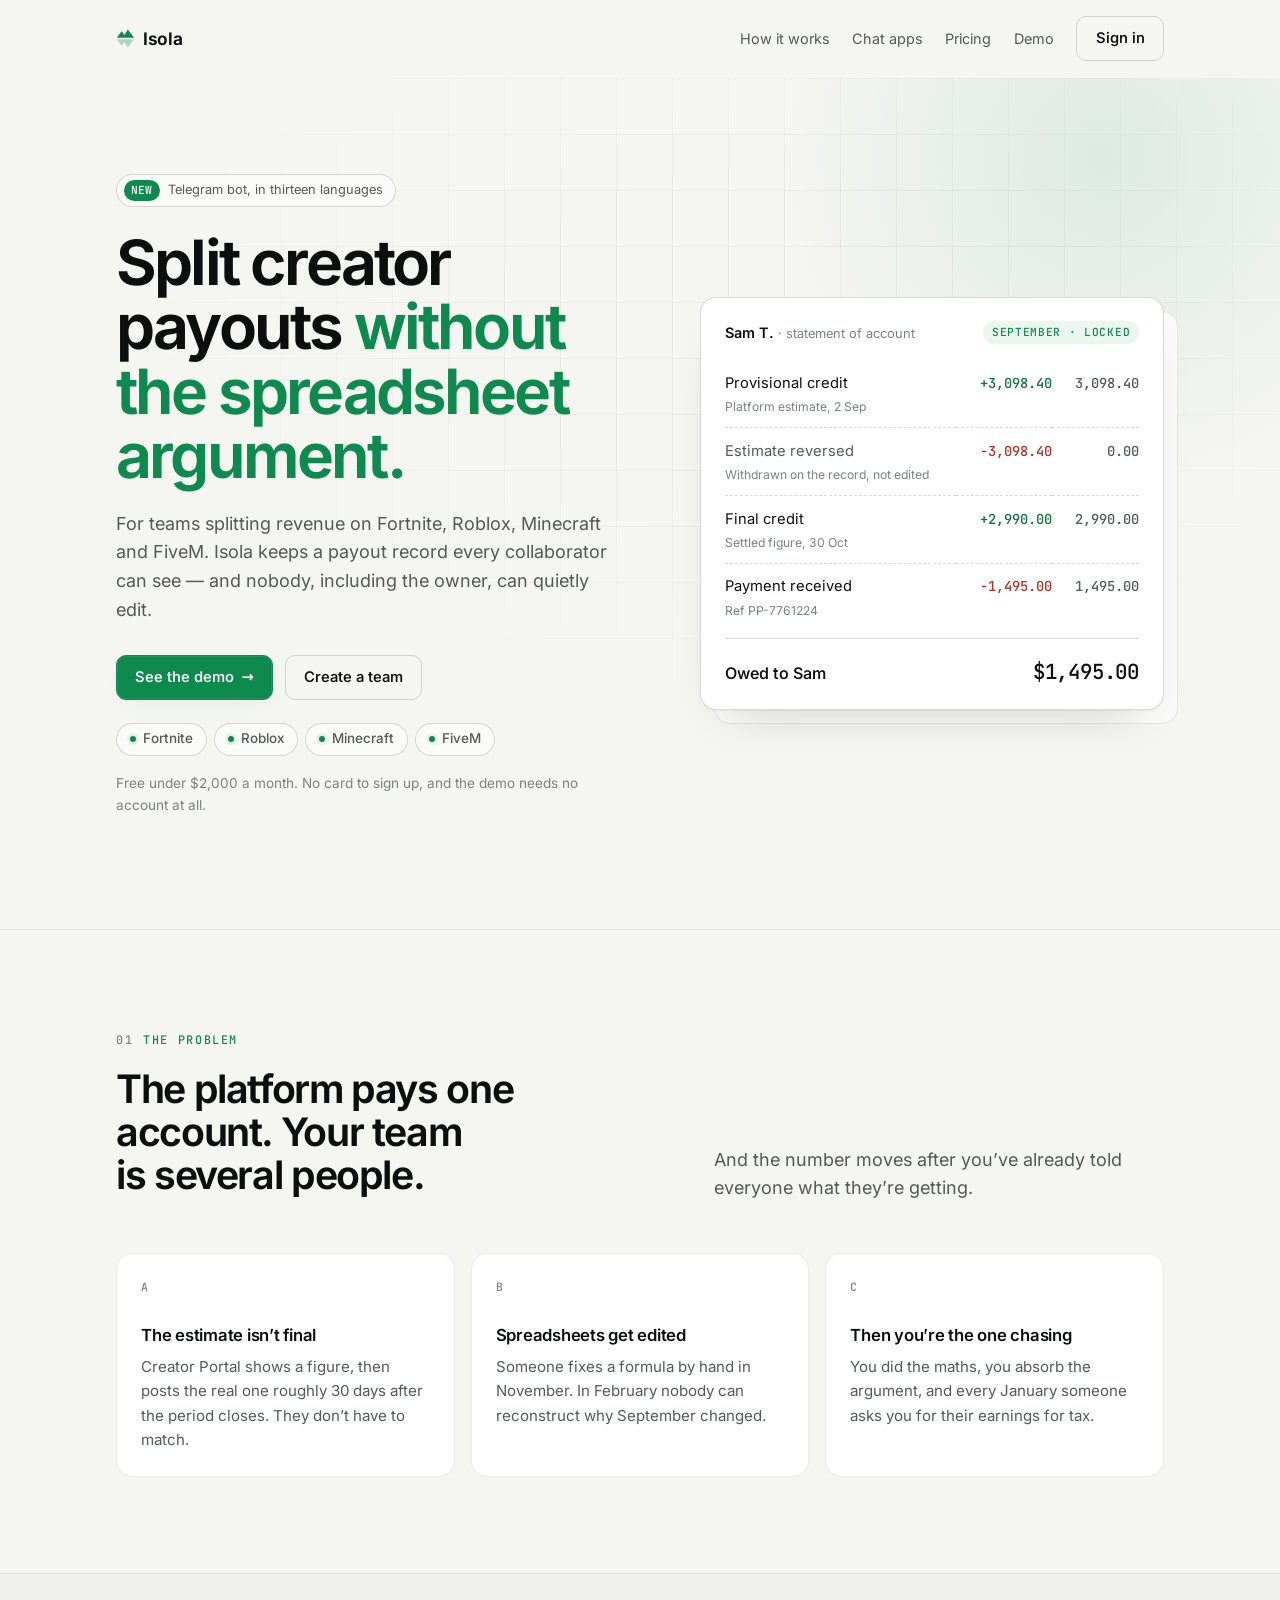
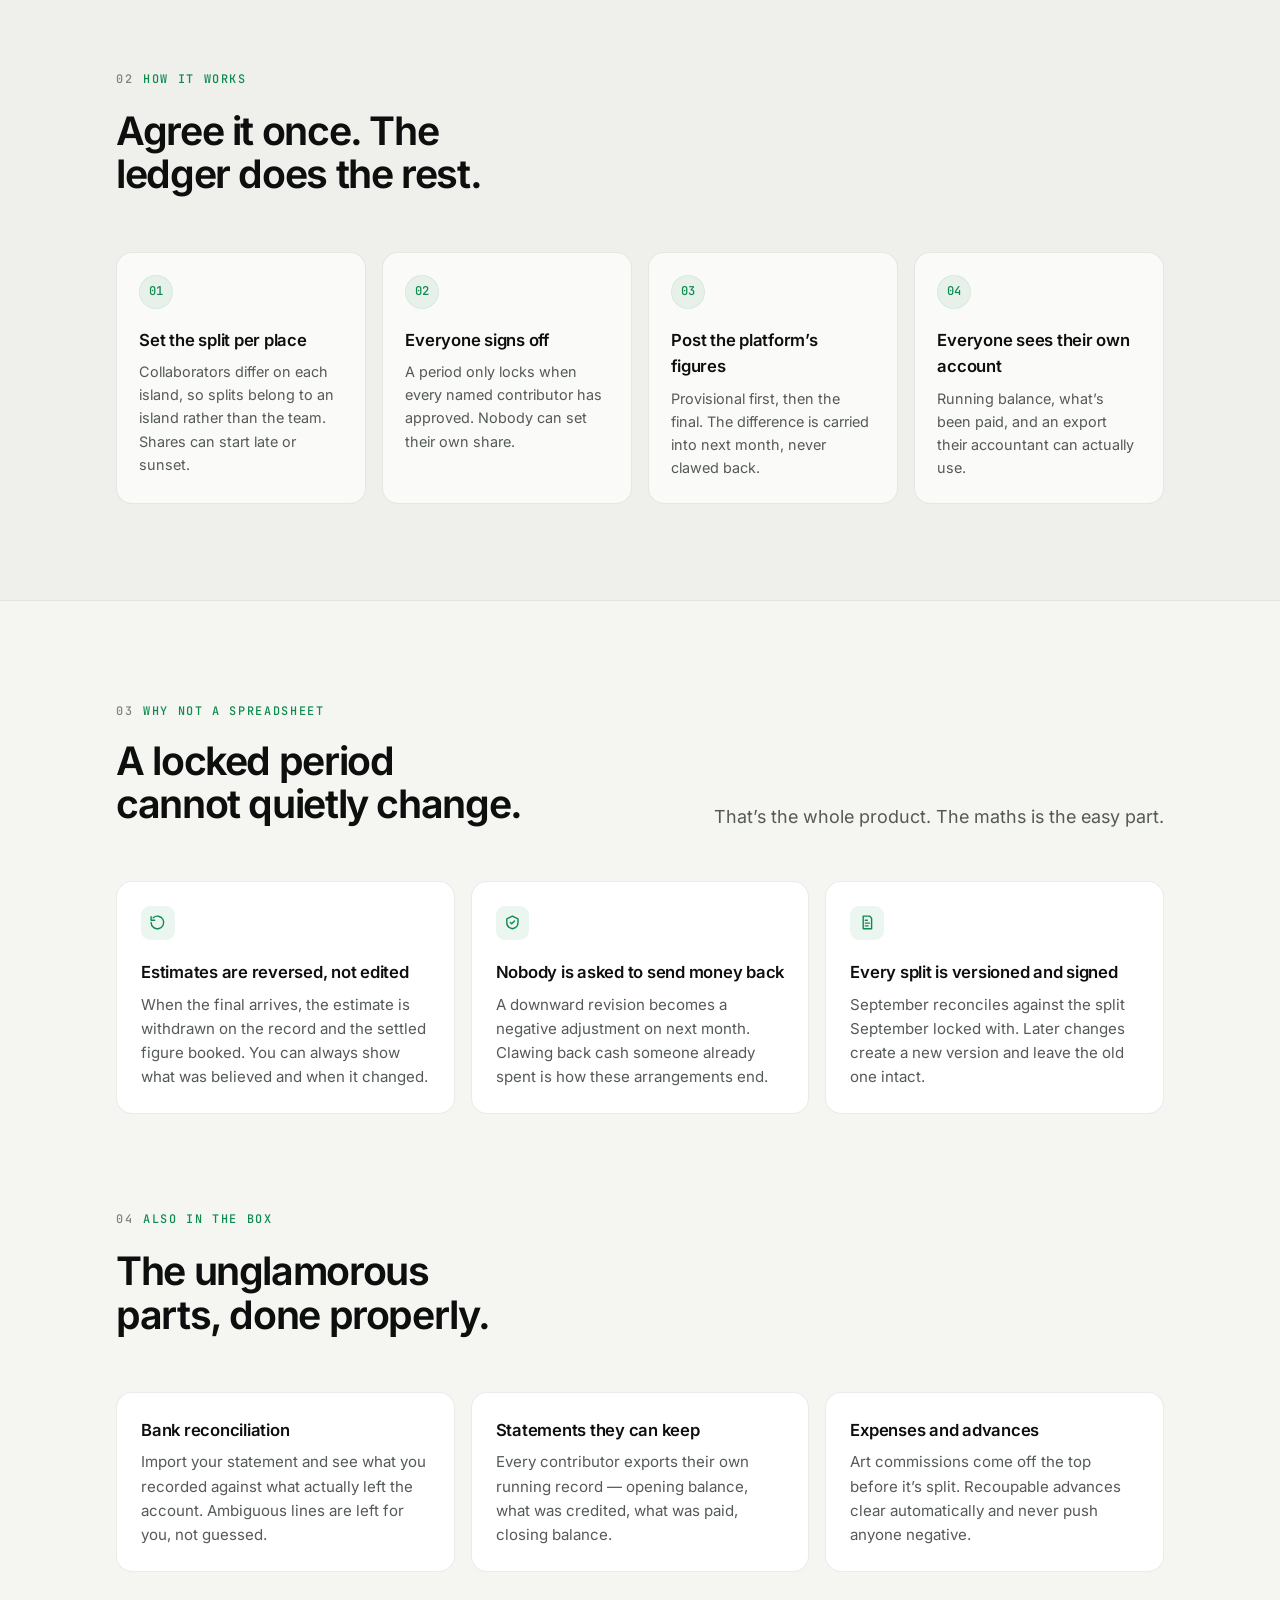
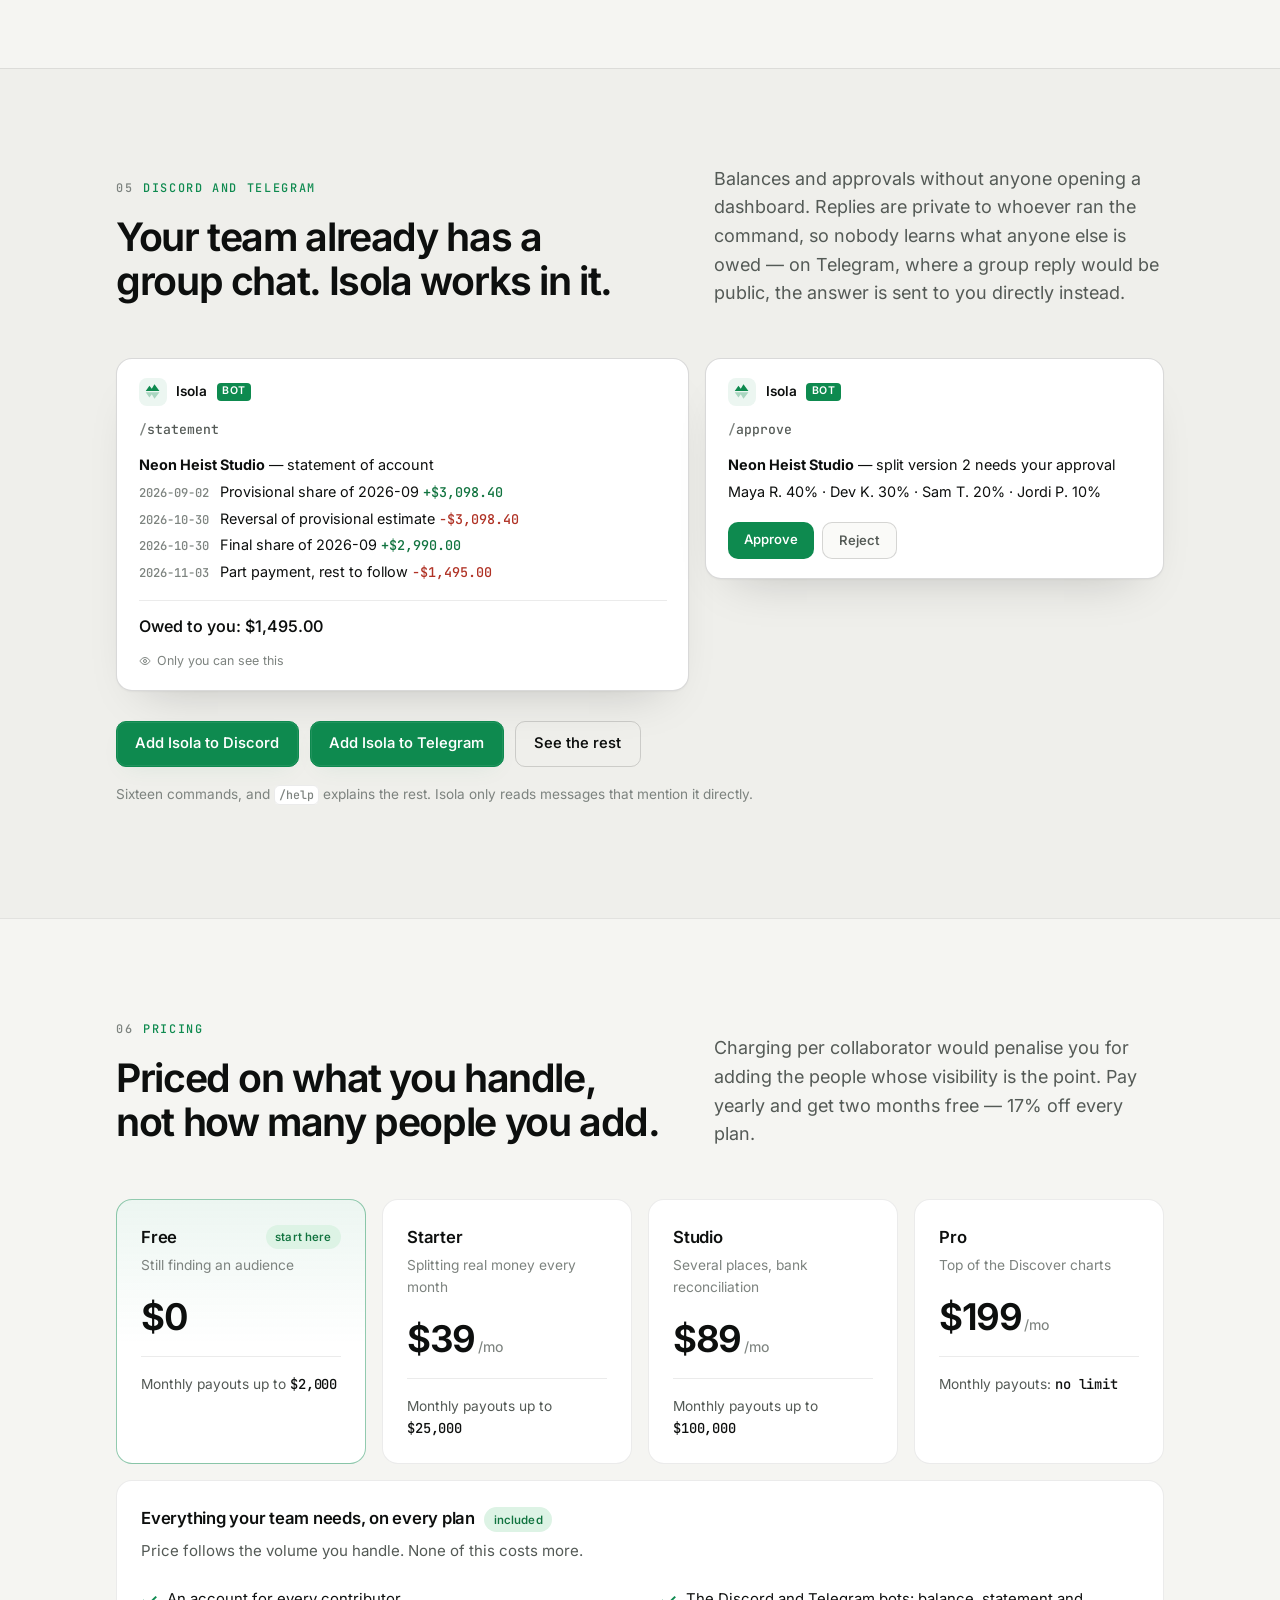
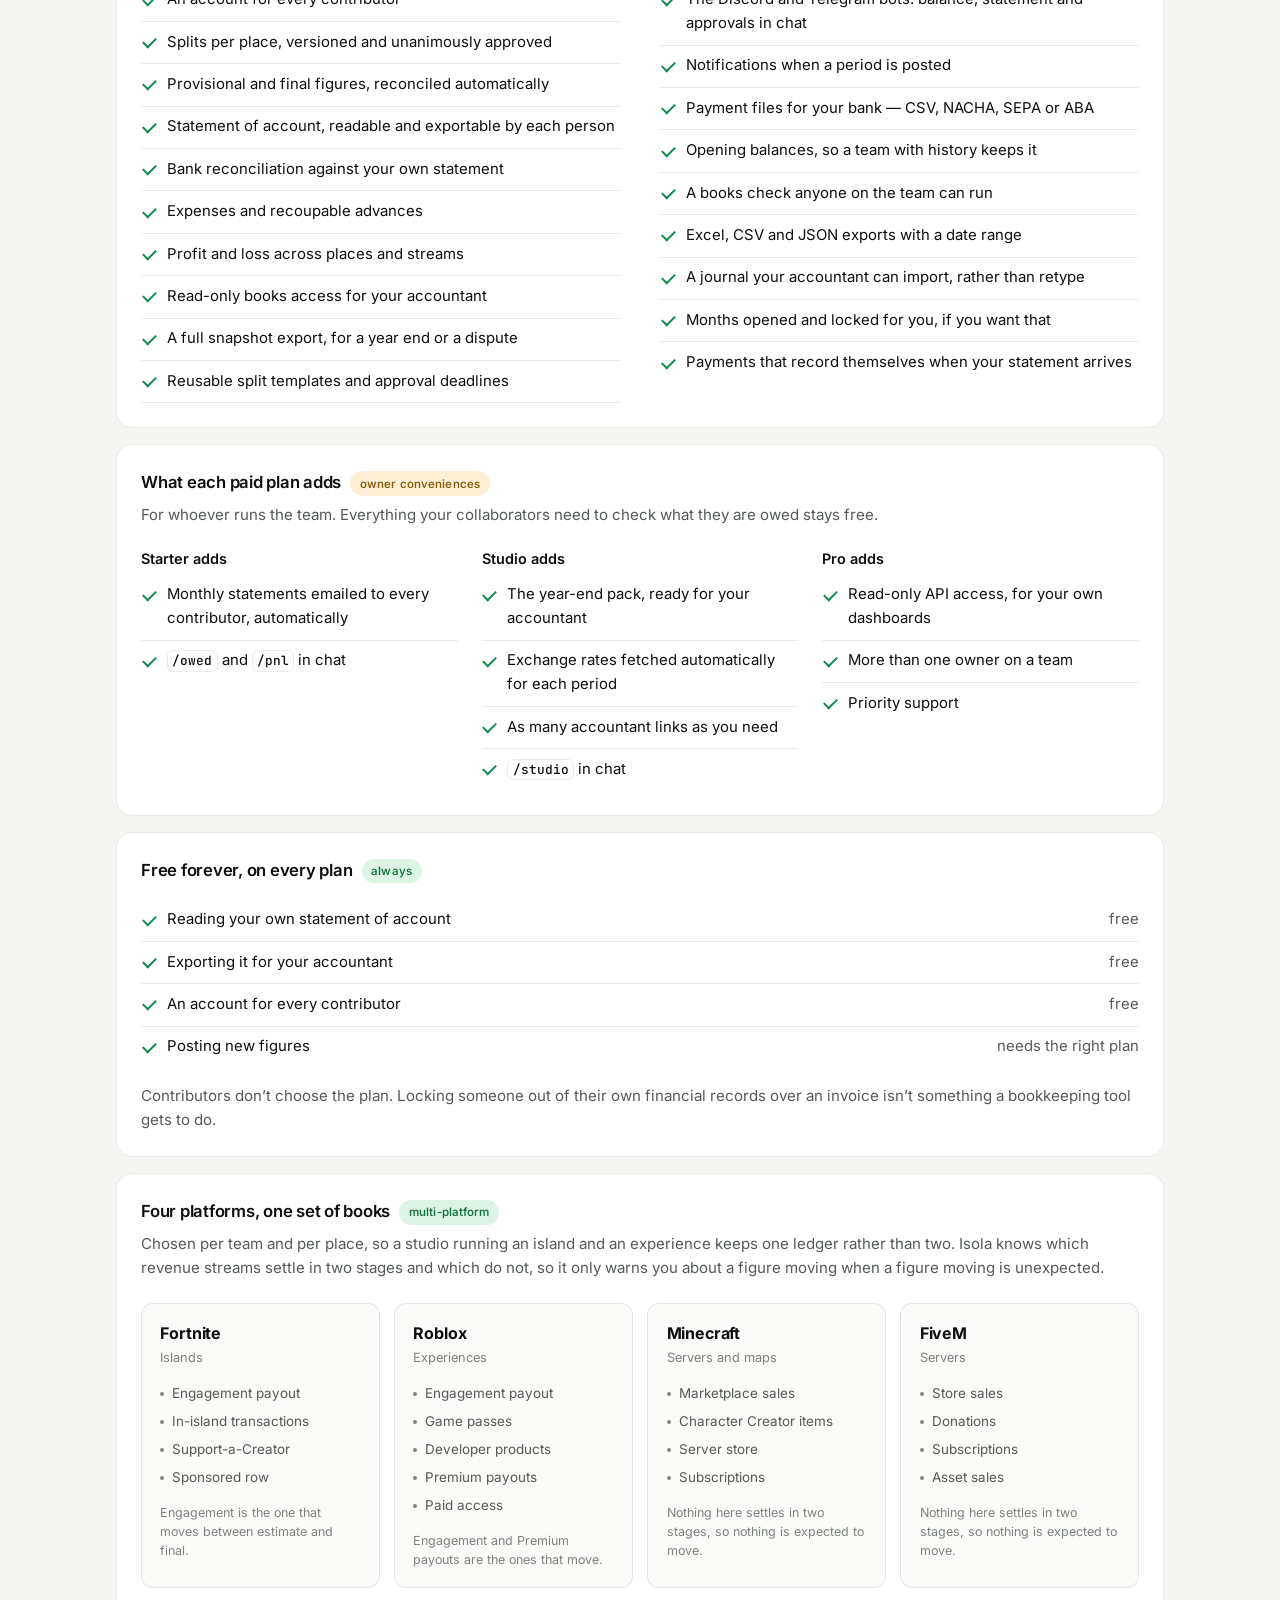
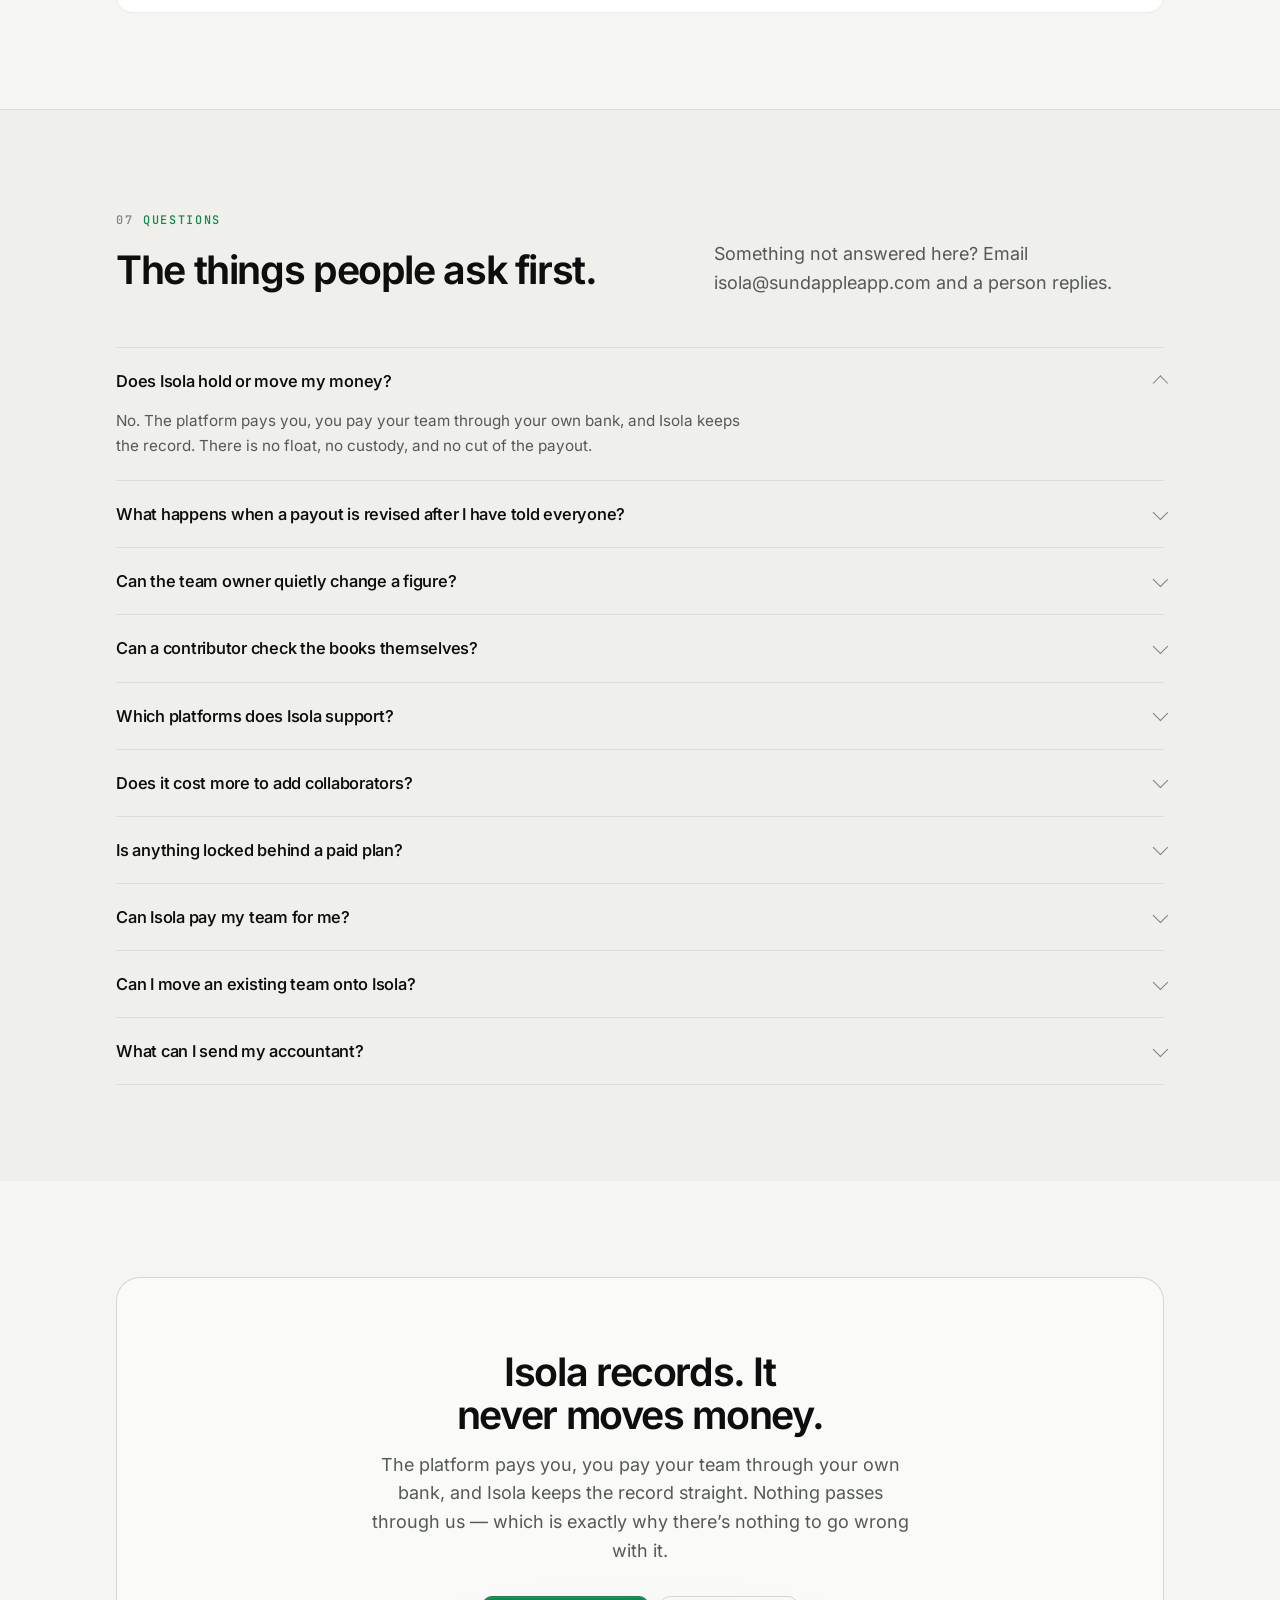
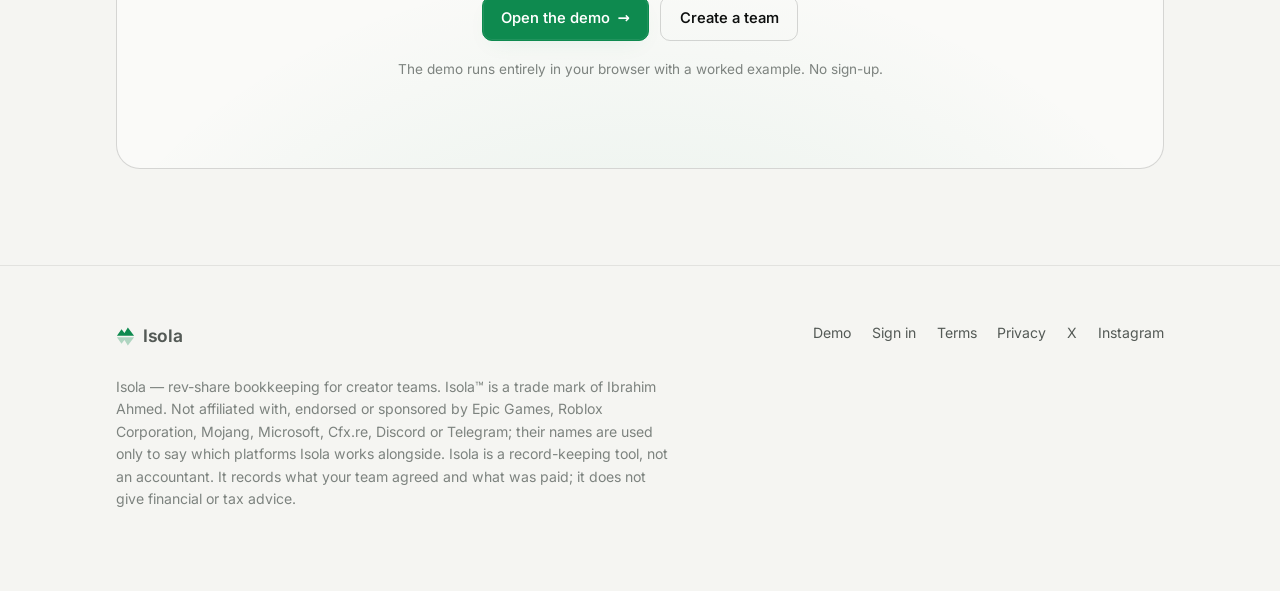
<file: index.html>
<!DOCTYPE html>
<html lang="en">
<head>
<meta charset="utf-8" />
<meta name="viewport" content="width=device-width, initial-scale=1" />
<title>Isola — rev-share bookkeeping for creator teams</title>
<meta name="description" content="Split revenue on Fortnite, Roblox, Minecraft and FiveM. A payout record every collaborator can see, and nobody can quietly edit." />
<meta property="og:title" content="Isola — rev-share bookkeeping for creator teams" />
<meta property="og:description" content="Split revenue on Fortnite, Roblox, Minecraft and FiveM. A payout record every collaborator can see, and nobody can quietly edit." />
<link rel="canonical" href="https://isola.gg/" />
<meta property="og:type" content="website" />
<meta property="og:url" content="https://isola.gg/" />
<meta property="og:site_name" content="Isola" />
<meta property="og:image" content="https://isola.gg/favicon.png" />
<meta name="twitter:card" content="summary" />
<meta name="twitter:title" content="Isola — rev-share bookkeeping for creator teams" />
<meta name="twitter:description" content="Split revenue on Fortnite, Roblox, Minecraft and FiveM. A payout record every collaborator can see, and nobody can quietly edit." />
<meta name="robots" content="index, follow, max-image-preview:large, max-snippet:-1" />
<link rel="icon" type="image/png" sizes="48x48" href="/favicon.png" />
<link rel="icon" href="/favicon.ico" sizes="any" />
<link rel="apple-touch-icon" sizes="180x180" href="/apple-touch-icon.png" />
<link rel="icon" type="image/png" sizes="192x192" href="/icon-192.png" />
<link rel="icon" type="image/png" sizes="512x512" href="/icon-512.png" />
<link rel="preload" href="/fonts/inter.woff2" as="font" type="font/woff2" crossorigin />
<link rel="stylesheet" href="/style.css" />
<script type="application/ld+json">
{
  "@context": "https://schema.org",
  "@graph": [
    {
      "@type": "SoftwareApplication",
      "@id": "https://isola.gg/#app",
      "name": "Isola",
      "applicationCategory": "BusinessApplication",
      "applicationSubCategory": "Accounting",
      "operatingSystem": "Web",
      "url": "https://app.isola.gg",
      "description": "Rev-share bookkeeping for creator teams on Fortnite, Roblox, Minecraft and FiveM. A payout record every collaborator can see and nobody can quietly edit.",
      "inLanguage": [
        "en",
        "es",
        "pt-BR",
        "fr",
        "de",
        "ja"
      ],
      "offers": [
        {
          "@type": "Offer",
          "name": "Free",
          "price": "0",
          "priceCurrency": "USD",
          "description": "Up to $2,000 a month. Every feature included."
        },
        {
          "@type": "Offer",
          "name": "Starter",
          "price": "39",
          "priceCurrency": "USD",
          "description": "Up to $25,000 a month."
        },
        {
          "@type": "Offer",
          "name": "Studio",
          "price": "89",
          "priceCurrency": "USD",
          "description": "Up to $100,000 a month."
        },
        {
          "@type": "Offer",
          "name": "Pro",
          "price": "199",
          "priceCurrency": "USD",
          "description": "No volume limit."
        }
      ],
      "featureList": [
        "Splits agreed per place and approved by every named contributor",
        "Provisional and final figures reconciled automatically",
        "Statement of account readable and exportable by each person",
        "Books integrity check any team member can run",
        "Payment files for your bank in CSV, NACHA, SEPA and ABA formats",
        "Excel, CSV and JSON exports with a date range, for your accountant",
        "Opening balances, so a team with existing history can adopt it",
        "Bank reconciliation, expenses and recoupable advances",
        "Discord and Telegram bots that post when a month settles and nudge on approvals"
      ]
    },
    {
      "@type": "Organization",
      "@id": "https://isola.gg/#org",
      "name": "Isola",
      "url": "https://isola.gg",
      "logo": "https://isola.gg/favicon.png",
      "sameAs": [
        "https://x.com/isolagg",
        "https://instagram.com/isola.gg"
      ]
    },
    {
      "@type": "FAQPage",
      "@id": "https://isola.gg/#faq",
      "mainEntity": [
        {
          "@type": "Question",
          "name": "Does Isola hold or move my money?",
          "acceptedAnswer": {
            "@type": "Answer",
            "text": "No. The platform pays you, you pay your team through your own bank, and Isola keeps the record. There is no float, no custody, and no cut of the payout."
          }
        },
        {
          "@type": "Question",
          "name": "What happens when a payout is revised after I have told everyone?",
          "acceptedAnswer": {
            "@type": "Answer",
            "text": "The provisional credit is reversed and replaced by the final figure rather than edited, and the difference carries into the next month. Nobody is ever asked to send money back."
          }
        },
        {
          "@type": "Question",
          "name": "Can the team owner quietly change a figure?",
          "acceptedAnswer": {
            "@type": "Answer",
            "text": "No. Statements are frozen when posted, so a September statement reads identically in December. Every split version, approval, figure and payment is recorded with who did it and when, and nothing can be removed."
          }
        },
        {
          "@type": "Question",
          "name": "Can a contributor check the books themselves?",
          "acceptedAnswer": {
            "@type": "Answer",
            "text": "Yes. Any team member can run the books check, not just the owner. It confirms each person's balance matches their own entries, each period accounted for what it took in, and every estimate was reversed exactly once. A verification only the owner can run verifies nothing."
          }
        },
        {
          "@type": "Question",
          "name": "Which platforms does Isola support?",
          "acceptedAnswer": {
            "@type": "Answer",
            "text": "Fortnite islands, Roblox experiences, Minecraft servers and maps, and FiveM servers. A team can run places on more than one platform and keep one set of books."
          }
        },
        {
          "@type": "Question",
          "name": "Does it cost more to add collaborators?",
          "acceptedAnswer": {
            "@type": "Answer",
            "text": "No. Pricing follows the volume a team handles, not how many people are on it. Charging per collaborator would penalise adding the people whose visibility is the point, and everyone on the team gets an account on every plan including free."
          }
        },
        {
          "@type": "Question",
          "name": "Is anything locked behind a paid plan?",
          "acceptedAnswer": {
            "@type": "Answer",
            "text": "Nothing your collaborators need. Every contributor can see, check and export their own records on every plan, free. Paid plans add conveniences for whoever runs the team \u2014 scheduled statements, a year-end pack, automatic exchange rates, more than one owner and API access."
          }
        },
        {
          "@type": "Question",
          "name": "Can Isola pay my team for me?",
          "acceptedAnswer": {
            "@type": "Answer",
            "text": "No, and it never will. Isola produces a file listing what each person is owed, which you upload to your own bank and authorise yourself. Four formats are supported: CSV for most banks, NACHA for the United States, SEPA for the eurozone and ABA for Australia. The file contains no bank account details."
          }
        },
        {
          "@type": "Question",
          "name": "Can I move an existing team onto Isola?",
          "acceptedAnswer": {
            "@type": "Answer",
            "text": "Yes. Record what each person was owed on the day you start, and the books begin from there rather than pretending nobody is owed anything. It can only be set once, and only before any figures are posted."
          }
        },
        {
          "@type": "Question",
          "name": "What can I send my accountant?",
          "acceptedAnswer": {
            "@type": "Answer",
            "text": "A general ledger of every transaction chronologically, and a reconciliation showing opening, recognised, paid and closing figures per person. Both take a date range and download as Excel, CSV or JSON. Both are available on the read-only link you give your accountant, so they do not have to ask you."
          }
        }
      ]
    }
  ]
}
</script>

</head>
<body>

<header class="top" id="top">
<div class="wrap">
  <nav>
    <a href="/" class="mark"><svg class="mark-icon" viewBox="80 84 352 372" aria-hidden="true" fill="currentColor"><path d="M88 256 L178 128 L236 202 L302 92 L424 256 Z"/><path opacity=".3" d="M88 284 L178 412 L236 338 L302 448 L424 284 Z"/></svg>Isola</a>
    <div class="links">
      <a href="#how" class="quiet opt">How it works</a>
      <a href="#discord" class="quiet opt">Chat apps</a>
      <a href="#pricing" class="quiet opt">Pricing</a>
      <a href="/demo" class="quiet">Demo</a>
      <a href="https://app.isola.gg" class="btn">Sign in</a>
    </div>
  </nav>
</div>
</header>

<main>
<div class="hero-band">
<div class="wrap">
  <section class="hero">
    <div>
      <div class="badge"><i>NEW</i> Telegram bot, in thirteen languages</div>
      <h1>Split creator payouts <em>without the spreadsheet argument.</em></h1>
      <p class="lede">For teams splitting revenue on Fortnite, Roblox, Minecraft and FiveM.
        Isola keeps a payout record every collaborator can see &mdash; and nobody,
        including the owner, can quietly edit.</p>
      <div class="cta-row">
        <a href="/demo" class="btn solid">See the demo <span class="arr" aria-hidden="true">&rarr;</span></a>
        <a href="https://app.isola.gg" class="btn">Create a team</a>
      </div>
      <ul class="platforms" aria-label="Supported platforms">
        <li><span></span>Fortnite</li>
        <li><span></span>Roblox</li>
        <li><span></span>Minecraft</li>
        <li><span></span>FiveM</li>
      </ul>
      <p class="fine">Free under $2,000 a month. No card to sign up, and the demo needs no account at all.</p>
    </div>

    <div class="ledger-stack">
      <div class="ledger" aria-label="Example statement of account">
        <div class="cap"><span><strong>Sam T.</strong> &middot; statement of account</span><span class="locked">September &middot; locked</span></div>
        <table>
          <tbody>
            <tr class="row-anim" style="animation-delay:.15s">
              <td>Provisional credit<span class="note">Platform estimate, 2 Sep</span></td><td class="r pos">+3,098.40</td><td class="r muted">3,098.40</td>
            </tr>
            <tr class="row-anim struck" style="animation-delay:.75s">
              <td>Estimate reversed<span class="note">Withdrawn on the record, not edited</span></td><td class="r neg">&minus;3,098.40</td><td class="r muted">0.00</td>
            </tr>
            <tr class="row-anim" style="animation-delay:1.15s">
              <td>Final credit<span class="note">Settled figure, 30 Oct</span></td><td class="r pos">+2,990.00</td><td class="r muted">2,990.00</td>
            </tr>
            <tr class="row-anim" style="animation-delay:1.55s">
              <td>Payment received<span class="note">Ref PP-7761224</span></td>
              <td class="r neg">&minus;1,495.00</td><td class="r muted">1,495.00</td>
            </tr>
          </tbody>
        </table>
        <div class="foot row-anim" style="animation-delay:1.95s">
          <span>Owed to Sam</span><span class="num">$1,495.00</span>
        </div>
      </div>
    </div>
  </section>
</div>
</div>

<div class="band">
<div class="wrap">
  <section>
    <div class="head split">
      <div>
        <div class="eyebrow"><b>01</b> The problem</div>
        <h2>The platform pays one account. Your team is several people.</h2>
      </div>
      <p class="lede">And the number moves after you&rsquo;ve already told everyone what they&rsquo;re getting.</p>
    </div>
    <div class="grid">
      <div class="card">
        <span class="idx">A</span>
        <h3>The estimate isn&rsquo;t final</h3>
        <p>Creator Portal shows a figure, then posts the real one roughly 30 days
          after the period closes. They don&rsquo;t have to match.</p>
      </div>
      <div class="card">
        <span class="idx">B</span>
        <h3>Spreadsheets get edited</h3>
        <p>Someone fixes a formula by hand in November. In February nobody can
          reconstruct why September changed.</p>
      </div>
      <div class="card">
        <span class="idx">C</span>
        <h3>Then you&rsquo;re the one chasing</h3>
        <p>You did the maths, you absorb the argument, and every January someone
          asks you for their earnings for tax.</p>
      </div>
    </div>
  </section>
</div>
</div>

<div class="band alt" id="how">
<div class="wrap">
  <section>
    <div class="head">
      <div class="eyebrow"><b>02</b> How it works</div>
      <h2>Agree it once. The ledger does the rest.</h2>
    </div>
    <div class="steps">
      <div class="step">
        <h3>Set the split per place</h3>
        <p class="muted small">Collaborators differ on each island, so splits belong
          to an island rather than the team. Shares can start late or sunset.</p>
      </div>
      <div class="step">
        <h3>Everyone signs off</h3>
        <p class="muted small">A period only locks when every named contributor has
          approved. Nobody can set their own share.</p>
      </div>
      <div class="step">
        <h3>Post the platform&rsquo;s figures</h3>
        <p class="muted small">Provisional first, then the final. The difference is
          carried into next month, never clawed back.</p>
      </div>
      <div class="step">
        <h3>Everyone sees their own account</h3>
        <p class="muted small">Running balance, what&rsquo;s been paid, and an export
          their accountant can actually use.</p>
      </div>
    </div>
  </section>
</div>
</div>

<div class="band">
<div class="wrap">
  <section>
    <div class="head split">
      <div>
        <div class="eyebrow"><b>03</b> Why not a spreadsheet</div>
        <h2>A locked period cannot quietly change.</h2>
      </div>
      <p class="lede">That&rsquo;s the whole product. The maths is the easy part.</p>
    </div>
    <div class="grid">
      <div class="card">
        <span class="glyph"><svg viewBox="0 0 24 24" fill="none" stroke="currentColor" stroke-width="2" stroke-linecap="round" stroke-linejoin="round" aria-hidden="true"><path d="M3 12a9 9 0 1 0 3-6.7"/><path d="M3 4v5h5"/></svg></span>
        <h3>Estimates are reversed, not edited</h3>
        <p>When the final arrives, the estimate is withdrawn on the record and the
          settled figure booked. You can always show what was believed and when it changed.</p>
      </div>
      <div class="card">
        <span class="glyph"><svg viewBox="0 0 24 24" fill="none" stroke="currentColor" stroke-width="2" stroke-linecap="round" stroke-linejoin="round" aria-hidden="true"><path d="M12 3l8 4v5c0 5-3.5 8-8 9-4.5-1-8-4-8-9V7z"/><path d="M9 12l2 2 4-4"/></svg></span>
        <h3>Nobody is asked to send money back</h3>
        <p>A downward revision becomes a negative adjustment on next month.
          Clawing back cash someone already spent is how these arrangements end.</p>
      </div>
      <div class="card">
        <span class="glyph"><svg viewBox="0 0 24 24" fill="none" stroke="currentColor" stroke-width="2" stroke-linecap="round" stroke-linejoin="round" aria-hidden="true"><path d="M6 3h9l3 3v15H6z"/><path d="M9 13h6M9 17h4M9 9h3"/></svg></span>
        <h3>Every split is versioned and signed</h3>
        <p>September reconciles against the split September locked with. Later
          changes create a new version and leave the old one intact.</p>
      </div>
    </div>
  </section>

  <section style="padding-top:0">
    <div class="head">
      <div class="eyebrow"><b>04</b> Also in the box</div>
      <h2>The unglamorous parts, done properly.</h2>
    </div>
    <div class="grid">
      <div class="card">
        <h3>Bank reconciliation</h3>
        <p>Import your statement and see what you recorded against what actually
          left the account. Ambiguous lines are left for you, not guessed.</p>
      </div>
      <div class="card">
        <h3>Statements they can keep</h3>
        <p>Every contributor exports their own running record &mdash; opening
          balance, what was credited, what was paid, closing balance.</p>
      </div>
      <div class="card">
        <h3>Expenses and advances</h3>
        <p>Art commissions come off the top before it&rsquo;s split. Recoupable
          advances clear automatically and never push anyone negative.</p>
      </div>
    </div>
  </section>
</div>
</div>

<div class="band alt" id="discord">
<div class="wrap">
  <section>
    <div class="head split">
      <div>
        <div class="eyebrow"><b>05</b> Discord and Telegram</div>
        <h2>Your team already has a group chat. Isola works in it.</h2>
      </div>
      <p class="lede">Balances and approvals without anyone opening a dashboard.
        Replies are private to whoever ran the command, so nobody learns what
        anyone else is owed &mdash; on Telegram, where a group reply would be
        public, the answer is sent to you directly instead.</p>
    </div>

    <div class="chat-pair">
      <div class="chat">
        <div class="who"><span class="av"><svg viewBox="80 84 352 372" fill="currentColor" aria-hidden="true"><path d="M88 256 L178 128 L236 202 L302 92 L424 256 Z"/><path opacity=".3" d="M88 284 L178 412 L236 338 L302 448 L424 284 Z"/></svg></span><b>Isola</b><span class="tag">BOT</span></div>
        <div class="cmd">/<b>statement</b></div>
        <div class="line">
          <strong>Neon Heist Studio</strong> — statement of account<br>
          <span class="date">2026-09-02</span> Provisional share of 2026-09 <span class="up">+$3,098.40</span><br>
          <span class="date">2026-10-30</span> Reversal of provisional estimate <span class="down">−$3,098.40</span><br>
          <span class="date">2026-10-30</span> Final share of 2026-09 <span class="up">+$2,990.00</span><br>
          <span class="date">2026-11-03</span> Part payment, rest to follow <span class="down">−$1,495.00</span>
        </div>
        <div class="owed">Owed to you: $1,495.00</div>
        <div class="only-you"><svg width="12" height="12" viewBox="0 0 24 24" fill="none" stroke="currentColor" stroke-width="2" aria-hidden="true"><path d="M2 12s3.5-7 10-7 10 7 10 7-3.5 7-10 7S2 12 2 12z"/><circle cx="12" cy="12" r="3"/></svg>Only you can see this</div>
      </div>

      <div class="chat">
        <div class="who"><span class="av"><svg viewBox="80 84 352 372" fill="currentColor" aria-hidden="true"><path d="M88 256 L178 128 L236 202 L302 92 L424 256 Z"/><path opacity=".3" d="M88 284 L178 412 L236 338 L302 448 L424 284 Z"/></svg></span><b>Isola</b><span class="tag">BOT</span></div>
        <div class="cmd">/<b>approve</b></div>
        <div class="line">
          <strong>Neon Heist Studio</strong> — split version 2 needs your approval<br>
          Maya R. 40% · Dev K. 30% · Sam T. 20% · Jordi P. 10%
        </div>
        <div class="btns"><span class="yes">Approve</span><span class="no">Reject</span></div>
      </div>
    </div>

    <div class="cta-row">
      <a href="https://discord.com/oauth2/authorize?client_id=1538270385336881263&scope=bot+applications.commands" class="btn solid" target="_blank" rel="noopener">Add Isola to Discord</a>
      <a href="https://t.me/isolagg_bot" class="btn solid" target="_blank" rel="noopener">Add Isola to Telegram</a>
      <a href="/demo" class="btn">See the rest</a>
    </div>
    <p class="fine">Sixteen commands, and <code>/help</code> explains the rest.
      Isola only reads messages that mention it directly.</p>
  </section>
</div>
</div>

<div class="band" id="pricing">
<div class="wrap">
  <section>
    <div class="head split">
      <div>
        <div class="eyebrow"><b>06</b> Pricing</div>
        <h2>Priced on what you handle, not how many people you add.</h2>
      </div>
      <p class="lede">Charging per collaborator would penalise you for adding the
        people whose visibility is the point. Pay yearly and get two months free &mdash; 17% off every plan.</p>
    </div>

    <div class="plans-grid">
      <div class="plan lead">
        <h3>Free <span class="pill">start here</span></h3>
        <p class="who">Still finding an audience</p>
        <div class="price">$0</div>
        <div class="cap">Monthly payouts up to <span class="num">$2,000</span></div>
      </div>
      <div class="plan">
        <h3>Starter</h3>
        <p class="who">Splitting real money every month</p>
        <div class="price">$39<small>/mo</small></div>
        <div class="cap">Monthly payouts up to <span class="num">$25,000</span></div>
      </div>
      <div class="plan">
        <h3>Studio</h3>
        <p class="who">Several places, bank reconciliation</p>
        <div class="price">$89<small>/mo</small></div>
        <div class="cap">Monthly payouts up to <span class="num">$100,000</span></div>
      </div>
      <div class="plan">
        <h3>Pro</h3>
        <p class="who">Top of the Discover charts</p>
        <div class="price">$199<small>/mo</small></div>
        <div class="cap">Monthly payouts: <span class="num">no limit</span></div>
      </div>
    </div>

    <div class="stack" style="margin-top:1rem">
      <div class="card">
        <h3>Everything your team needs, on every plan <span class="pill">included</span></h3>
        <p class="small" style="margin:0 0 .4rem">Price follows the volume you handle. None of this costs more.</p>
        <ul class="ticks cols">
          <li><span>An account for every contributor</span></li>
          <li><span>Splits per place, versioned and unanimously approved</span></li>
          <li><span>Provisional and final figures, reconciled automatically</span></li>
          <li><span>Statement of account, readable and exportable by each person</span></li>
          <li><span>Bank reconciliation against your own statement</span></li>
          <li><span>Expenses and recoupable advances</span></li>
          <li><span>Profit and loss across places and streams</span></li>
          <li><span>Read-only books access for your accountant</span></li>
          <li><span>A full snapshot export, for a year end or a dispute</span></li>
          <li><span>Reusable split templates and approval deadlines</span></li>
          <li><span>The Discord and Telegram bots: balance, statement and approvals in chat</span></li>
          <li><span>Notifications when a period is posted</span></li>
          <li><span>Payment files for your bank &mdash; CSV, NACHA, SEPA or ABA</span></li>
          <li><span>Opening balances, so a team with history keeps it</span></li>
          <li><span>A books check anyone on the team can run</span></li>
          <li><span>Excel, CSV and JSON exports with a date range</span></li>
          <li><span>A journal your accountant can import, rather than retype</span></li>
          <li><span>Months opened and locked for you, if you want that</span></li>
          <li><span>Payments that record themselves when your statement arrives</span></li>
        </ul>
      </div>

      <div class="card">
        <h3>What each paid plan adds <span class="pill amber">owner conveniences</span></h3>
        <p class="small" style="margin:0">For whoever runs the team. Everything your collaborators
          need to check what they are owed stays free.</p>
        <div class="addons">
          <div>
            <h4>Starter adds</h4>
            <ul class="ticks">
              <li><span>Monthly statements emailed to every contributor, automatically</span></li>
              <li><span><code>/owed</code> and <code>/pnl</code> in chat</span></li>
            </ul>
          </div>
          <div>
            <h4>Studio adds</h4>
            <ul class="ticks">
              <li><span>The year-end pack, ready for your accountant</span></li>
              <li><span>Exchange rates fetched automatically for each period</span></li>
              <li><span>As many accountant links as you need</span></li>
              <li><span><code>/studio</code> in chat</span></li>
            </ul>
          </div>
          <div>
            <h4>Pro adds</h4>
            <ul class="ticks">
              <li><span>Read-only API access, for your own dashboards</span></li>
              <li><span>More than one owner on a team</span></li>
              <li><span>Priority support</span></li>
            </ul>
          </div>
        </div>
      </div>

      <div class="card">
        <h3>Free forever, on every plan <span class="pill">always</span></h3>
        <ul class="ticks">
          <li><span>Reading your own statement of account</span><span class="muted">free</span></li>
          <li><span>Exporting it for your accountant</span><span class="muted">free</span></li>
          <li><span>An account for every contributor</span><span class="muted">free</span></li>
          <li><span>Posting new figures</span><span class="muted">needs the right plan</span></li>
        </ul>
        <p class="small" style="margin-top:1rem">Contributors don&rsquo;t choose the plan.
          Locking someone out of their own financial records over an invoice isn&rsquo;t
          something a bookkeeping tool gets to do.</p>
      </div>

      <div class="card">
        <h3>Four platforms, one set of books <span class="pill">multi-platform</span></h3>
        <p class="small" style="margin:0">Chosen per team and per place, so a studio
          running an island and an experience keeps one ledger rather than two. Isola knows which
          revenue streams settle in two stages and which do not, so it only warns you about a
          figure moving when a figure moving is unexpected.</p>
        <div class="platform-grid">
          <div class="platform-card">
            <h4>Fortnite</h4>
            <p class="what">Islands</p>
            <ul><li>Engagement payout</li><li>In-island transactions</li><li>Support-a-Creator</li><li>Sponsored row</li></ul>
            <p class="moves">Engagement is the one that moves between estimate and final.</p>
          </div>
          <div class="platform-card">
            <h4>Roblox</h4>
            <p class="what">Experiences</p>
            <ul><li>Engagement payout</li><li>Game passes</li><li>Developer products</li><li>Premium payouts</li><li>Paid access</li></ul>
            <p class="moves">Engagement and Premium payouts are the ones that move.</p>
          </div>
          <div class="platform-card">
            <h4>Minecraft</h4>
            <p class="what">Servers and maps</p>
            <ul><li>Marketplace sales</li><li>Character Creator items</li><li>Server store</li><li>Subscriptions</li></ul>
            <p class="moves">Nothing here settles in two stages, so nothing is expected to move.</p>
          </div>
          <div class="platform-card">
            <h4>FiveM</h4>
            <p class="what">Servers</p>
            <ul><li>Store sales</li><li>Donations</li><li>Subscriptions</li><li>Asset sales</li></ul>
            <p class="moves">Nothing here settles in two stages, so nothing is expected to move.</p>
          </div>
        </div>
      </div>
    </div>
  </section>
</div>
</div>

<div class="band alt" id="faq">
<div class="wrap">
  <section>
    <div class="head split">
      <div>
        <div class="eyebrow"><b>07</b> Questions</div>
        <h2>The things people ask first.</h2>
      </div>
      <p class="lede">Something not answered here? Email isola@sundappleapp.com and a person replies.</p>
    </div>
    <div class="faq">
      <details open>
        <summary><h3>Does Isola hold or move my money?</h3></summary>
        <p>No. The platform pays you, you pay your team through your own bank, and Isola keeps the record. There is no float, no custody, and no cut of the payout.</p>
      </details>
      <details>
        <summary><h3>What happens when a payout is revised after I have told everyone?</h3></summary>
        <p>The provisional credit is reversed and replaced by the final figure rather than edited, and the difference carries into the next month. Nobody is ever asked to send money back.</p>
      </details>
      <details>
        <summary><h3>Can the team owner quietly change a figure?</h3></summary>
        <p>No. Statements are frozen when posted, so a September statement reads identically in December. Every split version, approval, figure and payment is recorded with who did it and when, and nothing can be removed.</p>
      </details>
      <details>
        <summary><h3>Can a contributor check the books themselves?</h3></summary>
        <p>Yes. Any team member can run the books check, not just the owner. A verification only the owner can run verifies nothing.</p>
      </details>
      <details>
        <summary><h3>Which platforms does Isola support?</h3></summary>
        <p>Fortnite islands, Roblox experiences, Minecraft servers and maps, and FiveM servers. A team can run places on more than one platform and keep one set of books.</p>
      </details>
      <details>
        <summary><h3>Does it cost more to add collaborators?</h3></summary>
        <p>No. Pricing follows the volume your team handles, not how many people are on it. Everyone gets an account on every plan, including free.</p>
      </details>
      <details>
        <summary><h3>Is anything locked behind a paid plan?</h3></summary>
        <p>Nothing your collaborators need. Every contributor can see, check and export their own records on every plan, free. Paid plans add conveniences for whoever runs the team &mdash; scheduled statements, a year-end pack, automatic exchange rates, more than one owner and API access.</p>
      </details>
      <details>
        <summary><h3>Can Isola pay my team for me?</h3></summary>
        <p>No, and it never will. Isola produces a file listing what each person is owed, which you upload to your own bank and authorise yourself. CSV for most banks, NACHA for the United States, SEPA for the eurozone, ABA for Australia. The file contains no bank account details.</p>
      </details>
      <details>
        <summary><h3>Can I move an existing team onto Isola?</h3></summary>
        <p>Yes. Record what each person was owed on the day you start, and the books begin from there rather than pretending nobody is owed anything.</p>
      </details>
      <details>
        <summary><h3>What can I send my accountant?</h3></summary>
        <p>A general ledger of every transaction, and a reconciliation showing opening, recognised, paid and closing figures per person. Both take a date range and download as Excel, CSV or JSON &mdash; and both are on the read-only link you give them, so they need not ask you.</p>
      </details>
    </div>
  </section>
</div>
</div>

<div class="wrap">
  <section>
    <div class="closer">
      <h2>Isola records. It never moves money.</h2>
      <p class="lede">The platform pays you, you pay your team through your own bank, and
        Isola keeps the record straight. Nothing passes through us &mdash; which is
        exactly why there&rsquo;s nothing to go wrong with it.</p>
      <div class="cta-row">
        <a href="/demo" class="btn solid">Open the demo <span class="arr" aria-hidden="true">&rarr;</span></a>
        <a href="https://app.isola.gg" class="btn">Create a team</a>
      </div>
      <p class="fine">The demo runs entirely in your browser with a worked example. No sign-up.</p>
    </div>
  </section>
</div>
</main>

<footer>
  <div class="wrap">
    <div class="foot-grid">
      <a href="/" class="mark"><svg class="mark-icon" viewBox="80 84 352 372" aria-hidden="true" fill="currentColor"><path d="M88 256 L178 128 L236 202 L302 92 L424 256 Z"/><path opacity=".3" d="M88 284 L178 412 L236 338 L302 448 L424 284 Z"/></svg>Isola</a>
      <div class="foot-links"><a href="/demo">Demo</a><a href="https://app.isola.gg">Sign in</a><a href="/terms">Terms</a><a href="/privacy">Privacy</a><a href="https://x.com/isolagg" rel="me">X</a><a href="https://instagram.com/isola.gg" rel="me">Instagram</a></div>
    </div>
    <p class="legal">Isola &mdash; rev-share bookkeeping for creator teams. Isola&trade; is a trade mark of Ibrahim Ahmed.
      Not affiliated with, endorsed or sponsored by Epic Games, Roblox Corporation, Mojang, Microsoft, Cfx.re, Discord or Telegram;
      their names are used only to say which platforms Isola works alongside.
      Isola is a record-keeping tool, not an accountant. It records what your
      team agreed and what was paid; it does not give financial or tax advice.</p>
  </div>
</footer>

<script>
  (function () {
    var top = document.getElementById('top');
    function onScroll() { top.classList.toggle('scrolled', window.scrollY > 8); }
    window.addEventListener('scroll', onScroll, { passive: true }); onScroll();
  })();
</script>
</body>
</html>
</file>
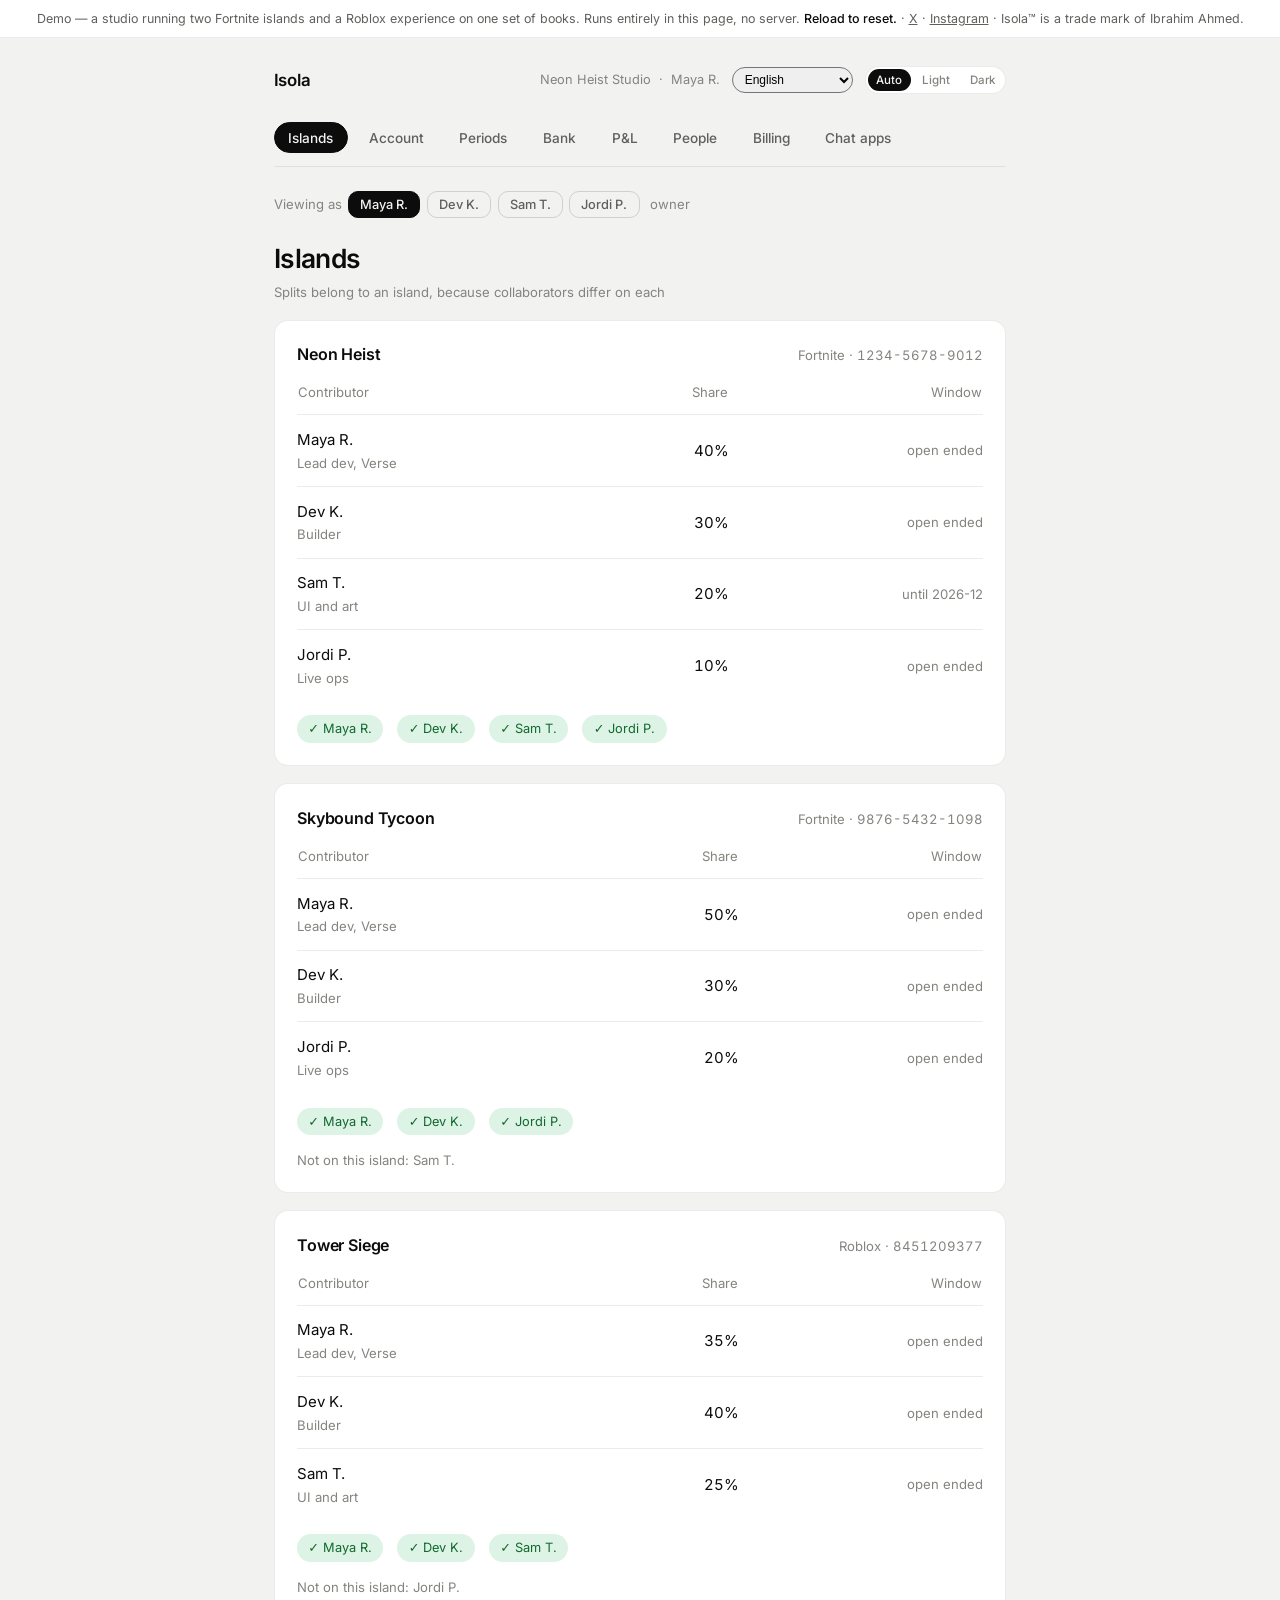
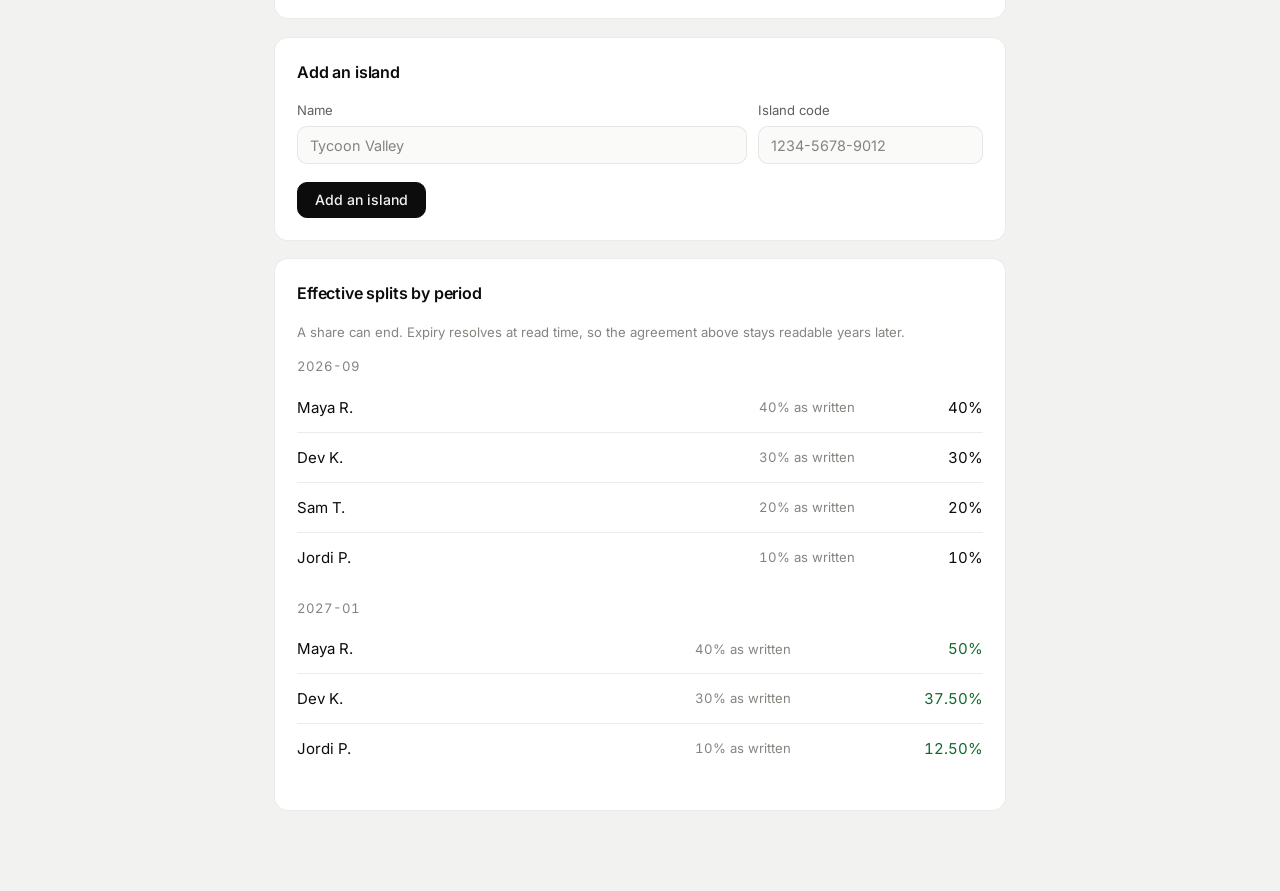
<file: demo.html>
<!DOCTYPE html>
<html lang="en">
<head>
<meta charset="utf-8" />
<meta name="viewport" content="width=device-width, initial-scale=1" />
<title>Isola demo — a creator team splitting a month</title>
<link rel="preload" href="/fonts/inter.woff2" as="font" type="font/woff2" crossorigin />
<style>
@font-face { font-family:'Inter'; font-style:normal; font-weight:100 900; font-display:swap; src:url('/fonts/inter.woff2') format('woff2'); }
  :root {
    color-scheme: dark light;
    --bg:        #0E0E0E;
    --card:      #1A1A1A;
    --card-2:    #151515;
    --border:    rgba(255,255,255,.08);
    --border-2:  rgba(255,255,255,.14);
    --text:      #FFFFFF;
    --text-2:    #A3A3A3;
    --text-3:    #6E6E6E;
    --amber-bg:  #3A2708;  --amber:  #F5A524;
    --green-bg:  #0E2B1D;  --green:  #4ADE80;
    --red-bg:    #2E1414;  --red:    #F87171;
    --radius:    14px;
    --radius-sm: 10px;
  }
  /* Light palette. Applied when the system asks for it and nothing has
     been chosen, or when it has been chosen explicitly. Kept in one place
     so the two paths can never drift apart. */
  @media (prefers-color-scheme: light) {
    :root:not([data-theme]) {
      color-scheme: light;
      --bg:#F2F2F0; --card:#FFFFFF; --card-2:#FAFAF9;
      --border:rgba(0,0,0,.08); --border-2:rgba(0,0,0,.14);
      --text:#0C0C0C; --text-2:#5F5F5C; --text-3:#84847F;
      --amber-bg:#FDF0D5; --amber:#8A5A06;
      --green-bg:#DDF3E5; --green:#12692F;
      --red-bg:#FBE6E4;   --red:#B03225;
    }
  }
  :root[data-theme="light"] {
    color-scheme: light;
    --bg:#F2F2F0; --card:#FFFFFF; --card-2:#FAFAF9;
    --border:rgba(0,0,0,.08); --border-2:rgba(0,0,0,.14);
    --text:#0C0C0C; --text-2:#5F5F5C; --text-3:#84847F;
    --amber-bg:#FDF0D5; --amber:#8A5A06;
    --green-bg:#DDF3E5; --green:#12692F;
    --red-bg:#FBE6E4;   --red:#B03225;
  }
  :root[data-theme="dark"] { color-scheme: dark; }

  .theme-toggle { display: inline-flex; gap: 2px; padding: 2px;
    background: var(--card); border: 1px solid var(--border); border-radius: 999px; }
  .theme-toggle button {
    padding: .2rem .55rem; font-size: .72rem; line-height: 1.4;
    border: none; border-radius: 999px; background: transparent; color: var(--text-3);
  }
  .theme-toggle button:hover { background: var(--card-2); color: var(--text-2); }
  .theme-toggle button[aria-pressed="true"] { background: var(--text); color: var(--bg); }

  * { box-sizing: border-box; }
  html { -webkit-text-size-adjust: 100%; }
  body {
    margin: 0; background: var(--bg); color: var(--text);
    font-family: 'Inter', system-ui, -apple-system, sans-serif;
    font-size: 15px; line-height: 1.55;
    -webkit-font-smoothing: antialiased;
  }
  .wrap { max-width: 48rem; margin: 0 auto; padding: 1.75rem 1.1rem 5rem; }

  .demo-bar {
    background: var(--card); color: var(--text-2); border-bottom: 1px solid var(--border);
    font-size: .78rem; padding: .55rem 1.1rem; text-align: center;
  }
  .demo-bar b { font-weight: 500; color: var(--text); }

  .masthead {
    display: flex; align-items: center; justify-content: space-between;
    gap: 1rem; flex-wrap: wrap; margin-bottom: 1.75rem;
  }
  .wordmark { font-size: 1.05rem; font-weight: 600; margin: 0; letter-spacing: -.01em; }
  .masthead-meta { font-size: .8rem; color: var(--text-3); }
  .masthead-meta a { color: var(--text-2); text-decoration: none; }
  .masthead-meta a:hover { color: var(--text); }

  h2 { font-size: 1.65rem; font-weight: 600; margin: 0; letter-spacing: -.02em; }
  h3 { font-size: 1rem; font-weight: 600; margin: 0 0 1rem; letter-spacing: -.01em; }
  p { margin: 0 0 .9rem; }
  .lede { color: var(--text-2); max-width: 38rem; }
  .hint { font-size: .82rem; color: var(--text-3); }
  .num { font-variant-numeric: tabular-nums; }
  .neg { color: var(--red); } .pos { color: var(--green); }

  /* Cards ---------------------------------------------------------- */

  .sheet {
    background: var(--card); border: 1px solid var(--border);
    border-radius: var(--radius); padding: 1.35rem 1.4rem;
  }
  .stack > * + * { margin-top: 1.1rem; }

  .metrics { display: grid; grid-template-columns: repeat(auto-fit, minmax(9rem, 1fr)); gap: .8rem; }
  .metric {
    background: var(--card); border: 1px solid var(--border);
    border-radius: var(--radius); padding: 1.15rem 1.25rem;
  }
  .metric .label { font-size: .88rem; color: var(--text-2); margin-bottom: .35rem; }
  .metric .value { font-size: 1.85rem; font-weight: 600; letter-spacing: -.03em;
                   font-variant-numeric: tabular-nums; line-height: 1.15; }
  .metric .value.muted { color: var(--text-3); }

  /* Tables --------------------------------------------------------- */

  table { width: 100%; border-collapse: collapse; }
  th {
    text-align: left; font-size: .82rem; font-weight: 400; color: var(--text-3);
    padding-bottom: .7rem; border-bottom: 1px solid var(--border);
  }
  td { padding: .8rem 0; border-bottom: 1px solid var(--border); vertical-align: middle; }
  tr:last-child td { border-bottom: none; }
  .r { text-align: right; }
  .role { display: block; font-size: .82rem; color: var(--text-3); margin-top: .1rem; }
  .kv td { padding: .55rem 0; }

  .total-row {
    display: flex; justify-content: space-between; align-items: baseline;
    border-top: 1px solid var(--border-2); margin-top: .3rem; padding-top: .85rem;
  }
  .total-row .k { font-weight: 500; }
  .total-row .v { font-weight: 600; font-variant-numeric: tabular-nums; font-size: 1.05rem; }

  /* Pills ---------------------------------------------------------- */

  .stamp {
    display: inline-block; font-size: .78rem; font-weight: 500;
    padding: .3rem .8rem; border-radius: 999px; white-space: nowrap;
  }
  .stamp--draft       { background: var(--card-2); color: var(--text-3); border: 1px solid var(--border); }
  .stamp--locked      { background: var(--green-bg); color: var(--green); }
  .stamp--provisional { background: var(--amber-bg); color: var(--amber); }
  .stamp--final       { background: var(--green-bg); color: var(--green); }

  /* Controls ------------------------------------------------------- */

  button {
    font-family: inherit; font-size: .88rem; font-weight: 500;
    padding: .55rem 1.05rem; border-radius: var(--radius-sm);
    border: 1px solid var(--border-2); background: transparent; color: var(--text);
    cursor: pointer; transition: background .12s, border-color .12s;
  }
  button:hover { background: var(--card-2); border-color: var(--text-3); }
  button.primary { background: var(--text); color: var(--bg); border-color: var(--text); }
  button.primary:hover { opacity: .88; }
  button.quiet { color: var(--text-2); }
  button:focus-visible, input:focus-visible {
    outline: 2px solid var(--text-2); outline-offset: 2px;
  }

  input {
    font-family: inherit; font-size: .9rem; padding: .58rem .75rem; width: 100%;
    border: 1px solid var(--border); border-radius: var(--radius-sm);
    background: var(--card-2); color: var(--text);
  }
  input::placeholder { color: var(--text-3); }
  input.num-input { text-align: right; font-variant-numeric: tabular-nums; }
  label { display: block; font-size: .82rem; color: var(--text-2); margin-bottom: .35rem; }
  .row { display: flex; gap: .7rem; flex-wrap: wrap; align-items: flex-end; }
  .row > * { flex: 1; min-width: 8rem; }
  .actions { display: flex; gap: .55rem; flex-wrap: wrap; margin-top: 1.1rem; }

  .error, .notice {
    border-radius: var(--radius-sm); padding: .7rem .95rem;
    font-size: .87rem; margin-bottom: 1rem;
  }
  .error  { background: var(--red-bg);   color: var(--red); }
  .notice { background: var(--amber-bg); color: var(--amber); }

  /* Period index --------------------------------------------------- */

  .period-row {
    display: flex; align-items: center; justify-content: space-between; gap: 1rem;
    width: 100%; text-align: left; padding: .95rem 0; font-size: 1rem;
    background: none; border: none; border-bottom: 1px solid var(--border);
    border-radius: 0; color: var(--text);
  }
  .period-row:last-of-type { border-bottom: none; }
  .period-row:hover { background: var(--card-2); border-color: var(--border); }
  .period-label { font-size: 1.05rem; font-weight: 500; }

  .signatures { display: flex; flex-wrap: wrap; gap: .45rem .9rem; margin-top: .9rem; }
  .signature {
    font-size: .8rem; color: var(--green); background: var(--green-bg);
    padding: .25rem .7rem; border-radius: 999px;
  }

  .trail { list-style: none; padding: 0; margin: 0; }
  .trail li {
    display: flex; gap: .9rem; padding: .55rem 0; font-size: .86rem;
    border-bottom: 1px solid var(--border); color: var(--text-2);
  }
  .trail li:last-child { border-bottom: none; }
  .trail time { font-size: .8rem; color: var(--text-3); white-space: nowrap; min-width: 5.5rem; }

  .whoami {
    display: flex; gap: .4rem; flex-wrap: wrap; align-items: center;
    margin-bottom: 1.25rem; font-size: .82rem; color: var(--text-3);
  }
  .whoami button { padding: .3rem .7rem; font-size: .8rem; color: var(--text-2); }
  .whoami button[aria-pressed="true"] { background: var(--text); color: var(--bg); border-color: var(--text); }

  @media (prefers-reduced-motion: reduce) { * { transition: none !important; } }
  @media (max-width: 34rem) {
    .wrap { padding: 1.25rem .9rem 3.5rem; }
    .metric .value { font-size: 1.55rem; }
    h2 { font-size: 1.4rem; }
  }

  .tabs { display: flex; gap: .4rem; flex-wrap: wrap; margin-bottom: 1.5rem;
          border-bottom: 1px solid var(--border); padding-bottom: .8rem; }
  .tab { padding: .4rem .85rem; font-size: .85rem; border-radius: 999px;
         border: 1px solid transparent; background: transparent; color: var(--text-2); }
  .tab:hover { background: var(--card); border-color: var(--border); }
  .tab[aria-pressed="true"] { background: var(--text); color: var(--bg); border-color: var(--text); }
  code { font-family: ui-monospace, monospace; font-size: .85em;
         background: var(--card-2); padding: .1rem .35rem; border-radius: 5px; }
  textarea:focus-visible { outline: 2px solid var(--text-2); outline-offset: 2px; }
</style>
<script>
(function(){
  try{
    var saved=localStorage.getItem('isola-theme');
    if(saved==='light'||saved==='dark')document.documentElement.setAttribute('data-theme',saved);
  }catch(e){}
})();
</script>
<script>
/* Translations. Model-generated: good enough to demonstrate the system,
   not good enough to ship. Have a native speaker review before launch,
   especially the tax and billing strings. */
const LOCALES={
  en: { label: 'English', intl: 'en-GB' },
  es: { label: 'Español', intl: 'es-ES' },
  ptBR: { label: 'Português (BR)', intl: 'pt-BR' },
  fr: { label: 'Français', intl: 'fr-FR' },
  de: { label: 'Deutsch', intl: 'de-DE' },
  ja: { label: '日本語', intl: 'ja-JP' },
};
const STRINGS={
  en: {
    'nav.islands': 'Islands',
    'nav.account': 'Account',
    'nav.periods': 'Periods',
    'nav.bank': 'Bank',
    'nav.pnl': 'P&L',
    'nav.people': 'People',
    'nav.billing': 'Billing',
    'nav.discord': 'Chat apps',

    'common.viewingAs': 'Viewing as',
    'common.owner': 'owner',
    'common.contributor': 'contributor',
    'common.contributorCol': 'Contributor',
    'common.share': 'Share',
    'common.gross': 'Gross',
    'common.net': 'Net',
    'common.total': 'Total',
    'common.amount': 'Amount',
    'common.balance': 'Balance',
    'common.date': 'Date',
    'common.period': 'Period',
    'common.island': 'Island',
    'common.expenses': 'Expenses',
    'common.download': 'Download',
    'common.cancel': 'Cancel',
    'common.none': 'None',

    'islands.title': 'Islands',
    'islands.subtitle': 'Splits belong to an island, because collaborators differ on each',
    'islands.window': 'Window',
    'islands.openEnded': 'open ended',
    'islands.notOn': 'Not on this island',
    'islands.add': 'Add an island',
    'islands.name': 'Name',
    'islands.code': 'Island code',
    'islands.effective': 'Effective splits by period',
    'islands.asWritten': 'as written',

    'account.title': 'Statement of account',
    'account.owedToYou': 'Owed to you',
    'account.paidToYou': 'Paid to you',
    'account.openAdvances': 'Open advances',
    'account.movement': 'Movement',
    'account.owedNow': 'Owed to you now',
    'account.download': 'Download statement of account',
    'account.empty': 'Nothing on your account yet.',
    'account.owedToContributors': 'Owed to contributors',
    'account.settled': 'Everyone is settled up.',
    'account.lastPaid': 'Last paid',
    'account.recordPayment': 'Record payment',
    'account.totalOutstanding': 'Total outstanding',
    'account.notMoving': 'Send the money through your own bank, then record it here. This ledger keeps the record; it does not move funds.',

    'entry.credit_provisional': 'Provisional credit',
    'entry.credit_reversal': 'Estimate reversed',
    'entry.credit_final': 'Final credit',
    'entry.payment': 'Payment received',
    'entry.manual': 'Correction',

    'periods.title': 'Periods',
    'periods.draft': 'draft',
    'periods.locked': 'locked',
    'periods.provisional': 'provisional',
    'periods.final': 'final',
    'periods.lock': 'Lock this period',
    'periods.postProvisional': 'Post provisional figures',
    'periods.postFinal': 'Post final figures',
    'periods.useExample': 'Use example figures',
    'periods.byIsland': 'By island',
    'periods.distributable': 'Distributable',
    'periods.distributableAcross': 'Distributable across islands',
    'periods.revision': 'Revision',
    'periods.grossPayout': 'Gross payout',
    'periods.revenueStreams': 'Revenue streams',
    'periods.allPeriods': 'All periods',
    'periods.onlyEngagement': 'Only the engagement payout is expected to move between estimate and final. Anything marked fixed changing is flagged as a probable keying error.',
    'periods.fixed': 'fixed',

    'stream.engagement': 'Engagement payout',
    'stream.in_island': 'In-island transactions',
    'stream.sac': 'Support-a-Creator',
    'stream.sponsored': 'Sponsored row',

    'billing.title': 'Billing',
    'billing.subtitle': 'Priced on volume, not per contributor',
    'billing.trailingAverage': 'Trailing average',
    'billing.currentPlan': 'Current plan',
    'billing.monthlyCost': 'Monthly cost',
    'billing.plans': 'Plans',
    'billing.upTo': 'Up to',
    'billing.price': 'Price',
    'billing.noLimit': 'no limit',
    'billing.free': 'Free',
    'billing.current': 'current',
    'billing.choose': 'Choose',
    'billing.neverGated': 'What is never gated',
    'billing.alwaysFree': 'always free',
    'billing.readOwn': 'Reading your own statement of account',
    'billing.exportOwn': 'Exporting it as CSV',
    'billing.everyContributor': 'Every contributor gets an account',
    'billing.postFigures': 'Posting new figures',
    'billing.needsBand': 'needs the right band',

    'bank.title': 'Bank reconciliation',
    'bank.subtitle': 'What you recorded, against what actually left the account',
    'bank.lines': 'Bank lines',
    'bank.matched': 'Matched',
    'bank.unexplained': 'Unexplained',
    'bank.imported': 'Imported statement',
    'bank.matchedTo': 'Matched to',
    'bank.unmatched': 'unmatched',
    'bank.rerun': 'Re-run matching',
    'bank.inBankNotRecorded': 'In the bank but not recorded',
    'bank.recordedNotInBank': 'Recorded but not in the bank',
    'bank.ownerOnly': 'Only the team owner can see bank data.',

    'pnl.title': 'Profit and loss',
    'pnl.subtitle': 'Final periods only',
    'pnl.revenue': 'Revenue',
    'pnl.net': 'Net',
    'pnl.byIsland': 'Revenue by island',
    'pnl.byStream': 'Revenue by stream',
    'pnl.byCategory': 'Expenses by category',
    'pnl.ownerOnly': 'Only the team owner can see the team P&L.',

    'people.title': 'People',
    'people.team': 'Team',
    'people.role': 'Role',
    'people.makeOwner': 'Make owner',
    'people.demote': 'Demote',
    'people.offboard': 'Offboard',
    'people.invite': 'Invite a contributor',
    'people.email': 'Email',
    'people.createInvite': 'Create invite link',
    'people.offboardRules': 'Offboarding refuses while someone is owed money, has been overpaid, or holds an open-ended share on any island.',

    'theme.system': 'Auto',
    'discord.step1': "Create an application",
    'discord.step2': "Set the environment variables",
    'discord.step3': "Point the interactions URL",
    'discord.step4': "Register the commands",
    'islands.from': "from {a}",
    'islands.until': "until {a}",
    'islands.fromTo': "from {a} to {b}",
    'islands.sunsetNote': "A share can end. Expiry resolves at read time, so the agreement above stays readable years later.",
    'account.creditedPaid': "Credited {credited} · paid {paid}. Provisional credits are reversed when the final figure is posted.",
    'periods.lockNote': "Locking pins each island’s split to this period and freezes it.",
    'periods.lockedNote': "Locked. Enter the provisional figures from your platform’s payout report, per island.",
    'periods.ownerLocks': "The team owner locks the period.",
    'periods.provisionalNote': "Provisional. Credits are booked now and reversed when the final figure is posted figure.",
    'periods.finalNote': "Final. The total was revised by {delta}. Provisional credits were reversed and the settled figures booked.",
    'expenses.none': "No expenses recorded.",
    'expenses.deducted': "Deducted from that island before it is split.",
    'expenses.what': "What for",
    'bank.moneyLeft': "Money left the account with no matching entry — usually a business expense that should be recorded.",
    'pnl.noFinal': "No finalised periods yet.",
    'people.inviteNote': "The invitee sets their own password.",
    'people.inviteLink': "Send them this link. Expires in 7 days, works once.",
    'billing.onlyFinal': "Only final figures count. Billing on an estimate that later falls would charge a team for money they never received.",
    'billing.neverGatedNote': "Contributors did not choose the plan, and a bookkeeping product that locks people out of their own records over an invoice has stopped being worth trusting.",
    'billing.contributorNote': "The owner needs to upgrade before new figures can be posted. Your existing statement is unaffected.",
    'billing.nothingToDo': "Nothing to do. Your statement of account and its export are free forever, on every plan.",
    'discord.subtitle': "Approvals and balances where the team already is",
    'discord.ephemeral': "Replies are ephemeral, so only the person who ran the command sees their figures.",
    'discord.httpNote': "HTTP interactions, not a gateway connection. Every request is Ed25519 verified before it is parsed.",
    'discord.setup': "Setup",
    'discord.owedToYou': "Owed to you:",
    'common.expensesFor': "What for",
    'theme.light': 'Light',
    'theme.dark': 'Dark',
  },
  es: {
  'nav.islands': 'Islas', 'nav.account': 'Cuenta', 'nav.periods': 'Periodos',
  'nav.bank': 'Banco', 'nav.pnl': 'Resultados', 'nav.people': 'Personas',
  'nav.billing': 'Facturación', 'nav.discord': 'Chat apps',
  'common.viewingAs': 'Viendo como', 'common.owner': 'propietario',
  'common.contributor': 'colaborador', 'common.contributorCol': 'Colaborador',
  'common.share': 'Parte', 'common.gross': 'Bruto', 'common.net': 'Neto',
  'common.total': 'Total', 'common.amount': 'Importe', 'common.balance': 'Saldo',
  'common.date': 'Fecha', 'common.period': 'Periodo', 'common.island': 'Isla',
  'common.expenses': 'Gastos', 'common.download': 'Descargar',
  'common.cancel': 'Cancelar', 'common.none': 'Ninguno',
  'islands.title': 'Islas',
  'islands.subtitle': 'Los repartos pertenecen a cada isla, porque los colaboradores cambian en cada una',
  'islands.window': 'Vigencia', 'islands.openEnded': 'sin fin',
  'islands.notOn': 'No participa en esta isla', 'islands.add': 'Añadir una isla',
  'islands.name': 'Nombre', 'islands.code': 'Código de isla',
  'islands.effective': 'Reparto efectivo por periodo', 'islands.asWritten': 'según lo acordado',
  'account.title': 'Estado de cuenta', 'account.owedToYou': 'Te deben',
  'account.paidToYou': 'Te han pagado', 'account.openAdvances': 'Anticipos pendientes',
  'account.movement': 'Movimiento', 'account.owedNow': 'Te deben ahora',
  'account.download': 'Descargar estado de cuenta',
  'account.empty': 'Todavía no hay movimientos en tu cuenta.',
  'account.owedToContributors': 'Pendiente con los colaboradores',
  'account.settled': 'Todo está saldado.', 'account.lastPaid': 'Último pago',
  'account.recordPayment': 'Registrar pago', 'account.totalOutstanding': 'Total pendiente',
  'account.notMoving': 'Envía el dinero desde tu propio banco y regístralo aquí. Este libro guarda el registro; no mueve fondos.',
  'entry.credit_provisional': 'Abono provisional', 'entry.credit_reversal': 'Estimación revertida',
  'entry.credit_final': 'Abono definitivo', 'entry.payment': 'Pago recibido',
  'entry.manual': 'Corrección',
  'periods.title': 'Periodos', 'periods.draft': 'borrador', 'periods.locked': 'bloqueado',
  'periods.provisional': 'provisional', 'periods.final': 'definitivo',
  'periods.lock': 'Bloquear este periodo', 'periods.postProvisional': 'Publicar cifras provisionales',
  'periods.postFinal': 'Publicar cifras definitivas', 'periods.useExample': 'Usar cifras de ejemplo',
  'periods.byIsland': 'Por isla', 'periods.distributable': 'Repartible',
  'periods.distributableAcross': 'Repartible entre islas', 'periods.revision': 'Revisión',
  'periods.grossPayout': 'Pago bruto', 'periods.revenueStreams': 'Fuentes de ingresos',
  'periods.allPeriods': 'Todos los periodos',
  'periods.onlyEngagement': 'Solo el pago por interacción debería cambiar entre la estimación y la cifra definitiva. Cualquier cambio en las fuentes fijas se señala como probable error de captura.',
  'periods.fixed': 'fija',
  'stream.engagement': 'Pago por interacción', 'stream.in_island': 'Compras dentro de la isla',
  'stream.sac': 'Support-a-Creator', 'stream.sponsored': 'Fila patrocinada',
  'billing.title': 'Facturación', 'billing.subtitle': 'Precio por volumen, no por colaborador',
  'billing.trailingAverage': 'Media móvil', 'billing.currentPlan': 'Plan actual',
  'billing.monthlyCost': 'Coste mensual', 'billing.plans': 'Planes', 'billing.upTo': 'Hasta',
  'billing.price': 'Precio', 'billing.noLimit': 'sin límite', 'billing.free': 'Gratis',
  'billing.current': 'actual', 'billing.choose': 'Elegir',
  'billing.neverGated': 'Lo que nunca se bloquea', 'billing.alwaysFree': 'siempre gratis',
  'billing.readOwn': 'Consultar tu propio estado de cuenta', 'billing.exportOwn': 'Exportarlo en CSV',
  'billing.everyContributor': 'Cada colaborador tiene su cuenta',
  'billing.postFigures': 'Publicar cifras nuevas', 'billing.needsBand': 'requiere el plan adecuado',
  'bank.title': 'Conciliación bancaria',
  'bank.subtitle': 'Lo que registraste, frente a lo que salió realmente de la cuenta',
  'bank.lines': 'Movimientos', 'bank.matched': 'Conciliados', 'bank.unexplained': 'Sin explicar',
  'bank.imported': 'Extracto importado', 'bank.matchedTo': 'Conciliado con',
  'bank.unmatched': 'sin conciliar', 'bank.rerun': 'Volver a conciliar',
  'bank.inBankNotRecorded': 'En el banco pero sin registrar',
  'bank.recordedNotInBank': 'Registrado pero no en el banco',
  'bank.ownerOnly': 'Solo el propietario puede ver los datos bancarios.',
  'pnl.title': 'Pérdidas y ganancias', 'pnl.subtitle': 'Solo periodos definitivos',
  'pnl.revenue': 'Ingresos', 'pnl.net': 'Neto', 'pnl.byIsland': 'Ingresos por isla',
  'pnl.byStream': 'Ingresos por fuente', 'pnl.byCategory': 'Gastos por categoría',
  'pnl.ownerOnly': 'Solo el propietario puede ver las cuentas del equipo.',
  'people.title': 'Personas', 'people.team': 'Equipo', 'people.role': 'Rol',
  'people.makeOwner': 'Hacer propietario', 'people.demote': 'Quitar propiedad',
  'people.offboard': 'Dar de baja', 'people.invite': 'Invitar a un colaborador',
  'people.email': 'Correo', 'people.createInvite': 'Crear enlace de invitación',
  'people.offboardRules': 'No se puede dar de baja a alguien con saldo pendiente, pagado de más, o con una parte sin fecha de fin en alguna isla.',
  'theme.system': 'Auto', 'theme.light': 'Claro', 'theme.dark': 'Oscuro',
  'discord.step1': "Crea una aplicación",
  'discord.step2': "Configura las variables de entorno",
  'discord.step3': "Apunta la URL de interacciones",
  'discord.step4': "Registra los comandos",
  'islands.from': "desde {a}",
  'islands.until': "hasta {a}",
  'islands.fromTo': "de {a} a {b}",
  'islands.sunsetNote': "Una parte puede terminar. La expiración se resuelve al consultarla, así el acuerdo de arriba sigue siendo legible años después.",
  'account.creditedPaid': "Abonado {credited} · pagado {paid}. Los abonos provisionales se revierten cuando se publica la cifra definitiva.",
  'periods.lockNote': "Bloquear fija el reparto de cada isla a este periodo y lo congela.",
  'periods.lockedNote': "Bloqueado. Introduce las cifras provisionales desde el informe de pagos de tu plataforma, por isla.",
  'periods.ownerLocks': "El propietario del equipo bloquea el periodo.",
  'periods.provisionalNote': "Provisional. Los abonos se registran ahora y se revierten cuando se publica la cifra definitiva.",
  'periods.finalNote': "Definitivo. El total se revisó en {delta}. Los abonos provisionales se revirtieron y se registraron las cifras liquidadas.",
  'expenses.none': "No hay gastos registrados.",
  'expenses.deducted': "Se deduce de esa isla antes de repartir.",
  'expenses.what': "Concepto",
  'bank.moneyLeft': "Salió dinero de la cuenta sin un movimiento correspondiente; suele ser un gasto que debería registrarse.",
  'pnl.noFinal': "Todavía no hay periodos definitivos.",
  'people.inviteNote': "La persona invitada elige su propia contraseña.",
  'people.inviteLink': "Envíale este enlace. Caduca en 7 días y sirve una sola vez.",
  'billing.onlyFinal': "Solo cuentan las cifras definitivas. Facturar sobre una estimación que luego baja cobraría por dinero nunca recibido.",
  'billing.neverGatedNote': "Los colaboradores no eligieron el plan, y un sistema contable que bloquea el acceso a los propios registros por una factura deja de ser fiable.",
  'billing.contributorNote': "El propietario debe cambiar de plan antes de registrar cifras nuevas. Tu estado de cuenta actual no se ve afectado.",
  'billing.nothingToDo': "Nada que hacer. Tu estado de cuenta y su exportación son gratis para siempre, en cualquier plan.",
  'discord.subtitle': "Aprobaciones y saldos donde el equipo ya está",
  'discord.ephemeral': "Las respuestas son efímeras: solo quien ejecuta el comando ve sus cifras.",
  'discord.httpNote': "Interacciones HTTP, no una conexión de gateway. Cada petición se verifica con Ed25519 antes de analizarla.",
  'discord.setup': "Configuración",
  'discord.owedToYou': "Te deben:",
  'common.expensesFor': "Concepto",
},
  ptBR: {
  'nav.islands': 'Ilhas', 'nav.account': 'Conta', 'nav.periods': 'Períodos',
  'nav.bank': 'Banco', 'nav.pnl': 'Resultados', 'nav.people': 'Pessoas',
  'nav.billing': 'Cobrança', 'nav.discord': 'Chat apps',
  'common.viewingAs': 'Vendo como', 'common.owner': 'proprietário',
  'common.contributor': 'colaborador', 'common.contributorCol': 'Colaborador',
  'common.share': 'Parte', 'common.gross': 'Bruto', 'common.net': 'Líquido',
  'common.total': 'Total', 'common.amount': 'Valor', 'common.balance': 'Saldo',
  'common.date': 'Data', 'common.period': 'Período', 'common.island': 'Ilha',
  'common.expenses': 'Despesas', 'common.download': 'Baixar',
  'common.cancel': 'Cancelar', 'common.none': 'Nenhum',
  'islands.title': 'Ilhas',
  'islands.subtitle': 'As divisões pertencem a cada ilha, porque os colaboradores mudam em cada uma',
  'islands.window': 'Vigência', 'islands.openEnded': 'sem prazo',
  'islands.notOn': 'Não participa desta ilha', 'islands.add': 'Adicionar uma ilha',
  'islands.name': 'Nome', 'islands.code': 'Código da ilha',
  'islands.effective': 'Divisão efetiva por período', 'islands.asWritten': 'conforme acordado',
  'account.title': 'Extrato da conta', 'account.owedToYou': 'Devido a você',
  'account.paidToYou': 'Pago a você', 'account.openAdvances': 'Adiantamentos em aberto',
  'account.movement': 'Movimento', 'account.owedNow': 'Devido a você agora',
  'account.download': 'Baixar extrato da conta',
  'account.empty': 'Ainda não há movimentos na sua conta.',
  'account.owedToContributors': 'Devido aos colaboradores',
  'account.settled': 'Está tudo acertado.', 'account.lastPaid': 'Último pagamento',
  'account.recordPayment': 'Registrar pagamento', 'account.totalOutstanding': 'Total em aberto',
  'account.notMoving': 'Envie o dinheiro pelo seu próprio banco e registre aqui. Este livro guarda o registro; ele não movimenta fundos.',
  'entry.credit_provisional': 'Crédito provisório', 'entry.credit_reversal': 'Estimativa estornada',
  'entry.credit_final': 'Crédito final', 'entry.payment': 'Pagamento recebido',
  'entry.manual': 'Correção',
  'periods.title': 'Períodos', 'periods.draft': 'rascunho', 'periods.locked': 'bloqueado',
  'periods.provisional': 'provisório', 'periods.final': 'final',
  'periods.lock': 'Bloquear este período', 'periods.postProvisional': 'Lançar valores provisórios',
  'periods.postFinal': 'Lançar valores finais', 'periods.useExample': 'Usar valores de exemplo',
  'periods.byIsland': 'Por ilha', 'periods.distributable': 'Distribuível',
  'periods.distributableAcross': 'Distribuível entre ilhas', 'periods.revision': 'Revisão',
  'periods.grossPayout': 'Pagamento bruto', 'periods.revenueStreams': 'Fontes de receita',
  'periods.allPeriods': 'Todos os períodos',
  'periods.onlyEngagement': 'Apenas o pagamento por engajamento deve mudar entre a estimativa e o valor final. Qualquer mudança nas fontes fixas é sinalizada como provável erro de digitação.',
  'periods.fixed': 'fixa',
  'stream.engagement': 'Pagamento por engajamento', 'stream.in_island': 'Compras dentro da ilha',
  'stream.sac': 'Support-a-Creator', 'stream.sponsored': 'Fila patrocinada',
  'billing.title': 'Cobrança', 'billing.subtitle': 'Preço por volume, não por colaborador',
  'billing.trailingAverage': 'Média móvel', 'billing.currentPlan': 'Plano atual',
  'billing.monthlyCost': 'Custo mensal', 'billing.plans': 'Planos', 'billing.upTo': 'Até',
  'billing.price': 'Preço', 'billing.noLimit': 'sem limite', 'billing.free': 'Grátis',
  'billing.current': 'atual', 'billing.choose': 'Escolher',
  'billing.neverGated': 'O que nunca é bloqueado', 'billing.alwaysFree': 'sempre grátis',
  'billing.readOwn': 'Ver seu próprio extrato', 'billing.exportOwn': 'Exportá-lo em CSV',
  'billing.everyContributor': 'Todo colaborador tem uma conta',
  'billing.postFigures': 'Lançar novos valores', 'billing.needsBand': 'exige o plano certo',
  'bank.title': 'Conciliação bancária',
  'bank.subtitle': 'O que você registrou, contra o que realmente saiu da conta',
  'bank.lines': 'Lançamentos', 'bank.matched': 'Conciliados', 'bank.unexplained': 'Sem explicação',
  'bank.imported': 'Extrato importado', 'bank.matchedTo': 'Conciliado com',
  'bank.unmatched': 'não conciliado', 'bank.rerun': 'Conciliar novamente',
  'bank.inBankNotRecorded': 'No banco mas não registrado',
  'bank.recordedNotInBank': 'Registrado mas não no banco',
  'bank.ownerOnly': 'Apenas o proprietário pode ver os dados bancários.',
  'pnl.title': 'Lucros e perdas', 'pnl.subtitle': 'Apenas períodos finais',
  'pnl.revenue': 'Receita', 'pnl.net': 'Líquido', 'pnl.byIsland': 'Receita por ilha',
  'pnl.byStream': 'Receita por fonte', 'pnl.byCategory': 'Despesas por categoria',
  'pnl.ownerOnly': 'Apenas o proprietário pode ver as contas da equipe.',
  'people.title': 'Pessoas', 'people.team': 'Equipe', 'people.role': 'Função',
  'people.makeOwner': 'Tornar proprietário', 'people.demote': 'Remover propriedade',
  'people.offboard': 'Desligar', 'people.invite': 'Convidar um colaborador',
  'people.email': 'E-mail', 'people.createInvite': 'Criar link de convite',
  'people.offboardRules': 'Não é possível desligar alguém com saldo devido, pago a mais, ou com uma parte sem prazo em alguma ilha.',
  'theme.system': 'Auto', 'theme.light': 'Claro', 'theme.dark': 'Escuro',
  'discord.step1': "Crie um aplicativo",
  'discord.step2': "Defina as variáveis de ambiente",
  'discord.step3': "Aponte a URL de interações",
  'discord.step4': "Registre os comandos",
  'islands.from': "a partir de {a}",
  'islands.until': "até {a}",
  'islands.fromTo': "de {a} a {b}",
  'islands.sunsetNote': "Uma parte pode terminar. A expiração é resolvida na leitura, então o acordo acima continua legível anos depois.",
  'account.creditedPaid': "Creditado {credited} · pago {paid}. Os créditos provisórios são estornados quando é publicado o valor final.",
  'periods.lockNote': "Bloquear fixa a divisão de cada ilha neste período e a congela.",
  'periods.lockedNote': "Bloqueado. Insira os valores provisórios do relatório de pagamentos da sua plataforma, por ilha.",
  'periods.ownerLocks': "O proprietário da equipe bloqueia o período.",
  'periods.provisionalNote': "Provisório. Os créditos são lançados agora e estornados quando é publicado o valor final.",
  'periods.finalNote': "Final. O total foi revisado em {delta}. Os créditos provisórios foram estornados e os valores liquidados lançados.",
  'expenses.none': "Nenhuma despesa registrada.",
  'expenses.deducted': "Deduzido daquela ilha antes da divisão.",
  'expenses.what': "Finalidade",
  'bank.moneyLeft': "Saiu dinheiro da conta sem lançamento correspondente; normalmente é uma despesa que deveria ser registrada.",
  'pnl.noFinal': "Ainda não há períodos finais.",
  'people.inviteNote': "A pessoa convidada define a própria senha.",
  'people.inviteLink': "Envie este link. Expira em 7 dias e funciona uma vez.",
  'billing.onlyFinal': "Somente valores finais contam. Cobrar sobre uma estimativa que depois cai cobraria por dinheiro nunca recebido.",
  'billing.neverGatedNote': "Os colaboradores não escolheram o plano, e um sistema contábil que bloqueia o acesso aos próprios registros por causa de uma fatura deixa de ser confiável.",
  'billing.contributorNote': "O proprietário precisa mudar de plano antes de lançar novos valores. Seu extrato atual não é afetado.",
  'billing.nothingToDo': "Nada a fazer. Seu extrato e a exportação são gratuitos para sempre, em qualquer plano.",
  'discord.subtitle': "Aprovações e saldos onde a equipe já está",
  'discord.ephemeral': "As respostas são efêmeras: só quem executa o comando vê seus valores.",
  'discord.httpNote': "Interações HTTP, não uma conexão de gateway. Cada requisição é verificada com Ed25519 antes de ser processada.",
  'discord.setup': "Configuração",
  'discord.owedToYou': "Devido a você:",
  'common.expensesFor': "Finalidade",
},
  fr: {
  'nav.islands': 'Îles', 'nav.account': 'Compte', 'nav.periods': 'Périodes',
  'nav.bank': 'Banque', 'nav.pnl': 'Résultat', 'nav.people': 'Personnes',
  'nav.billing': 'Facturation', 'nav.discord': 'Chat apps',
  'common.viewingAs': 'Vu en tant que', 'common.owner': 'propriétaire',
  'common.contributor': 'collaborateur', 'common.contributorCol': 'Collaborateur',
  'common.share': 'Part', 'common.gross': 'Brut', 'common.net': 'Net',
  'common.total': 'Total', 'common.amount': 'Montant', 'common.balance': 'Solde',
  'common.date': 'Date', 'common.period': 'Période', 'common.island': 'Île',
  'common.expenses': 'Dépenses', 'common.download': 'Télécharger',
  'common.cancel': 'Annuler', 'common.none': 'Aucun',
  'islands.title': 'Îles',
  'islands.subtitle': 'Les répartitions appartiennent à une île, car les collaborateurs diffèrent sur chacune',
  'islands.window': 'Période', 'islands.openEnded': 'sans échéance',
  'islands.notOn': 'Ne participe pas à cette île', 'islands.add': 'Ajouter une île',
  'islands.name': 'Nom', 'islands.code': 'Code de l\u2019île',
  'islands.effective': 'Répartition effective par période', 'islands.asWritten': 'tel que convenu',
  'account.title': 'Relevé de compte', 'account.owedToYou': 'Vous est dû',
  'account.paidToYou': 'Vous a été versé', 'account.openAdvances': 'Avances en cours',
  'account.movement': 'Mouvement', 'account.owedNow': 'Vous est dû actuellement',
  'account.download': 'Télécharger le relevé de compte',
  'account.empty': 'Aucun mouvement sur votre compte pour l\u2019instant.',
  'account.owedToContributors': 'Dû aux collaborateurs',
  'account.settled': 'Tout est réglé.', 'account.lastPaid': 'Dernier versement',
  'account.recordPayment': 'Enregistrer un versement', 'account.totalOutstanding': 'Total dû',
  'account.notMoving': 'Envoyez l\u2019argent depuis votre propre banque, puis enregistrez-le ici. Ce registre conserve la trace ; il ne déplace pas de fonds.',
  'entry.credit_provisional': 'Crédit provisoire', 'entry.credit_reversal': 'Estimation annulée',
  'entry.credit_final': 'Crédit définitif', 'entry.payment': 'Versement reçu',
  'entry.manual': 'Correction',
  'periods.title': 'Périodes', 'periods.draft': 'brouillon', 'periods.locked': 'verrouillée',
  'periods.provisional': 'provisoire', 'periods.final': 'définitive',
  'periods.lock': 'Verrouiller cette période', 'periods.postProvisional': 'Publier les chiffres provisoires',
  'periods.postFinal': 'Publier les chiffres définitifs', 'periods.useExample': 'Utiliser des chiffres d\u2019exemple',
  'periods.byIsland': 'Par île', 'periods.distributable': 'Répartissable',
  'periods.distributableAcross': 'Répartissable entre les îles', 'periods.revision': 'Révision',
  'periods.grossPayout': 'Versement brut', 'periods.revenueStreams': 'Sources de revenus',
  'periods.allPeriods': 'Toutes les périodes',
  'periods.onlyEngagement': 'Seul le paiement à l\u2019engagement est censé varier entre l\u2019estimation et le chiffre définitif. Toute variation des sources fixes est signalée comme probable erreur de saisie.',
  'periods.fixed': 'fixe',
  'stream.engagement': 'Paiement à l\u2019engagement', 'stream.in_island': 'Achats sur l\u2019île',
  'stream.sac': 'Support-a-Creator', 'stream.sponsored': 'Ligne sponsorisée',
  'billing.title': 'Facturation', 'billing.subtitle': 'Tarifé au volume, pas par collaborateur',
  'billing.trailingAverage': 'Moyenne glissante', 'billing.currentPlan': 'Formule actuelle',
  'billing.monthlyCost': 'Coût mensuel', 'billing.plans': 'Formules', 'billing.upTo': 'Jusqu\u2019à',
  'billing.price': 'Prix', 'billing.noLimit': 'sans limite', 'billing.free': 'Gratuit',
  'billing.current': 'actuelle', 'billing.choose': 'Choisir',
  'billing.neverGated': 'Ce qui n\u2019est jamais bloqué', 'billing.alwaysFree': 'toujours gratuit',
  'billing.readOwn': 'Consulter votre propre relevé', 'billing.exportOwn': 'L\u2019exporter en CSV',
  'billing.everyContributor': 'Chaque collaborateur a un compte',
  'billing.postFigures': 'Publier de nouveaux chiffres', 'billing.needsBand': 'nécessite la bonne formule',
  'bank.title': 'Rapprochement bancaire',
  'bank.subtitle': 'Ce que vous avez enregistré, face à ce qui a réellement quitté le compte',
  'bank.lines': 'Écritures', 'bank.matched': 'Rapprochées', 'bank.unexplained': 'Inexpliquées',
  'bank.imported': 'Relevé importé', 'bank.matchedTo': 'Rapproché avec',
  'bank.unmatched': 'non rapproché', 'bank.rerun': 'Relancer le rapprochement',
  'bank.inBankNotRecorded': 'À la banque mais non enregistré',
  'bank.recordedNotInBank': 'Enregistré mais absent de la banque',
  'bank.ownerOnly': 'Seul le propriétaire peut voir les données bancaires.',
  'pnl.title': 'Compte de résultat', 'pnl.subtitle': 'Périodes définitives uniquement',
  'pnl.revenue': 'Revenus', 'pnl.net': 'Net', 'pnl.byIsland': 'Revenus par île',
  'pnl.byStream': 'Revenus par source', 'pnl.byCategory': 'Dépenses par catégorie',
  'pnl.ownerOnly': 'Seul le propriétaire peut voir les comptes de l\u2019équipe.',
  'people.title': 'Personnes', 'people.team': 'Équipe', 'people.role': 'Rôle',
  'people.makeOwner': 'Nommer propriétaire', 'people.demote': 'Retirer la propriété',
  'people.offboard': 'Retirer', 'people.invite': 'Inviter un collaborateur',
  'people.email': 'E-mail', 'people.createInvite': 'Créer un lien d\u2019invitation',
  'people.offboardRules': 'Impossible de retirer quelqu\u2019un à qui il reste dû, qui a été trop payé, ou qui détient une part sans échéance sur une île.',
  'theme.system': 'Auto', 'theme.light': 'Clair', 'theme.dark': 'Sombre',
  'discord.step1': "Créez une application",
  'discord.step2': "Définissez les variables d’environnement",
  'discord.step3': "Pointez l’URL d’interactions",
  'discord.step4': "Enregistrez les commandes",
  'islands.from': "à partir de {a}",
  'islands.until': "jusqu’à {a}",
  'islands.fromTo': "de {a} à {b}",
  'islands.sunsetNote': "Une part peut prendre fin. L’expiration est résolue à la lecture, donc l’accord ci-dessus reste lisible des années plus tard.",
  'account.creditedPaid': "Crédité {credited} · versé {paid}. Les crédits provisoires sont annulés lorsqu’the platform publie le chiffre définitif.",
  'periods.lockNote': "Le verrouillage fige la répartition de chaque île pour cette période.",
  'periods.lockedNote': "Verrouillé. Saisissez les chiffres provisoires depuis le rapport de paiement de votre plateforme, par île.",
  'periods.ownerLocks': "Le propriétaire de l’équipe verrouille la période.",
  'periods.provisionalNote': "Provisoire. Les crédits sont comptabilisés maintenant puis annulés lorsqu’the platform publie le chiffre définitif.",
  'periods.finalNote': "Définitif. Le total a été révisé de {delta}. Les crédits provisoires ont été annulés et les chiffres réglés comptabilisés.",
  'expenses.none': "Aucune dépense enregistrée.",
  'expenses.deducted': "Déduit de cette île avant la répartition.",
  'expenses.what': "Objet",
  'bank.moneyLeft': "De l’argent a quitté le compte sans écriture correspondante ; il s’agit souvent d’une dépense à enregistrer.",
  'pnl.noFinal': "Aucune période définitive pour l’instant.",
  'people.inviteNote': "La personne invitée choisit son propre mot de passe.",
  'people.inviteLink': "Envoyez-lui ce lien. Il expire dans 7 jours et ne sert qu’une fois.",
  'billing.onlyFinal': "Seuls les chiffres définitifs comptent. Facturer sur une estimation revue à la baisse ferait payer pour de l’argent jamais reçu.",
  'billing.neverGatedNote': "Les collaborateurs n’ont pas choisi la formule, et un outil comptable qui bloque l’accès à ses propres registres pour une facture cesse d’être digne de confiance.",
  'billing.contributorNote': "Le propriétaire doit changer de formule avant de publier de nouveaux chiffres. Votre relevé actuel n’est pas affecté.",
  'billing.nothingToDo': "Rien à faire. Votre relevé de compte et son export sont gratuits à vie, quelle que soit la formule.",
  'discord.subtitle': "Approbations et soldes là où l’équipe se trouve déjà",
  'discord.ephemeral': "Les réponses sont éphémères : seule la personne qui lance la commande voit ses chiffres.",
  'discord.httpNote': "Interactions HTTP, pas une connexion gateway. Chaque requête est vérifiée en Ed25519 avant d’être analysée.",
  'discord.setup': "Configuration",
  'discord.owedToYou': "Vous est dû :",
  'common.expensesFor': "Objet",
},
  de: {
  'nav.islands': 'Inseln', 'nav.account': 'Konto', 'nav.periods': 'Zeiträume',
  'nav.bank': 'Bank', 'nav.pnl': 'Ergebnis', 'nav.people': 'Personen',
  'nav.billing': 'Abrechnung', 'nav.discord': 'Chat apps',
  'common.viewingAs': 'Angezeigt als', 'common.owner': 'Inhaber',
  'common.contributor': 'Mitwirkender', 'common.contributorCol': 'Mitwirkender',
  'common.share': 'Anteil', 'common.gross': 'Brutto', 'common.net': 'Netto',
  'common.total': 'Gesamt', 'common.amount': 'Betrag', 'common.balance': 'Saldo',
  'common.date': 'Datum', 'common.period': 'Zeitraum', 'common.island': 'Insel',
  'common.expenses': 'Ausgaben', 'common.download': 'Herunterladen',
  'common.cancel': 'Abbrechen', 'common.none': 'Keine',
  'islands.title': 'Inseln',
  'islands.subtitle': 'Aufteilungen gehören zu einer Insel, weil die Mitwirkenden je Insel verschieden sind',
  'islands.window': 'Zeitfenster', 'islands.openEnded': 'unbefristet',
  'islands.notOn': 'Nicht an dieser Insel beteiligt', 'islands.add': 'Insel hinzufügen',
  'islands.name': 'Name', 'islands.code': 'Inselcode',
  'islands.effective': 'Effektive Aufteilung je Zeitraum', 'islands.asWritten': 'wie vereinbart',
  'account.title': 'Kontoauszug', 'account.owedToYou': 'Dir geschuldet',
  'account.paidToYou': 'An dich gezahlt', 'account.openAdvances': 'Offene Vorschüsse',
  'account.movement': 'Bewegung', 'account.owedNow': 'Dir aktuell geschuldet',
  'account.download': 'Kontoauszug herunterladen',
  'account.empty': 'Noch keine Bewegungen auf deinem Konto.',
  'account.owedToContributors': 'Den Mitwirkenden geschuldet',
  'account.settled': 'Alles ausgeglichen.', 'account.lastPaid': 'Zuletzt gezahlt',
  'account.recordPayment': 'Zahlung erfassen', 'account.totalOutstanding': 'Gesamt offen',
  'account.notMoving': 'Überweise das Geld über deine eigene Bank und erfasse es hier. Dieses Buch führt den Nachweis; es bewegt kein Geld.',
  'entry.credit_provisional': 'Vorläufige Gutschrift', 'entry.credit_reversal': 'Schätzung storniert',
  'entry.credit_final': 'Endgültige Gutschrift', 'entry.payment': 'Zahlung erhalten',
  'entry.manual': 'Korrektur',
  'periods.title': 'Zeiträume', 'periods.draft': 'Entwurf', 'periods.locked': 'gesperrt',
  'periods.provisional': 'vorläufig', 'periods.final': 'endgültig',
  'periods.lock': 'Diesen Zeitraum sperren', 'periods.postProvisional': 'Vorläufige Zahlen buchen',
  'periods.postFinal': 'Endgültige Zahlen buchen', 'periods.useExample': 'Beispielzahlen verwenden',
  'periods.byIsland': 'Nach Insel', 'periods.distributable': 'Verteilbar',
  'periods.distributableAcross': 'Verteilbar über alle Inseln', 'periods.revision': 'Korrektur',
  'periods.grossPayout': 'Bruttoauszahlung', 'periods.revenueStreams': 'Einnahmequellen',
  'periods.allPeriods': 'Alle Zeiträume',
  'periods.onlyEngagement': 'Nur die Engagement-Auszahlung sollte sich zwischen Schätzung und Endabrechnung ändern. Änderungen an festen Quellen werden als wahrscheinlicher Eingabefehler markiert.',
  'periods.fixed': 'fest',
  'stream.engagement': 'Engagement-Auszahlung', 'stream.in_island': 'Käufe auf der Insel',
  'stream.sac': 'Support-a-Creator', 'stream.sponsored': 'Gesponserte Zeile',
  'billing.title': 'Abrechnung', 'billing.subtitle': 'Preis nach Volumen, nicht pro Mitwirkendem',
  'billing.trailingAverage': 'Gleitender Durchschnitt', 'billing.currentPlan': 'Aktueller Tarif',
  'billing.monthlyCost': 'Monatliche Kosten', 'billing.plans': 'Tarife', 'billing.upTo': 'Bis zu',
  'billing.price': 'Preis', 'billing.noLimit': 'ohne Limit', 'billing.free': 'Kostenlos',
  'billing.current': 'aktuell', 'billing.choose': 'Wählen',
  'billing.neverGated': 'Was nie gesperrt wird', 'billing.alwaysFree': 'immer kostenlos',
  'billing.readOwn': 'Den eigenen Kontoauszug einsehen', 'billing.exportOwn': 'Ihn als CSV exportieren',
  'billing.everyContributor': 'Jeder Mitwirkende erhält ein Konto',
  'billing.postFigures': 'Neue Zahlen buchen', 'billing.needsBand': 'erfordert den passenden Tarif',
  'bank.title': 'Bankabgleich',
  'bank.subtitle': 'Was du erfasst hast, gegen das, was das Konto tatsächlich verlassen hat',
  'bank.lines': 'Buchungen', 'bank.matched': 'Zugeordnet', 'bank.unexplained': 'Ungeklärt',
  'bank.imported': 'Importierter Auszug', 'bank.matchedTo': 'Zugeordnet zu',
  'bank.unmatched': 'nicht zugeordnet', 'bank.rerun': 'Abgleich erneut ausführen',
  'bank.inBankNotRecorded': 'Auf dem Konto, aber nicht erfasst',
  'bank.recordedNotInBank': 'Erfasst, aber nicht auf dem Konto',
  'bank.ownerOnly': 'Nur der Inhaber kann Bankdaten sehen.',
  'pnl.title': 'Gewinn und Verlust', 'pnl.subtitle': 'Nur endgültige Zeiträume',
  'pnl.revenue': 'Einnahmen', 'pnl.net': 'Netto', 'pnl.byIsland': 'Einnahmen nach Insel',
  'pnl.byStream': 'Einnahmen nach Quelle', 'pnl.byCategory': 'Ausgaben nach Kategorie',
  'pnl.ownerOnly': 'Nur der Inhaber kann die Teamzahlen sehen.',
  'people.title': 'Personen', 'people.team': 'Team', 'people.role': 'Rolle',
  'people.makeOwner': 'Zum Inhaber machen', 'people.demote': 'Inhaberrecht entziehen',
  'people.offboard': 'Entfernen', 'people.invite': 'Mitwirkenden einladen',
  'people.email': 'E-Mail', 'people.createInvite': 'Einladungslink erstellen',
  'people.offboardRules': 'Jemand kann nicht entfernt werden, solange ihm Geld zusteht, er zu viel erhalten hat oder einen unbefristeten Anteil an einer Insel hält.',
  'theme.system': 'Auto', 'theme.light': 'Hell', 'theme.dark': 'Dunkel',
  'discord.step1': "Anwendung erstellen",
  'discord.step2': "Umgebungsvariablen setzen",
  'discord.step3': "Interaktions-URL eintragen",
  'discord.step4': "Befehle registrieren",
  'islands.from': "ab {a}",
  'islands.until': "bis {a}",
  'islands.fromTo': "von {a} bis {b}",
  'islands.sunsetNote': "Ein Anteil kann enden. Der Ablauf wird beim Lesen aufgelöst, sodass die Vereinbarung oben auch Jahre später lesbar bleibt.",
  'account.creditedPaid': "Gutgeschrieben {credited} · gezahlt {paid}. Vorläufige Gutschriften werden storniert, sobald the platform die Endabrechnung veröffentlicht.",
  'periods.lockNote': "Das Sperren fixiert die Aufteilung jeder Insel für diesen Zeitraum.",
  'periods.lockedNote': "Gesperrt. Trage der Plattform vorläufige Zahlen aus dem Reiter Monetization Payout je Insel ein.",
  'periods.ownerLocks': "Der Team-Inhaber sperrt den Zeitraum.",
  'periods.provisionalNote': "Vorläufig. Gutschriften werden jetzt gebucht und storniert, sobald the platform die Endabrechnung veröffentlicht.",
  'periods.finalNote': "Endgültig. Die Summe wurde um {delta} korrigiert. Vorläufige Gutschriften wurden storniert und die endgültigen Zahlen gebucht.",
  'expenses.none': "Keine Ausgaben erfasst.",
  'expenses.deducted': "Wird vor der Aufteilung von dieser Insel abgezogen.",
  'expenses.what': "Wofür",
  'bank.moneyLeft': "Geld hat das Konto ohne passende Buchung verlassen — meist eine Ausgabe, die erfasst werden sollte.",
  'pnl.noFinal': "Noch keine endgültigen Zeiträume.",
  'people.inviteNote': "Die eingeladene Person legt ihr eigenes Passwort fest.",
  'people.inviteLink': "Sende ihnen diesen Link. Er läuft in 7 Tagen ab und funktioniert einmal.",
  'billing.onlyFinal': "Nur endgültige Zahlen zählen. Auf Basis einer später gesenkten Schätzung abzurechnen hieße, für nie erhaltenes Geld zu zahlen.",
  'billing.neverGatedNote': "Mitwirkende haben den Tarif nicht gewählt, und ein Buchhaltungswerkzeug, das Menschen wegen einer Rechnung von den eigenen Aufzeichnungen aussperrt, ist nicht mehr vertrauenswürdig.",
  'billing.contributorNote': "Der Inhaber muss den Tarif wechseln, bevor neue Zahlen gebucht werden können. Dein bestehender Auszug bleibt unberührt.",
  'billing.nothingToDo': "Nichts zu tun. Dein Kontoauszug und dessen Export sind auf jedem Tarif dauerhaft kostenlos.",
  'discord.subtitle': "Freigaben und Salden dort, wo das Team ohnehin ist",
  'discord.ephemeral': "Antworten sind flüchtig, sodass nur die Person, die den Befehl ausführt, ihre Zahlen sieht.",
  'discord.httpNote': "HTTP-Interaktionen statt einer Gateway-Verbindung. Jede Anfrage wird vor dem Parsen per Ed25519 verifiziert.",
  'discord.setup': "Einrichtung",
  'discord.owedToYou': "Dir geschuldet:",
  'common.expensesFor': "Wofür",
},
  ja: {
  'nav.islands': 'アイランド', 'nav.account': 'アカウント', 'nav.periods': '期間',
  'nav.bank': '銀行', 'nav.pnl': '損益', 'nav.people': 'メンバー',
  'nav.billing': '請求', 'nav.discord': 'Chat apps',
  'common.viewingAs': '表示中', 'common.owner': 'オーナー',
  'common.contributor': '参加者', 'common.contributorCol': '参加者',
  'common.share': '取り分', 'common.gross': '総額', 'common.net': '純額',
  'common.total': '合計', 'common.amount': '金額', 'common.balance': '残高',
  'common.date': '日付', 'common.period': '期間', 'common.island': 'アイランド',
  'common.expenses': '経費', 'common.download': 'ダウンロード',
  'common.cancel': 'キャンセル', 'common.none': 'なし',
  'islands.title': 'アイランド',
  'islands.subtitle': '取り分はアイランドごとに設定します。参加者がアイランドごとに異なるためです',
  'islands.window': '有効期間', 'islands.openEnded': '期限なし',
  'islands.notOn': 'このアイランドには不参加', 'islands.add': 'アイランドを追加',
  'islands.name': '名称', 'islands.code': 'アイランドコード',
  'islands.effective': '期間ごとの実効取り分', 'islands.asWritten': '取り決めどおり',
  'account.title': '取引明細', 'account.owedToYou': '未払い額',
  'account.paidToYou': '支払済み額', 'account.openAdvances': '未回収の前払い',
  'account.movement': '取引', 'account.owedNow': '現在の未払い額',
  'account.download': '取引明細をダウンロード',
  'account.empty': 'まだ取引はありません。',
  'account.owedToContributors': '参加者への未払い',
  'account.settled': 'すべて精算済みです。', 'account.lastPaid': '最終支払日',
  'account.recordPayment': '支払いを記録', 'account.totalOutstanding': '未払い合計',
  'account.notMoving': 'ご自身の銀行から送金し、ここに記録してください。この台帳は記録を保持するもので、送金は行いません。',
  'entry.credit_provisional': '暫定計上', 'entry.credit_reversal': '暫定額の取消',
  'entry.credit_final': '確定計上', 'entry.payment': '入金',
  'entry.manual': '修正',
  'periods.title': '期間', 'periods.draft': '下書き', 'periods.locked': '確定前',
  'periods.provisional': '暫定', 'periods.final': '確定',
  'periods.lock': 'この期間を確定前にする', 'periods.postProvisional': '暫定額を登録',
  'periods.postFinal': '確定額を登録', 'periods.useExample': 'サンプル値を使う',
  'periods.byIsland': 'アイランド別', 'periods.distributable': '分配可能額',
  'periods.distributableAcross': 'アイランド全体の分配可能額', 'periods.revision': '修正差額',
  'periods.grossPayout': '支払総額', 'periods.revenueStreams': '収益の種類',
  'periods.allPeriods': 'すべての期間',
  'periods.onlyEngagement': '暫定額と確定額の間で変動するのはエンゲージメント報酬のみです。固定と表示された項目が変わった場合は入力ミスの可能性として警告します。',
  'periods.fixed': '固定',
  'stream.engagement': 'エンゲージメント報酬', 'stream.in_island': 'アイランド内購入',
  'stream.sac': 'Support-a-Creator', 'stream.sponsored': 'スポンサー枠',
  'billing.title': '請求', 'billing.subtitle': '参加者数ではなく取扱高に応じた料金です',
  'billing.trailingAverage': '直近の平均', 'billing.currentPlan': '現在のプラン',
  'billing.monthlyCost': '月額', 'billing.plans': 'プラン', 'billing.upTo': '上限',
  'billing.price': '料金', 'billing.noLimit': '上限なし', 'billing.free': '無料',
  'billing.current': '利用中', 'billing.choose': '選択',
  'billing.neverGated': '常に利用できる機能', 'billing.alwaysFree': '常に無料',
  'billing.readOwn': '自分の取引明細の閲覧', 'billing.exportOwn': 'CSV での書き出し',
  'billing.everyContributor': '参加者全員にアカウントを付与',
  'billing.postFigures': '新しい金額の登録', 'billing.needsBand': '対応プランが必要',
  'bank.title': '銀行照合',
  'bank.subtitle': '記録した内容と、実際に口座から出た金額との照合',
  'bank.lines': '明細件数', 'bank.matched': '照合済み', 'bank.unexplained': '未解決',
  'bank.imported': '取り込んだ明細', 'bank.matchedTo': '照合先',
  'bank.unmatched': '未照合', 'bank.rerun': '照合をやり直す',
  'bank.inBankNotRecorded': '口座にあるが未記録',
  'bank.recordedNotInBank': '記録済みだが口座にない',
  'bank.ownerOnly': '銀行データはオーナーのみ閲覧できます。',
  'pnl.title': '損益', 'pnl.subtitle': '確定した期間のみ',
  'pnl.revenue': '収益', 'pnl.net': '純額', 'pnl.byIsland': 'アイランド別収益',
  'pnl.byStream': '種類別収益', 'pnl.byCategory': 'カテゴリ別経費',
  'pnl.ownerOnly': 'チームの損益はオーナーのみ閲覧できます。',
  'people.title': 'メンバー', 'people.team': 'チーム', 'people.role': '役割',
  'people.makeOwner': 'オーナーにする', 'people.demote': 'オーナー権限を外す',
  'people.offboard': '離脱させる', 'people.invite': '参加者を招待',
  'people.email': 'メールアドレス', 'people.createInvite': '招待リンクを作成',
  'people.offboardRules': '未払いがある、過払いがある、またはいずれかのアイランドで期限のない取り分を持つ場合は離脱できません。',
  'theme.system': '自動', 'theme.light': 'ライト', 'theme.dark': 'ダーク',
  'discord.step1': "アプリケーションを作成",
  'discord.step2': "環境変数を設定",
  'discord.step3': "インタラクション URL を設定",
  'discord.step4': "コマンドを登録",
  'islands.from': "{a} から",
  'islands.until': "{a} まで",
  'islands.fromTo': "{a} から {b} まで",
  'islands.sunsetNote': "取り分には終了日を設定できます。失効は参照時に計算されるため、上記の取り決めは何年後でもそのまま読めます。",
  'account.creditedPaid': "計上 {credited} ・支払 {paid}。暫定計上は the platform が確定額を公表した時点で取り消されます。",
  'periods.lockNote': "ロックすると各アイランドの取り分がこの期間に固定されます。",
  'periods.lockedNote': "ロック済み。the platform の Monetization Payout タブの暫定額をアイランドごとに入力してください。",
  'periods.ownerLocks': "期間のロックはチームのオーナーが行います。",
  'periods.provisionalNote': "暫定。計上は今行われ、the platform が確定額を公表した時点で取り消されます。",
  'periods.finalNote': "確定。the platform は合計を {delta} 修正しました。暫定計上は取り消され、確定額が計上されました。",
  'expenses.none': "経費の記録はありません。",
  'expenses.deducted': "分配前にそのアイランドから差し引かれます。",
  'expenses.what': "用途",
  'bank.moneyLeft': "対応する記録なしに口座から出金されています。通常は記録すべき経費です。",
  'pnl.noFinal': "確定した期間はまだありません。",
  'people.inviteNote': "招待された本人がパスワードを設定します。",
  'people.inviteLink': "このリンクを送ってください。7日で失効し、1回のみ有効です。",
  'billing.onlyFinal': "確定額のみを対象とします。後に下がる見込み額で課金すると、受け取っていない金額に課金することになります。",
  'billing.neverGatedNote': "参加者はプランを選んでいません。請求を理由に自分の記録から締め出す会計ツールは、信頼に値しなくなります。",
  'billing.contributorNote': "新しい金額を登録するにはオーナーがプランを変更する必要があります。既存の明細には影響しません。",
  'billing.nothingToDo': "対応は不要です。取引明細とその書き出しは、どのプランでも永久に無料です。",
  'discord.subtitle': "チームがすでにいる場所で承認と残高を確認",
  'discord.ephemeral': "応答は一時的で、コマンドを実行した本人だけが自分の金額を見られます。",
  'discord.httpNote': "ゲートウェイ接続ではなく HTTP インタラクションを使用します。すべてのリクエストは解析前に Ed25519 で検証されます。",
  'discord.setup': "セットアップ",
  'discord.owedToYou': "未払い額:",
  'common.expensesFor': "用途",
}
};

var LANG = (function(){
  try{ var v=localStorage.getItem('isola-lang'); if(v&&STRINGS[v])return v; }catch(e){}
  var nav=(navigator.language||'en');
  if(/^pt/i.test(nav))return 'ptBR';
  var base=nav.slice(0,2);
  return STRINGS[base]?base:'en';
})();

/* Missing key falls back to English, never to a raw key. A money screen
   showing "account.balance" is worse than one showing an English word. */
function t(key,params){
  var out=(STRINGS[LANG]&&STRINGS[LANG][key]) || STRINGS.en[key] || key;
  if(params)for(var k in params)out=out.split('{'+k+'}').join(params[k]);
  return out;
}
/* Country names come from Intl rather than the string table: the browser
   already knows "United Kingdom" in every language, and duplicating that
   into six hand-written lists would only create drift. */
function countryName(code){
  try{ return new Intl.DisplayNames([intlTag()],{type:'region'}).of(code)||code; }
  catch(e){ return code; }
}
function intlTag(){ return (LOCALES[LANG]||LOCALES.en).intl; }
function setLang(code){
  if(!STRINGS[code])return;
  LANG=code;
  try{ localStorage.setItem('isola-lang',code); }catch(e){}
  document.documentElement.setAttribute('lang', intlTag());
  render();
}
</script>
<link rel="icon" type="image/png" sizes="48x48" href="/favicon.png" />
<link rel="icon" href="/favicon.ico" sizes="any" />
</head>
<body>
<div class="demo-bar">Demo &mdash; a studio running two Fortnite islands and a Roblox experience
  on one set of books. Runs entirely in this page, no server. <b>Reload to reset.</b> &middot; <a href="https://x.com/isolagg" rel="me" style="color:inherit">X</a> &middot; <a href="https://instagram.com/isola.gg" rel="me" style="color:inherit">Instagram</a> &middot; Isola&trade; is a trade mark of Ibrahim Ahmed.</div>
<div class="wrap">
  <header class="masthead">
    <h1 class="wordmark">Isola</h1>
    <div style="display:flex; align-items:center; gap:.75rem; flex-wrap:wrap">
      <div class="masthead-meta" id="meta"></div>
      <select id="lang-select" aria-label="Language"
        style="width:auto;padding:.25rem .5rem;font-size:.75rem;border-radius:999px">
      </select>
      <div class="theme-toggle" id="theme-toggle" role="group" aria-label="Colour theme">
        <button data-theme-set="system" type="button">Auto</button>
        <button data-theme-set="light" type="button">Light</button>
        <button data-theme-set="dark" type="button">Dark</button>
      </div>
    </div>
  </header>
  <nav class="tabs" id="tabs"></nav>
  <main id="app" aria-live="polite"></main>
</div>

<script>
/* ============================================================ *
 * Engine — mirrors src/ledger.js
 * ============================================================ */
const BPS=10000;
function validateAllocations(a){
  const t=a.reduce((s,x)=>s+x.bps,0);
  if(t!==BPS)throw new Error(`Split totals ${(t/100).toFixed(2)}%, needs to total 100%`);
  return true;
}
function distribute(amount,allocs){
  const rows=allocs.map(a=>{const e=amount*a.bps;
    return{memberId:a.memberId,bps:a.bps,base:Math.floor(e/BPS),rem:e%BPS};});
  let left=amount-rows.reduce((s,r)=>s+r.base,0);
  [...rows].sort((x,y)=>y.rem-x.rem||(x.memberId<y.memberId?-1:1))
    .forEach(r=>{if(left>0){r.base+=1;left-=1;}});
  return rows.map(r=>({memberId:r.memberId,bps:r.bps,grossCents:r.base}));
}
const isActiveIn=(a,l)=>!(a.fromLabel&&l<a.fromLabel)&&!(a.toLabel&&l>a.toLabel);

function resolveAllocations(allocations,periodLabel){
  validateAllocations(allocations);
  const active=allocations.filter(a=>isActiveIn(a,periodLabel));
  if(!active.length)throw new Error(`No contributor holds a share in ${periodLabel}.`);
  const total=active.reduce((s,a)=>s+a.bps,0);
  if(total===BPS)return active.map(a=>({memberId:a.memberId,bps:a.bps}));
  const freed=BPS-total;
  const rows=active.map(a=>{const e=freed*a.bps;
    return{memberId:a.memberId,base:a.bps+Math.floor(e/total),rem:e%total};});
  let left=BPS-rows.reduce((s,r)=>s+r.base,0);
  [...rows].sort((x,y)=>y.rem-x.rem||(x.memberId<y.memberId?-1:1))
    .forEach(r=>{if(left>0){r.base+=1;left-=1;}});
  return rows.map(r=>({memberId:r.memberId,bps:r.base}));
}

/** Payout streams per platform. Only engagement moves between estimate and final. */
// Streams belong to a platform. Only the engagement-style ones settle in
// two stages, which is what makes a change to any other stream worth
// warning about rather than expected.
const PLATFORMS={
  fortnite:{label:'Fortnite',place:'Island',places:'Islands'},
  roblox:{label:'Roblox',place:'Experience',places:'Experiences'},
};
const STREAMS={
  engagement:{label:'Engagement payout',revisable:true,platform:'fortnite'},
  in_island:{label:'In-island transactions',revisable:false,platform:'fortnite'},
  sac:{label:'Support-a-Creator',revisable:false,platform:'fortnite'},
  sponsored:{label:'Sponsored row',revisable:false,platform:'fortnite'},
  engagement_payout:{label:'Engagement payout',revisable:true,platform:'roblox'},
  game_passes:{label:'Game passes',revisable:false,platform:'roblox'},
  developer_products:{label:'Developer products',revisable:false,platform:'roblox'},
};
const streamsFor=(platform)=>Object.keys(STREAMS).filter(k=>STREAMS[k].platform===platform);
const platformOf=(id)=>{
  const place=(S&&S.islands||[]).find(i=>i.id===id);
  return PLATFORMS[(place&&place.platform)||'fortnite'];
};
const STREAM_KEYS=Object.keys(STREAMS);

function classifyRevision(before,after){
  const sum=(ls,k)=>ls.filter(l=>l.stream===k).reduce((t,l)=>t+l.amountCents,0);
  const unexpected=[];
  STREAM_KEYS.filter(k=>!STREAMS[k].revisable).forEach(k=>{
    const b=sum(before,k),a=sum(after,k);
    if(b!==a)unexpected.push({stream:k,label:STREAMS[k].label,deltaCents:a-b});});
  return{engagementDeltaCents:sum(after,'engagement')-sum(before,'engagement'),
         unexpected,clean:unexpected.length===0};
}

const PLANS=[
  {key:'free',label:'Free',priceCents:0,maxMonthlyCents:200000,blurb:'For teams still finding an audience.'},
  {key:'starter',label:'Starter',priceCents:3900,maxMonthlyCents:2500000,blurb:'For a team splitting real money every month.'},
  {key:'studio',label:'Studio',priceCents:8900,maxMonthlyCents:10000000,blurb:'Several islands, several collaborators, bank reconciliation.'},
  {key:'pro',label:'Pro',priceCents:19900,maxMonthlyCents:Infinity,blurb:'For studios at the top of the Discover charts.'},
];
const PLAN_BY_KEY=Object.fromEntries(PLANS.map(p=>[p.key,p]));

/** Averaged over trailing months, so one good season does not move a team up a tier. */
function bandFor(byMonth){
  const m=Object.values(byMonth||{});
  const avg=m.length?Math.round(m.reduce((t,c)=>t+c,0)/m.length):0;
  const plan=PLANS.find(p=>avg<=p.maxMonthlyCents)||PLANS[PLANS.length-1];
  return{averageMonthlyCents:avg,monthsCounted:m.length,requiredPlan:plan.key};
}

/** Reading your own records is never gated. Billing pressure applies to posting only. */
function entitlements(sub,band){
  const cur=PLAN_BY_KEY[sub?.plan]||PLAN_BY_KEY.free;
  const req=PLAN_BY_KEY[band.requiredPlan];
  const over=req.priceCents>cur.priceCents;
  const grace=sub?.graceEndsAt?new Date(sub.graceEndsAt):null;
  const inGrace=Boolean(over&&grace&&new Date()<grace);
  const blocked=over&&!inGrace;
  return{currentPlan:cur.key,requiredPlan:req.key,over,inGrace,
    graceDaysLeft:inGrace?Math.ceil((grace-new Date())/864e5):0,
    canReadOwnAccount:true,canExportOwnStatement:true,
    canPostFigures:!blocked,
    reason:blocked?`Your trailing average needs the ${req.label} plan. Existing records stay readable and exportable; posting new figures is paused until you upgrade.`
      :inGrace?`You have moved into the ${req.label} band. Upgrade before posting pauses.`:null};
}

const PAYOUT_THRESHOLD=10000;
const thresholdStatus=c=>({thresholdCents:PAYOUT_THRESHOLD,accumulatedCents:c,
  shortfallCents:c>=PAYOUT_THRESHOLD?0:PAYOUT_THRESHOLD-c,met:c>=PAYOUT_THRESHOLD});

/**
 * One statement per island, merged into per-contributor lines. Advances
 * and carried adjustments belong to the person, so they apply once against
 * the merged total rather than once per island.
 */
function buildPeriodStatement({periodId,stage,islands,advances=[],
                               recoupMode='from_member',adjustments=[]}){
  if(!islands||!islands.length)throw new Error('A period needs at least one island');
  const perIsland=[],merged=new Map();

  for(const isle of islands){
    const allocs=resolveAllocations(isle.allocations,periodId);
    const exp=isle.expenseCents||0;
    if(exp>isle.grossCents)
      throw new Error(`${isle.islandName}: expenses exceed the payout for this period.`);
    const dist=isle.grossCents-exp;
    const lines=distribute(dist,allocs);
    perIsland.push({islandId:isle.islandId,islandName:isle.islandName,code:isle.code,
      grossCents:isle.grossCents,expenseCents:exp,distributableCents:dist,lines});
    lines.forEach(l=>{
      const e=merged.get(l.memberId)||{memberId:l.memberId,grossCents:0,islands:[]};
      e.grossCents+=l.grossCents;
      e.islands.push({islandName:isle.islandName,bps:l.bps,grossCents:l.grossCents});
      merged.set(l.memberId,e);});
  }

  const shares=[...merged.values()].map(m=>({...m,recoupedCents:0}));
  const byMember=new Map(shares.map(s=>[s.memberId,s]));
  const applied=[];
  for(const adv of advances.filter(a=>a.outstandingCents>0)){
    const s=byMember.get(adv.memberId); if(!s)continue;
    const take=Math.min(adv.outstandingCents,Math.max(0,s.grossCents-s.recoupedCents));
    if(take>0){s.recoupedCents+=take;
      applied.push({advanceId:adv.id,memberId:adv.memberId,appliedCents:take});}}

  const adjMap=new Map();
  adjustments.forEach(a=>adjMap.set(a.memberId,(adjMap.get(a.memberId)||0)+a.amountCents));

  const lines=shares.map(s=>{const adj=adjMap.get(s.memberId)||0;
    return{memberId:s.memberId,grossCents:s.grossCents,recoupedCents:s.recoupedCents,
           adjustmentCents:adj,netCents:s.grossCents-s.recoupedCents+adj,islands:s.islands};})
    .sort((a,b)=>b.grossCents-a.grossCents);

  return{periodId,stage,islands:perIsland,
    grossCents:perIsland.reduce((t,i)=>t+i.grossCents,0),
    expenseCents:perIsland.reduce((t,i)=>t+i.expenseCents,0),
    distributableCents:perIsland.reduce((t,i)=>t+i.distributableCents,0),
    recoupApplied:stage==='final'?applied:[],recoupProjected:stage==='provisional'?applied:[],
    lines,totalNetCents:lines.reduce((t,l)=>t+l.netCents,0)};
}

function reconcile(prov,fin,carryTo){
  const before=new Map(prov.lines.map(l=>[l.memberId,l.netCents]));
  return{grossDeltaCents:fin.grossCents-prov.grossCents,
    adjustments:fin.lines.map(l=>({memberId:l.memberId,
      amountCents:l.netCents-(before.get(l.memberId)??0),carryToPeriodId:carryTo}))
      .filter(a=>a.amountCents!==0)};
}
function matchBank(rows,payments){
  const taken=new Set();let matched=0;
  rows.filter(r=>!r.matchedId).forEach(row=>{
    const out=Math.abs(row.amountCents);
    let hit=row.reference?payments.find(p=>!taken.has(p.id)&&p.reference&&p.reference===row.reference):null;
    if(!hit){const same=payments.filter(p=>!taken.has(p.id)&&Math.abs(p.amountCents)===out);
      if(same.length===1)hit=same[0];}
    if(hit){taken.add(hit.id);row.matchedId=hit.id;matched++;}});
  return{matched,examined:rows.length};
}
function normaliseIslandCode(input){
  const d=String(input||'').replace(/\D/g,'');
  if(d.length!==12)throw new Error('An island code is twelve digits, written 1234-5678-9012.');
  return `${d.slice(0,4)}-${d.slice(4,8)}-${d.slice(8)}`;
}

/* ============================================================ *
 * Seeded state
 * ============================================================ */
const M={maya:'Maya R.',dev:'Dev K.',sam:'Sam T.',jordi:'Jordi P.'};
const ROLES={maya:'Lead dev, Verse',dev:'Builder',sam:'UI and art',jordi:'Live ops'};
const entryLabel=k=>t('entry.'+k);

let S,seq=0;
const eid=()=>`e${++seq}`;

function seed(){
  const advances=[{id:'adv1',memberId:'sam',outstandingCents:50000,note:'Art budget, recoupable'}];

  // Three places on two platforms, with different rosters. Sam does art
  // on Neon and nothing on Skybound, which a single team-wide split could
  // not express — and Tower Siege is a Roblox experience on the same
  // books, which is the thing a spreadsheet handles worst.
  const islands=[
    {id:'isl_neon',name:'Neon Heist',code:'1234-5678-9012',platform:'fortnite',status:'live',
     allocations:[{memberId:'maya',bps:4000},{memberId:'dev',bps:3000},
                  {memberId:'sam',bps:2000,toLabel:'2026-12'},{memberId:'jordi',bps:1000}]},
    {id:'isl_sky',name:'Skybound Tycoon',code:'9876-5432-1098',platform:'fortnite',status:'live',
     allocations:[{memberId:'maya',bps:5000},{memberId:'dev',bps:3000},{memberId:'jordi',bps:2000}]},
    {id:'isl_tower',name:'Tower Siege',code:'8451209377',platform:'roblox',status:'live',
     allocations:[{memberId:'maya',bps:3500},{memberId:'dev',bps:4000},{memberId:'sam',bps:2500}]},
  ];

  const expenses=[
    {id:'x1',islandId:'isl_neon',periodLabel:'2026-09',description:'Commissioned character art',amountCents:32000,category:'Art'},
    {id:'x2',islandId:'isl_neon',periodLabel:'2026-09',description:'Soundtrack licence',amountCents:12000,category:'Audio'},
  ];

  const provRevenue=[
    {islandId:'isl_neon',stream:'engagement',amountCents:1124000},
    {islandId:'isl_neon',stream:'in_island',amountCents:618000},
    {islandId:'isl_neon',stream:'sac',amountCents:71200},
    {islandId:'isl_neon',stream:'sponsored',amountCents:30000},
    {islandId:'isl_sky',stream:'engagement',amountCents:420000},
    {islandId:'isl_sky',stream:'in_island',amountCents:96000},
    {islandId:'isl_tower',stream:'engagement_payout',amountCents:283000},
    {islandId:'isl_tower',stream:'game_passes',amountCents:154000},
    {islandId:'isl_tower',stream:'developer_products',amountCents:88000},
  ];
  const finRevenue=[
    {islandId:'isl_neon',stream:'engagement',amountCents:1069800},
    {islandId:'isl_neon',stream:'in_island',amountCents:618000},
    {islandId:'isl_neon',stream:'sac',amountCents:71200},
    {islandId:'isl_neon',stream:'sponsored',amountCents:30000},
    {islandId:'isl_sky',stream:'engagement',amountCents:398000},
    {islandId:'isl_sky',stream:'in_island',amountCents:96000},
    // Roblox engagement moved too, the same way Fortnite's does. The game
    // pass and product figures did not, because they never do.
    {islandId:'isl_tower',stream:'engagement_payout',amountCents:271400},
    {islandId:'isl_tower',stream:'game_passes',amountCents:154000},
    {islandId:'isl_tower',stream:'developer_products',amountCents:88000},
  ];

  const inputs=(rev)=>islands.map(i=>({
    islandId:i.id,islandName:i.name,code:i.code,
    grossCents:rev.filter(r=>r.islandId===i.id).reduce((t,r)=>t+r.amountCents,0),
    expenseCents:expenses.filter(x=>x.islandId===i.id&&x.periodLabel==='2026-09')
      .reduce((t,x)=>t+x.amountCents,0),
    allocations:i.allocations}));

  const prov=buildPeriodStatement({periodId:'2026-09',stage:'provisional',islands:inputs(provRevenue),advances});
  const fin=buildPeriodStatement({periodId:'2026-09',stage:'final',islands:inputs(finRevenue),advances});
  const rec=reconcile(prov,fin,'2026-10');

  const entries=[];
  const post=(u,t,c,d,x={})=>entries.push({id:eid(),userId:u,entryType:t,amountCents:c,
    description:d,periodLabel:x.period||'',reference:x.ref||'',effectiveAt:x.at||'2026-09-02'});

  prov.lines.forEach(l=>post(l.memberId,'credit_provisional',l.netCents,
    'Provisional share of 2026-09',{period:'2026-09',at:'2026-09-02'}));
  prov.lines.forEach(l=>post(l.memberId,'credit_reversal',-l.netCents,
    'Reversal of provisional estimate for 2026-09',{period:'2026-09',at:'2026-10-30'}));
  fin.lines.forEach(l=>post(l.memberId,'credit_final',l.netCents,
    'Final share of 2026-09',{period:'2026-09',at:'2026-10-30'}));
  fin.recoupApplied.forEach(a=>{const adv=advances.find(x=>x.id===a.advanceId);
    if(adv)adv.outstandingCents=Math.max(0,adv.outstandingCents-a.appliedCents);});

  const bal=k=>entries.filter(e=>e.userId===k).reduce((t,e)=>t+e.amountCents,0);
  post('dev','payment',-bal('dev'),'September settlement',{method:'Bank transfer',ref:'FPS-90412',at:'2026-11-03'});
  post('sam','payment',-Math.floor(bal('sam')/2),'Part payment, rest to follow',{method:'PayPal',ref:'PP-7761224',at:'2026-11-03'});

  const pay=t=>entries.find(e=>e.entryType==='payment'&&e.userId===t);

  S={
    you:'maya',
    roles:{maya:'owner',dev:'contributor',sam:'contributor',jordi:'contributor'},
    active:{maya:true,dev:true,sam:true,jordi:true},
    team:{name:'Neon Heist Studio',currency:'USD',recoupMode:'from_member'},
    islands,expenses,advances,entries,
    periods:[
      {label:'2026-09',state:'final',statements:{provisional:prov,final:fin},
       revenue:{provisional:provRevenue,final:finRevenue}},
      {label:'2026-10',state:'draft',statements:{},revenue:{}}],
    adjustments:rec.adjustments.map(a=>({...a,carryTo:'2026-10',consumed:false})),
    bank:[
      {id:'b1',date:'2026-11-03',description:'FASTER PAYMENT DEV K',amountCents:pay('dev').amountCents,reference:'FPS-90412',matchedId:null},
      {id:'b2',date:'2026-11-03',description:'PAYPAL TRANSFER',amountCents:pay('sam').amountCents,reference:'',matchedId:null},
      {id:'b3',date:'2026-11-04',description:'ADOBE CREATIVE CLOUD',amountCents:-5999,reference:'',matchedId:null},
    ],
    invites:[],discord:{maya:'249xxxxxxxxxxx0182'},
    subscription:{plan:'starter',status:'active',graceEndsAt:null},
    tab:'islands',view:{},error:null,notice:null,
  };
  matchBank(S.bank,S.entries.filter(e=>e.entryType==='payment'));
}
seed();

/* ============================================================ *
 * Helpers
 * ============================================================ */
const app=document.getElementById('app'),meta=document.getElementById('meta'),tabsEl=document.getElementById('tabs');
const esc=s=>String(s??'').replace(/[&<>"']/g,c=>({'&':'&amp;','<':'&lt;','>':'&gt;','"':'&quot;',"'":'&#39;'}[c]));
const money=c=>(c<0?'\u2212':'')+new Intl.NumberFormat(intlTag(),{style:'currency',currency:'USD',
  minimumFractionDigits:2,maximumFractionDigits:2}).format(Math.abs(c)/100);
const pct=b=>`${(b/100).toFixed(b%100===0?0:2)}%`;
const toCents=v=>{const c=String(v).replace(/[^0-9.]/g,'');if(!c)return null;
  const[w,f='']=c.split('.');return (parseInt(w,10)||0)*100+(parseInt((f+'00').slice(0,2),10)||0);};
const fmtDate=d=>new Date(d).toLocaleDateString(intlTag(),{day:'numeric',month:'short',year:'2-digit'});

const balanceOf=k=>S.entries.filter(e=>e.userId===k).reduce((t,e)=>t+e.amountCents,0);
const entriesOf=k=>S.entries.filter(e=>e.userId===k)
  .sort((a,b)=>a.effectiveAt<b.effectiveAt?-1:a.effectiveAt>b.effectiveAt?1:0);
const liveIslands=()=>S.islands.filter(i=>i.status==='live');
const expenseFor=(islandId,label)=>S.expenses
  .filter(x=>x.islandId===islandId&&x.periodLabel===label).reduce((t,x)=>t+x.amountCents,0);
const pendingFor=l=>S.adjustments.filter(a=>a.carryTo===l&&!a.consumed);
const isOwner=()=>S.roles[S.you]==='owner';
const payments=()=>S.entries.filter(e=>e.entryType==='payment');
const windowNote=a=>a.fromLabel&&a.toLabel?t('islands.fromTo',{a:a.fromLabel,b:a.toLabel})
  :a.fromLabel?t('islands.from',{a:a.fromLabel})
  :a.toLabel?t('islands.until',{a:a.toLabel}):t('islands.openEnded');

function banners(){
  let h='';
  if(S.error)h+=`<div class="error" role="alert">${esc(S.error)}</div>`;
  if(S.notice)h+=`<div class="notice">${esc(S.notice)}</div>`;
  return h;
}
function whoami(){
  return `<div class="whoami"><span>${esc(t('common.viewingAs'))}</span>${Object.keys(M).map(k=>
    `<button data-who="${k}" aria-pressed="${S.you===k}"${S.active[k]?'':' style="opacity:.45"'}>${esc(M[k])}</button>`).join('')}
    <span>&nbsp;${esc(S.roles[S.you])}</span></div>`;
}
const totalRow=(l,c)=>`<div class="total-row"><span class="k">${esc(l)}</span><span class="v">${money(c)}</span></div>`;
const metrics=items=>`<div class="metrics">${items.map(i=>`<div class="metric">
  <div class="label">${esc(i.label)}</div>
  <div class="value${i.muted?' muted':''}"${i.tone?` style="color:var(--${i.tone})"`:''}>${i.value}</div></div>`).join('')}</div>`;
function downloadCsv(rows,name){
  const text=rows.map(r=>r.map(c=>/[",\n]/.test(String(c))?`"${String(c).replace(/"/g,'""')}"`:c)
    .join(',')).join('\r\n');
  const url=URL.createObjectURL(new Blob([text],{type:'text/csv'}));
  const a=document.createElement('a');a.href=url;a.download=name;a.click();URL.revokeObjectURL(url);
}

const TAB_KEYS=['islands','account','periods','bank','pnl','people','billing','discord'];
function renderTabs(){
  tabsEl.innerHTML=TAB_KEYS.map(k=>
    `<button class="tab" data-tab="${k}" aria-pressed="${S.tab===k}">${esc(t('nav.'+k))}</button>`).join('');
  tabsEl.querySelectorAll('[data-tab]').forEach(el=>el.onclick=()=>{
    S.tab=el.dataset.tab;S.view={};S.error=S.notice=null;render();});
}

/* ============================================================ *
 * Islands tab
 * ============================================================ */
function viewIslands(){
  app.innerHTML=`${whoami()}${banners()}<div class="stack">
    <div style="margin-bottom:.4rem"><h2>${esc(t('islands.title'))}</h2>
      <p class="hint" style="margin:.2rem 0 0">${esc(t('islands.subtitle'))}</p></div>

    ${S.islands.map(i=>`<div class="sheet">
      <div style="display:flex;align-items:baseline;justify-content:space-between;gap:1rem;flex-wrap:wrap">
        <h3 style="margin:0">${esc(i.name)}</h3>
        <span class="hint num">${esc((PLATFORMS[i.platform||'fortnite']||{}).label||'')} &middot; ${esc(i.code||'no code')}</span></div>
      <table style="margin-top:.9rem"><thead><tr><th>${esc(t('common.contributorCol'))}</th><th class="r">${esc(t('common.share'))}</th>
        <th class="r">${esc(t('islands.window'))}</th></tr></thead><tbody>
      ${i.allocations.map(a=>`<tr><td>${esc(M[a.memberId])}<span class="role">${esc(ROLES[a.memberId])}</span></td>
        <td class="r num">${pct(a.bps)}</td><td class="r hint">${esc(windowNote(a))}</td></tr>`).join('')}
      </tbody></table>
      <div class="signatures">${i.allocations.map(a=>
        `<span class="signature">\u2713 ${esc(M[a.memberId])}</span>`).join('')}</div>
      ${Object.keys(M).filter(k=>!i.allocations.some(a=>a.memberId===k)).length
        ? `<p class="hint" style="margin:.9rem 0 0">${esc(t('islands.notOn'))}:
           ${Object.keys(M).filter(k=>!i.allocations.some(a=>a.memberId===k)).map(k=>esc(M[k])).join(', ')}</p>`
        : ''}
    </div>`).join('')}

    ${isOwner()?`<div class="sheet"><h3>${esc(t('islands.add'))}</h3>
      <div class="row">
        <div style="flex:2"><label for="i-name">${esc(t('islands.name'))}</label><input id="i-name" placeholder="Tycoon Valley" /></div>
        <div><label for="i-code">${esc(t('islands.code'))}</label><input id="i-code" placeholder="1234-5678-9012" /></div></div>
      <div class="actions"><button class="primary" id="add-island">${esc(t('islands.add'))}</button></div></div>`:''}

    <div class="sheet"><h3>${esc(t('islands.effective'))}</h3>
      <p class="hint" style="margin:0 0 .9rem">${esc(t('islands.sunsetNote'))}</p>
      ${['2026-09','2027-01'].map(l=>`
        <div style="margin-bottom:1rem"><div class="hint num" style="margin-bottom:.4rem">${esc(l)}</div>
        <table><tbody>${(()=>{try{
          return resolveAllocations(S.islands[0].allocations,l).map(r=>{
            const w=S.islands[0].allocations.find(a=>a.memberId===r.memberId).bps;
            return `<tr><td>${esc(M[r.memberId])}</td><td class="r num hint">${pct(w)} ${esc(t('islands.asWritten'))}</td>
              <td class="r num${r.bps!==w?' pos':''}">${pct(r.bps)}</td></tr>`;}).join('');
        }catch(e){return `<tr><td colspan="3" class="hint">${esc(e.message)}</td></tr>`;}})()}
        </tbody></table></div>`).join('')}
    </div>
  </div>`;

  const add=document.getElementById('add-island');
  if(add)add.onclick=()=>{
    const name=document.getElementById('i-name').value.trim();
    const raw=document.getElementById('i-code').value.trim();
    if(!name){S.error='Give the island a name.';return render();}
    let code=null;
    if(raw){try{code=normaliseIslandCode(raw);}catch(e){S.error=e.message;return render();}}
    if(S.islands.some(i=>i.name===name)){S.error='There is already an island with that name.';return render();}
    S.islands.push({id:'isl_'+(S.islands.length+1),name,code,status:'live',
      allocations:[{memberId:S.you,bps:10000}]});
    S.error=null;S.notice=`${name} added with you at 100%. Change the split before posting figures.`;
    render();};
}

/* ============================================================ *
 * Account tab
 * ============================================================ */
function viewAccount(){
  const mine=entriesOf(S.you);
  let running=0;
  const rows=mine.map(e=>{running+=e.amountCents;
    return `<tr><td class="num">${esc(e.effectiveAt)}</td>
      <td>${esc(entryLabel(e.entryType))}${e.reference?`<span class="role">${esc(e.reference)}</span>`:''}</td>
      <td class="r num ${e.amountCents<0?'neg':'pos'}">${money(e.amountCents)}</td>
      <td class="r num">${money(running)}</td></tr>`;}).join('');
  const credited=mine.filter(e=>e.amountCents>0).reduce((t,e)=>t+e.amountCents,0);
  const paid=mine.filter(e=>e.entryType==='payment').reduce((t,e)=>t+Math.abs(e.amountCents),0);
  const th=thresholdStatus(mine.filter(e=>e.entryType==='credit_final').reduce((t,e)=>t+e.amountCents,0));
  const openAdv=S.advances.filter(a=>a.outstandingCents>0&&a.memberId===S.you);
  const payable=Object.keys(M).map(k=>({k,balance:balanceOf(k),
    lastPaid:(entriesOf(k).filter(e=>e.entryType==='payment').pop()||{}).effectiveAt}))
    .filter(b=>b.balance!==0);

  app.innerHTML=`${whoami()}${banners()}<div class="stack">
    <div style="margin-bottom:.4rem"><h2>${esc(M[S.you])}</h2></div>

    ${metrics([
      {label:t('account.owedToYou'),value:money(balanceOf(S.you))},
      {label:t('account.paidToYou'),value:money(paid)},
      {label:t('account.openAdvances'),value:openAdv.length?money(openAdv.reduce((t,a)=>t+a.outstandingCents,0)):'\u2014',muted:!openAdv.length},
    ])}

    ${!th.met?`<div class="notice">${money(th.accumulatedCents)} of the ${money(th.thresholdCents)}
      payout threshold. the platform holds engagement payouts until $100 accumulates over a rolling 12 months,
      so ${money(th.shortfallCents)} more must land before anything is paid out.</div>`:''}

    <div class="sheet"><h3>${esc(t('account.title'))}</h3>
      ${!mine.length?`<p class="hint" style="margin:0">${esc(t('account.empty'))}</p>`:
      `<table><thead><tr><th>${esc(t('common.date'))}</th><th>${esc(t('account.movement'))}</th><th class="r">${esc(t('common.amount'))}</th><th class="r">${esc(t('common.balance'))}</th></tr></thead>
       <tbody>${rows}</tbody></table>${totalRow(t('account.owedNow'),balanceOf(S.you))}
       <p class="hint" style="margin:.9rem 0 0">${esc(t('account.creditedPaid',{credited:money(credited),paid:money(paid)}))}</p>
       <div class="actions"><button id="csv">${esc(t('account.download'))}</button></div>`}
    </div>

    ${isOwner()?`<div class="sheet"><h3>${esc(t('account.owedToContributors'))}</h3>
      ${!payable.length?`<p class="hint" style="margin:0">${esc(t('account.settled'))}</p>`:
      `<table><thead><tr><th>${esc(t('common.contributorCol'))}</th><th class="r">${esc(t('account.owedToYou'))}</th><th class="r">${esc(t('account.lastPaid'))}</th><th></th></tr></thead>
       <tbody>${payable.map(b=>`<tr><td>${esc(M[b.k])}</td><td class="r num">${money(b.balance)}</td>
         <td class="r num hint">${b.lastPaid?esc(fmtDate(b.lastPaid)):'\u2014'}</td>
         <td class="r"><button class="quiet" data-pay="${b.k}">${esc(t('account.recordPayment'))}</button></td></tr>`).join('')}
       </tbody></table>${totalRow(t('account.totalOutstanding'),payable.reduce((t,b)=>t+Math.max(0,b.balance),0))}
       <p class="hint" style="margin:.9rem 0 0">${esc(t('account.notMoving'))}</p>`}
      <div id="pay-form"></div></div>`:''}
  </div>`;

  const csv=document.getElementById('csv');
  if(csv)csv.onclick=()=>{
    const d=c=>(c/100).toFixed(2);let r=0;
    const out=[['Statement of account'],['Team',S.team.name],['Contributor',M[S.you]],['Currency','USD'],[],
      ['Date','Type','Period','Description','Reference','Credit','Debit','Balance'],
      ['','Opening balance','','','','','',d(0)]];
    mine.forEach(e=>{r+=e.amountCents;
      out.push([e.effectiveAt,entryLabel(e.entryType),e.periodLabel,e.description,e.reference,
        e.amountCents>0?d(e.amountCents):'',e.amountCents<0?d(Math.abs(e.amountCents)):'',d(r)]);});
    out.push([],['','Closing balance owed','','','','','',d(balanceOf(S.you))]);
    downloadCsv(out,`isola-${S.you}-statement.csv`);};

  document.querySelectorAll('[data-pay]').forEach(el=>el.onclick=()=>payForm(el.dataset.pay));
}

function payForm(who){
  const owed=balanceOf(who);
  document.getElementById('pay-form').innerHTML=`
    <div style="margin-top:1.1rem;padding-top:1.1rem;border-top:1px solid var(--border-2)">
      <h3>Payment to ${esc(M[who])}</h3>
      <div class="row">
        <div><label for="pf-amt">Amount</label>
          <input id="pf-amt" class="num-input" inputmode="decimal" value="${(owed/100).toFixed(2)}" /></div>
        <div><label for="pf-ref">Reference</label><input id="pf-ref" placeholder="FPS-90414" /></div></div>
      <p class="hint" style="margin:.7rem 0 0">Owed right now: ${money(owed)}. Partial payments are fine.</p>
      <div class="actions"><button class="primary" id="pf-save">${esc(t('account.recordPayment'))}</button>
        <button class="quiet" id="pf-cancel">${esc(t('common.cancel'))}</button></div></div>`;
  document.getElementById('pf-cancel').onclick=()=>{document.getElementById('pay-form').innerHTML='';};
  document.getElementById('pf-save').onclick=()=>{
    const cents=toCents(document.getElementById('pf-amt').value);
    if(!cents){S.error='Enter an amount.';return render();}
    if(cents>owed){S.error=`That is more than ${M[who]} is owed (${money(owed)}).`;return render();}
    S.entries.push({id:eid(),userId:who,entryType:'payment',amountCents:-cents,
      description:'Payment sent',periodLabel:'',reference:document.getElementById('pf-ref').value||'',
      effectiveAt:new Date().toISOString().slice(0,10)});
    S.error=null;S.notice=`Recorded ${money(cents)} to ${M[who]}.`;render();};
}

/* ============================================================ *
 * Periods tab
 * ============================================================ */
const revenueInputs=prefix=>liveIslands().map(i=>`
  <div style="margin-bottom:1.1rem">
    <div style="display:flex;align-items:baseline;justify-content:space-between">
      <h3 style="margin:0 0 .5rem">${esc(i.name)}</h3>
      <span class="hint num">${esc((PLATFORMS[i.platform||'fortnite']||{}).label||'')} &middot; ${esc(i.code||'')}</span></div>
    ${streamsFor(isle.platform||'fortnite').map(k=>`<div class="row" style="margin-bottom:.4rem"><div style="flex:2">
      <label for="${prefix}-${i.id}-${k}">${esc(STREAMS[k].label)}${STREAMS[k].revisable?'':' <span class="hint">· fixed</span>'}</label>
      <input class="num-input" id="${prefix}-${i.id}-${k}" data-island="${i.id}" data-stream="${k}"
        inputmode="decimal" placeholder="0.00" /></div></div>`).join('')}
  </div>`).join('')
  +`<p class="hint">${esc(t('periods.onlyEngagement'))}</p>`;

function collectRevenue(prefix){
  const out=[];
  document.querySelectorAll(`[id^="${prefix}-"]`).forEach(el=>{
    const c=toCents(el.value);
    if(c)out.push({islandId:el.dataset.island,stream:el.dataset.stream,amountCents:c});});
  return out;
}

function statementTable(st,compare){
  const before=compare?new Map(compare.lines.map(l=>[l.memberId,l.netCents])):null;
  const anyRecoup=st.lines.some(l=>l.recoupedCents),anyAdj=st.lines.some(l=>l.adjustmentCents);
  return `<div class="sheet" style="margin-bottom:1.1rem"><h3>${esc(t('periods.byIsland'))}</h3>
    <table><thead><tr><th>${esc(t('common.island'))}</th><th class="r">${esc(t('common.gross'))}</th><th class="r">${esc(t('common.expenses'))}</th>
      <th class="r">${esc(t('periods.distributable'))}</th></tr></thead><tbody>
    ${st.islands.map(i=>`<tr><td>${esc(i.islandName)}<span class="role">${esc(i.code||'')}</span></td>
      <td class="r num">${money(i.grossCents)}</td>
      <td class="r num ${i.expenseCents?'neg':''}">${i.expenseCents?money(-i.expenseCents):'\u2014'}</td>
      <td class="r num">${money(i.distributableCents)}</td></tr>`).join('')}
    </tbody></table>${totalRow(t('periods.distributableAcross'),st.distributableCents)}</div>

    <div class="sheet"><h3>${esc(t('common.contributorCol'))}</h3>
    <table><thead><tr><th>${esc(t('common.contributorCol'))}</th><th>Islands</th><th class="r">${esc(t('common.gross'))}</th>
    ${anyRecoup?'<th class="r">Recoup</th>':''}${anyAdj?'<th class="r">Carried</th>':''}
    <th class="r">${esc(t('common.net'))}</th>${before?'<th class="r">Change</th>':''}</tr></thead><tbody>
    ${st.lines.map(l=>{const d=before?l.netCents-(before.get(l.memberId)??0):null;
      return `<tr><td>${esc(M[l.memberId])}<span class="role">${esc(ROLES[l.memberId])}</span></td>
      <td class="hint">${l.islands.map(i=>`${esc(i.islandName)} ${pct(i.bps)}`).join('<br>')}</td>
      <td class="r num">${money(l.grossCents)}</td>
      ${anyRecoup?`<td class="r num neg">${l.recoupedCents?money(-l.recoupedCents):''}</td>`:''}
      ${anyAdj?`<td class="r num ${l.adjustmentCents<0?'neg':'pos'}">${l.adjustmentCents?money(l.adjustmentCents):''}</td>`:''}
      <td class="r num">${money(l.netCents)}</td>
      ${before?`<td class="r num ${d<0?'neg':d>0?'pos':''}">${d?money(d):'\u2014'}</td>`:''}</tr>`;}).join('')}
    </tbody></table>`+totalRow(t('common.total'),st.totalNetCents)+`</div>`;
}

function viewPeriods(){
  if(S.view.index===undefined){
    app.innerHTML=`${whoami()}${banners()}<div class="stack">
      <div style="margin-bottom:.4rem"><h2>${esc(t('periods.title'))}</h2></div>
      <div class="sheet">${S.periods.map((p,i)=>`<button class="period-row" data-period="${i}">
        <span class="period-label">${esc(p.label)}</span>
        <span class="stamp stamp--${esc(p.state)}">${esc(p.state)}</span></button>`).join('')}</div>
      ${isOwner()?`<div class="sheet"><h3>${esc(t('common.expenses'))}</h3>
        ${S.expenses.length?`<table><thead><tr><th>${esc(t('common.island'))}</th><th>${esc(t('common.period'))}</th><th>What for</th>
          <th class="r">${esc(t('common.amount'))}</th></tr></thead><tbody>
          ${S.expenses.map(x=>`<tr><td>${esc((S.islands.find(i=>i.id===x.islandId)||{}).name||'')}</td>
            <td class="num">${esc(x.periodLabel)}</td>
            <td>${esc(x.description)}<span class="role">${esc(x.category)}</span></td>
            <td class="r num">${money(x.amountCents)}</td></tr>`).join('')}</tbody></table>`
          :`<p class="hint">${esc(t('expenses.none'))}</p>`}
        <div class="row" style="margin-top:1.1rem">
          <div><label for="x-isle">Island</label><select id="x-isle">
            ${liveIslands().map(i=>`<option value="${i.id}">${esc(i.name)}</option>`).join('')}</select></div>
          <div><label for="x-label">Period</label><input id="x-label" placeholder="2026-10" /></div>
          <div style="flex:2"><label for="x-desc">${esc(t('common.expenses'))}</label><input id="x-desc" placeholder="Thumbnail design" /></div>
          <div><label for="x-amt">Amount</label><input id="x-amt" class="num-input" inputmode="decimal" placeholder="0.00" /></div>
        </div>
        <p class="hint" style="margin:.8rem 0 0">${esc(t('expenses.deducted'))}</p>
        <div class="actions"><button id="add-exp">${esc(t('common.expenses'))}</button></div></div>`:''}
    </div>`;
    document.querySelectorAll('[data-period]').forEach(el=>el.onclick=()=>{
      S.view={index:+el.dataset.period};S.error=S.notice=null;render();});
    const ae=document.getElementById('add-exp');
    if(ae)ae.onclick=()=>{
      const label=document.getElementById('x-label').value.trim();
      const desc=document.getElementById('x-desc').value.trim();
      const cents=toCents(document.getElementById('x-amt').value);
      if(!/^\d{4}-\d{2}$/.test(label)){S.error='Period must look like 2026-10.';return render();}
      if(!desc){S.error='Describe what the expense was for.';return render();}
      if(!cents){S.error='Enter an expense amount.';return render();}
      const per=S.periods.find(p=>p.label===label);
      if(per&&['provisional','final'].includes(per.state)){
        S.error=`${label} already has figures posted. Record this against an open period instead.`;return render();}
      S.expenses.push({id:eid(),islandId:document.getElementById('x-isle').value,periodLabel:label,
        description:desc,amountCents:cents,category:'Other'});
      S.error=null;S.notice='Expense recorded.';render();};
    return;
  }
  viewPeriod();
}

function viewPeriod(){
  const p=S.periods[S.view.index];
  const pending=pendingFor(p.label);
  const inputs=(rev)=>liveIslands().map(i=>({
    islandId:i.id,islandName:i.name,code:i.code,
    grossCents:rev.filter(r=>r.islandId===i.id).reduce((t,r)=>t+r.amountCents,0),
    expenseCents:expenseFor(i.id,p.label),allocations:i.allocations}));
  let body='';

  if(p.state==='draft'){
    const exp=liveIslands().reduce((t,i)=>t+expenseFor(i.id,p.label),0);
    body=`<p class="lede">${esc(t('periods.lockNote'))}</p>
      ${exp?`<div class="notice">${money(exp)} of expenses will be deducted before splitting.</div>`:''}
      ${pending.length?`<div class="notice">${pending.length} adjustment${pending.length>1?'s':''} carried in from September will apply here.</div>`:''}
      ${isOwner()?`<div class="actions"><button class="primary" id="lock">${esc(t('periods.lock'))}</button></div>`
                 :`<p class="hint">${esc(t('periods.ownerLocks'))}</p>`}`;
  }
  if(p.state==='locked'){
    body=`<p class="lede">${esc(t('periods.lockedNote'))}</p>
      ${isOwner()?`<div class="sheet"><h3>${esc(t('periods.postProvisional'))}</h3>${revenueInputs('pv')}
        <div class="actions"><button class="primary" id="prov">${esc(t('periods.postProvisional'))}</button>
        <button class="quiet" id="fp">${esc(t('periods.useExample'))}</button></div></div>`:''}`;
  }
  if(p.state==='provisional'||p.state==='final'){
    const pr=p.statements.provisional,fi=p.statements.final,cur=fi||pr;
    const delta=fi?fi.grossCents-pr.grossCents:null;
    const rev=fi?classifyRevision(p.revenue.provisional,p.revenue.final):null;
    body=metrics([
      {label:t('periods.grossPayout'),value:money(cur.grossCents)},
      {label:t('periods.distributable'),value:money(cur.distributableCents)},
      delta===null?{label:t('periods.revision'),value:'\u2014',muted:true}
        :{label:t('periods.revision'),value:delta===0?'\u2014':money(delta),tone:delta<0?'red':'green'},
    ])+`<div style="margin-top:1.1rem"></div>
      ${rev&&!rev.clean?`<div class="error">Only the engagement payout should move between estimate and
        final. ${rev.unexpected.map(u=>`${esc(u.label)} changed by ${money(u.deltaCents)}`).join('; ')}.
        That is almost certainly a keying error \u2014 check the figures before settling.</div>`:''}
      <div class="sheet" style="margin-bottom:1.1rem"><h3>${esc(t('periods.revenueStreams'))}</h3>
        <table class="kv"><tbody>${(p.revenue[fi?'final':'provisional']||[]).map(r=>
          `<tr><td>${esc(STREAMS[r.stream].label)}<span class="role">${esc((S.islands.find(i=>i.id===r.islandId)||{}).name||'')}</span></td>
           <td class="r num">${money(r.amountCents)}</td></tr>`).join('')}</tbody></table></div>
      <p class="lede">${fi?`Final. the platform revised the total ${delta<0?'down':'up'} by ${money(Math.abs(delta))}.
        Provisional credits were reversed and the settled figures booked.`
        :t('periods.provisionalNote')}</p>
      ${statementTable(cur,fi?pr:null)}
      ${!fi&&isOwner()?`<div class="sheet" style="margin-top:1.1rem"><h3>${esc(t('periods.postFinal'))}</h3>${revenueInputs('fn')}
        <div class="actions"><button class="primary" id="final">${esc(t('periods.postFinal'))}</button>
        <button class="quiet" id="ff">${esc(t('periods.useExample'))}</button></div></div>`:''}`;
  }

  app.innerHTML=`${whoami()}${banners()}<div class="stack">
    <div style="display:flex;align-items:center;justify-content:space-between;gap:1rem;flex-wrap:wrap;margin-bottom:.4rem">
      <div><button class="quiet" id="back" style="margin-bottom:.5rem">&larr; ${esc(t('periods.allPeriods'))}</button>
        <h2>${esc(p.label)}</h2></div>
      <span class="stamp stamp--${esc(p.state)}">${esc(p.state)}</span></div>
    <div>${body}</div></div>`;

  document.getElementById('back').onclick=()=>{S.view={};S.error=S.notice=null;render();};

  const lock=document.getElementById('lock');
  if(lock)lock.onclick=()=>{
    try{liveIslands().forEach(i=>resolveAllocations(i.allocations,p.label));}
    catch(e){S.error=e.message;return render();}
    p.state='locked';S.notice=null;render();};

  const ex={pv:{engagement:[1000000,380000],in_island:[420000,88000],sac:[52000,0],sponsored:[18000,0]},
            fn:{engagement:[962000,371000],in_island:[420000,88000],sac:[52000,0],sponsored:[18000,0]}};
  ['fp','ff'].forEach((id,n)=>{const b=document.getElementById(id);
    if(b)b.onclick=()=>{const pre=n?'fn':'pv';
      liveIslands().forEach((isle,ix)=>streamsFor(isle.platform||'fortnite').forEach(k=>{
        const el=document.getElementById(`${pre}-${isle.id}-${k}`);
        if(el&&ex[pre][k][ix])el.value=(ex[pre][k][ix]/100).toFixed(2);}));};});

  const prov=document.getElementById('prov');
  if(prov)prov.onclick=()=>{
    const lines=collectRevenue('pv');
    if(!lines.length){S.error='Enter at least one figure.';return render();}
    const adjs=pendingFor(p.label);
    let st;try{st=buildPeriodStatement({periodId:p.label,stage:'provisional',islands:inputs(lines),
      advances:S.advances,adjustments:adjs});}catch(e){S.error=e.message;return render();}
    adjs.forEach(a=>{a.consumed=true;});
    st.lines.forEach(l=>S.entries.push({id:eid(),userId:l.memberId,entryType:'credit_provisional',
      amountCents:l.netCents,description:`Provisional share of ${p.label}`,periodLabel:p.label,
      reference:'',effectiveAt:new Date().toISOString().slice(0,10)}));
    p.statements.provisional=st;p.revenue.provisional=lines;p.state='provisional';
    S.error=null;render();};

  const fin=document.getElementById('final');
  if(fin)fin.onclick=()=>{
    const lines=collectRevenue('fn');
    if(!lines.length){S.error='Enter at least one figure.';return render();}
    let st;try{st=buildPeriodStatement({periodId:p.label,stage:'final',islands:inputs(lines),
      advances:S.advances,
      adjustments:p.statements.provisional.lines.filter(l=>l.adjustmentCents)
        .map(l=>({memberId:l.memberId,amountCents:l.adjustmentCents}))});}
    catch(e){S.error=e.message;return render();}

    S.entries.filter(e=>e.periodLabel===p.label&&e.entryType==='credit_provisional')
      .forEach(e=>S.entries.push({id:eid(),userId:e.userId,entryType:'credit_reversal',
        amountCents:-e.amountCents,description:`Reversal of provisional estimate for ${p.label}`,
        periodLabel:p.label,reference:'',effectiveAt:new Date().toISOString().slice(0,10)}));
    st.lines.forEach(l=>S.entries.push({id:eid(),userId:l.memberId,entryType:'credit_final',
      amountCents:l.netCents,description:`Final share of ${p.label}`,periodLabel:p.label,
      reference:'',effectiveAt:new Date().toISOString().slice(0,10)}));
    st.recoupApplied.forEach(a=>{const adv=S.advances.find(x=>x.id===a.advanceId);
      if(adv)adv.outstandingCents=Math.max(0,adv.outstandingCents-a.appliedCents);});

    const[y,m]=p.label.split('-').map(Number);
    const next=`${m===12?y+1:y}-${String(m===12?1:m+1).padStart(2,'0')}`;
    reconcile(p.statements.provisional,st,next).adjustments
      .forEach(a=>S.adjustments.push({...a,carryTo:next,consumed:false}));
    if(!S.periods.some(x=>x.label===next))
      S.periods.push({label:next,state:'draft',statements:{},revenue:{}});

    p.statements.final=st;p.revenue.final=lines;p.state='final';
    S.error=null;S.notice=`Credits booked. Adjustments carried into ${next}.`;render();};
}

/* ============================================================ *
 * Bank, P&L, People, Discord
 * ============================================================ */
function viewBank(){
  if(!isOwner()){app.innerHTML=`${whoami()}<div class="sheet"><h3>${esc(t('bank.title'))}</h3>
    <p class="hint" style="margin:0">${esc(t('bank.ownerOnly'))}</p></div>`;return;}
  const unmatchedRows=S.bank.filter(b=>!b.matchedId);
  const matchedIds=new Set(S.bank.map(b=>b.matchedId).filter(Boolean));
  const unmatchedPays=payments().filter(p=>!matchedIds.has(p.id));
  const nameFor=id=>{const p=payments().find(x=>x.id===id);return p?M[p.userId]:'\u2014';};

  app.innerHTML=`${whoami()}${banners()}<div class="stack">
    <div style="margin-bottom:.4rem"><h2>${esc(t('bank.title'))}</h2>
      <p class="hint" style="margin:.2rem 0 0">${esc(t('bank.subtitle'))}</p></div>
    ${metrics([
      {label:t('bank.lines'),value:String(S.bank.length)},
      {label:t('bank.matched'),value:String(S.bank.length-unmatchedRows.length),tone:'green'},
      {label:t('bank.unexplained'),value:String(unmatchedRows.length+unmatchedPays.length),
       tone:(unmatchedRows.length+unmatchedPays.length)?'amber':null,
       muted:!(unmatchedRows.length+unmatchedPays.length)},
    ])}
    <div class="sheet"><h3>${esc(t('bank.imported'))}</h3>
      <table><thead><tr><th>${esc(t('common.date'))}</th><th>Description</th><th class="r">${esc(t('common.amount'))}</th><th class="r">${esc(t('bank.matchedTo'))}</th></tr></thead>
      <tbody>${S.bank.map(b=>`<tr><td class="num">${esc(b.date)}</td>
        <td>${esc(b.description)}${b.reference?`<span class="role">${esc(b.reference)}</span>`:''}</td>
        <td class="r num neg">${money(b.amountCents)}</td>
        <td class="r">${b.matchedId?`<span class="stamp stamp--final">${esc(nameFor(b.matchedId))}</span>`
          :`<span class="stamp stamp--provisional">${esc(t('bank.unmatched'))}</span>`}</td></tr>`).join('')}
      </tbody></table>
      <div class="actions"><button id="rerun">${esc(t('bank.rerun'))}</button></div></div>
    ${unmatchedRows.length?`<div class="sheet"><h3>${esc(t('bank.inBankNotRecorded'))}</h3>
      <table><tbody>${unmatchedRows.map(b=>`<tr><td>${esc(b.description)}</td>
        <td class="r num neg">${money(b.amountCents)}</td></tr>`).join('')}</tbody></table>
      <p class="hint" style="margin:.9rem 0 0">${esc(t('bank.moneyLeft'))}</p></div>`:''}
    ${unmatchedPays.length?`<div class="sheet"><h3>${esc(t('bank.recordedNotInBank'))}</h3>
      <table><tbody>${unmatchedPays.map(p=>`<tr><td>${esc(M[p.userId])}</td>
        <td class="r num">${money(Math.abs(p.amountCents))}</td></tr>`).join('')}</tbody></table></div>`:''}
  </div>`;
  document.getElementById('rerun').onclick=()=>{
    const r=matchBank(S.bank,payments());
    S.notice=`Examined ${r.examined} lines, matched ${r.matched}.`;render();};
}

function viewPnl(){
  if(!isOwner()){app.innerHTML=`${whoami()}<div class="sheet"><h3>${esc(t('pnl.title'))}</h3>
    <p class="hint" style="margin:0">${esc(t('pnl.ownerOnly'))}</p></div>`;return;}
  const finals=S.periods.filter(p=>p.state==='final');
  const byStream={},byIsland={},byCat={};
  finals.forEach(p=>(p.revenue.final||[]).forEach(r=>{
    byStream[r.stream]=(byStream[r.stream]||0)+r.amountCents;
    const n=(S.islands.find(i=>i.id===r.islandId)||{}).name||'?';
    byIsland[n]=(byIsland[n]||0)+r.amountCents;}));
  S.expenses.forEach(x=>{byCat[x.category]=(byCat[x.category]||0)+x.amountCents;});
  const revenue=Object.values(byStream).reduce((a,b)=>a+b,0);
  const expense=Object.values(byCat).reduce((a,b)=>a+b,0);

  app.innerHTML=`${whoami()}${banners()}<div class="stack">
    <div style="margin-bottom:.4rem"><h2>${esc(t('pnl.title'))}</h2>
      <p class="hint" style="margin:.2rem 0 0">${esc(t('pnl.subtitle'))}</p></div>
    ${metrics([
      {label:t('pnl.revenue'),value:money(revenue)},
      {label:t('common.expenses'),value:money(expense),tone:expense?'red':null},
      {label:t('pnl.net'),value:money(revenue-expense),tone:revenue-expense>=0?'green':'red'},
    ])}
    <div class="sheet"><h3>${esc(t('pnl.byIsland'))}</h3>
      <table><tbody>${Object.entries(byIsland).sort((a,b)=>b[1]-a[1]).map(([k,v])=>
        `<tr><td>${esc(k)}</td><td class="r num">${money(v)}</td>
         <td class="r hint" style="width:4rem">${((v/revenue)*100).toFixed(0)}%</td></tr>`).join('')}
      </tbody></table></div>
    <div class="sheet"><h3>${esc(t('pnl.byStream'))}</h3>
      <table><tbody>${Object.entries(byStream).sort((a,b)=>b[1]-a[1]).map(([k,v])=>
        `<tr><td>${esc(STREAMS[k].label)}</td><td class="r num">${money(v)}</td></tr>`).join('')}
      </tbody></table>${totalRow(t('pnl.revenue'),revenue)}</div>
    <div class="sheet"><h3>${esc(t('pnl.byCategory'))}</h3>
      ${!expense?`<p class="hint" style="margin:0">${esc(t('expenses.none'))}</p>`:
      `<table><tbody>${Object.entries(byCat).sort((a,b)=>b[1]-a[1]).map(([k,v])=>
        `<tr><td>${esc(k)}</td><td class="r num neg">${money(v)}</td></tr>`).join('')}
      </tbody></table>${totalRow(t('common.expenses'),expense)}`}</div>
  </div>`;
}

function viewPeople(){
  const openShare=k=>S.islands.some(i=>i.allocations.some(a=>a.memberId===k&&!a.toLabel));
  app.innerHTML=`${whoami()}${banners()}<div class="stack">
    <div style="margin-bottom:.4rem"><h2>${esc(t('people.title'))}</h2></div>
    <div class="sheet"><h3>${esc(t('people.team'))}</h3>
      <table><thead><tr><th>${esc(t('common.contributorCol'))}</th><th>${esc(t('people.role'))}</th><th class="r">${esc(t('common.balance'))}</th>${isOwner()?'<th></th>':''}</tr></thead>
      <tbody>${Object.keys(M).map(k=>`<tr${S.active[k]?'':' style="opacity:.5"'}>
        <td>${esc(M[k])}<span class="role">${esc(ROLES[k])}${S.active[k]?'':' · offboarded'}</span></td>
        <td>${esc(S.roles[k])}</td><td class="r num">${money(balanceOf(k))}</td>
        ${isOwner()?`<td class="r">${S.active[k]?`
          <button class="quiet" data-role="${k}">${S.roles[k]==='owner'?'Demote':'Make owner'}</button>
          <button class="quiet" data-off="${k}">${esc(t('people.offboard'))}</button>`:''}</td>`:''}</tr>`).join('')}
      </tbody></table>
      <p class="hint" style="margin:.9rem 0 0">${esc(t('people.offboardRules'))}</p></div>
    ${isOwner()?`<div class="sheet"><h3>${esc(t('people.invite'))}</h3>
      <p class="hint" style="margin:0 0 .9rem">${esc(t('people.inviteNote'))}</p>
      <div class="row"><div style="flex:2"><label for="i-email">${esc(t('people.email'))}</label>
        <input id="i-email" placeholder="new@example.com" /></div></div>
      <div class="actions"><button class="primary" id="do-invite">${esc(t('people.createInvite'))}</button></div>
      <div id="invite-out"></div></div>`:''}
  </div>`;

  document.querySelectorAll('[data-role]').forEach(el=>el.onclick=()=>{
    const k=el.dataset.role;
    if(S.roles[k]==='owner'){
      if(Object.keys(S.roles).filter(x=>S.roles[x]==='owner'&&S.active[x]).length<=1){
        S.error='That is the only owner. Promote someone else first.';return render();}
      S.roles[k]='contributor';S.notice=`${M[k]} is now a contributor.`;
    }else{S.roles[k]='owner';S.notice=`${M[k]} is now an owner.`;}
    S.error=null;render();});

  document.querySelectorAll('[data-off]').forEach(el=>el.onclick=()=>{
    const k=el.dataset.off,bal=balanceOf(k);
    if(bal>0){S.error=`${M[k]} is still owed ${money(bal)}. Settle up before offboarding.`;return render();}
    if(bal<0){S.error=`${M[k]} has been overpaid by ${money(Math.abs(bal))}.`;return render();}
    if(openShare(k)){S.error='They still hold an open-ended share on at least one island. End it first.';return render();}
    S.active[k]=false;S.error=null;S.notice=`${M[k]} offboarded. Their record stays on the ledger.`;render();});

  const inv=document.getElementById('do-invite');
  if(inv)inv.onclick=()=>{
    const email=document.getElementById('i-email').value.trim();
    if(!/^[^@\s]+@[^@\s]+$/.test(email)){S.error='Enter a valid email address.';return render();}
    const token=Array.from({length:16},()=>Math.random().toString(36)[2]).join('');
    S.invites.push({email,token});S.error=null;render();
    document.getElementById('invite-out').innerHTML=
      `<div style="margin-top:1.1rem;padding-top:1.1rem;border-top:1px solid var(--border-2)">
        <p class="hint" style="margin:0 0 .5rem">${esc(t('people.inviteLink'))}</p>
        <div style="font-family:ui-monospace,monospace;font-size:.8rem;word-break:break-all;
          background:var(--card-2);padding:.7rem .8rem;border-radius:10px;color:var(--text-2)">
          https://your-host/invite/${esc(token)}</div></div>`;};
}


function volumeByMonth(){
  const out={};
  S.periods.filter(p=>p.state==='final').forEach(p=>{
    out[p.label]=(p.revenue.final||[]).reduce((t,r)=>t+r.amountCents,0);});
  return out;
}

function viewBilling(){
  const band=bandFor(volumeByMonth());
  const e=entitlements(S.subscription,band);
  const plan=PLAN_BY_KEY[e.currentPlan],needed=PLAN_BY_KEY[e.requiredPlan];

  if(!isOwner()){
    app.innerHTML=`${whoami()}<div class="stack">
      <div style="margin-bottom:.4rem"><h2>${esc(t('billing.title'))}</h2></div>
      <div class="sheet"><h3>${esc(t('billing.title'))}</h3>
        <p class="hint" style="margin:0">${e.canPostFigures
          ? t('billing.nothingToDo')
          : t('billing.contributorNote')}</p>
      </div></div>`;
    return;
  }

  app.innerHTML=`${whoami()}${banners()}<div class="stack">
    <div style="margin-bottom:.4rem"><h2>${esc(t('billing.title'))}</h2>
      <p class="hint" style="margin:.2rem 0 0">${esc(t('billing.subtitle'))}</p></div>

    ${metrics([
      {label:t('billing.trailingAverage'),value:money(band.averageMonthlyCents)},
      {label:t('billing.currentPlan'),value:plan.label},
      {label:t('billing.monthlyCost'),value:plan.priceCents?money(plan.priceCents):t('billing.free'),
       muted:!plan.priceCents},
    ])}

    ${!e.canPostFigures?`<div class="error">${esc(e.reason)}</div>`
      :e.inGrace?`<div class="notice">${esc(e.reason)}</div>`:''}

    <div class="sheet"><h3>${esc(t('billing.plans'))}</h3>
      <table><thead><tr><th>${esc(t('billing.currentPlan'))}</th><th class="r">${esc(t('billing.upTo'))}</th><th class="r">${esc(t('billing.price'))}</th><th></th></tr></thead>
      <tbody>${PLANS.map(p=>`<tr${p.key===e.currentPlan?' style="font-weight:500"':''}>
        <td>${esc(p.label)}<span class="role">${esc(p.blurb)}</span></td>
        <td class="r num">${p.maxMonthlyCents===Infinity?t('billing.noLimit'):money(p.maxMonthlyCents)+'/mo'}</td>
        <td class="r num">${p.priceCents?money(p.priceCents)+'/mo':t('billing.free')}</td>
        <td class="r">${p.key===e.currentPlan?`<span class="stamp stamp--final">${esc(t('billing.current'))}</span>`
          :`<button class="quiet" data-plan="${p.key}">${esc(t('billing.choose'))}</button>`}</td></tr>`).join('')}
      </tbody></table></div>

    <div class="sheet"><h3>${esc(t('billing.trailingAverage'))}</h3>
      ${Object.keys(volumeByMonth()).length
        ? `<table><tbody>${Object.entries(volumeByMonth()).map(([l,c])=>
            `<tr><td class="num">${esc(l)}</td><td class="r num">${money(c)}</td></tr>`).join('')}
           </tbody></table>`
        : `<p class="hint" style="margin:0">${esc(t('pnl.noFinal'))}</p>`}
      <p class="hint" style="margin:.9rem 0 0">${esc(t('billing.onlyFinal'))}</p></div>

    <div class="sheet"><h3>${esc(t('billing.neverGated'))}</h3>
      <table class="kv"><tbody>
        <tr><td>${esc(t('billing.readOwn'))}</td><td class="r pos">${esc(t('billing.alwaysFree'))}</td></tr>
        <tr><td>${esc(t('billing.exportOwn'))}</td><td class="r pos">${esc(t('billing.alwaysFree'))}</td></tr>
        <tr><td>${esc(t('billing.everyContributor'))}</td><td class="r pos">${esc(t('billing.alwaysFree'))}</td></tr>
        <tr><td>${esc(t('billing.postFigures'))}</td><td class="r hint">${esc(t('billing.needsBand'))}</td></tr>
      </tbody></table>
      <p class="hint" style="margin:.9rem 0 0">${esc(t('billing.neverGatedNote'))}</p></div>
  </div>`;

  document.querySelectorAll('[data-plan]').forEach(el=>el.onclick=()=>{
    const target=PLAN_BY_KEY[el.dataset.plan];
    if(target.priceCents<PLAN_BY_KEY[band.requiredPlan].priceCents){
      S.error=`Your trailing average is ${money(band.averageMonthlyCents)} a month, which needs `
        +`${PLAN_BY_KEY[band.requiredPlan].label}. Downgrading would pause posting straight away.`;
      return render();}
    S.subscription={plan:target.key,status:'active',graceEndsAt:null};
    S.error=null;S.notice=`Now on ${target.label}.`;render();});
}


function viewDiscord(){
  const bal=balanceOf(S.you);
  app.innerHTML=`${whoami()}${banners()}<div class="stack">
    <div style="margin-bottom:.4rem"><h2>${esc(t('nav.discord'))}</h2>
      <p class="hint" style="margin:.2rem 0 0">${esc(t('discord.subtitle'))}</p></div>
    <div class="sheet"><h3>${esc(t('nav.discord'))}</h3>
      <p class="hint" style="margin:0 0 .9rem">${esc(t('discord.ephemeral'))}</p>
      <div style="font-family:ui-monospace,monospace;font-size:.82rem;background:var(--card-2);
        padding:.9rem 1rem;border-radius:10px;line-height:1.7;color:var(--text-2)">
        <div style="color:var(--text)">/ledger balance</div>
        <div style="margin-top:.5rem">${esc(S.team.name)} &mdash; ${esc(M[S.you])}<br>
        ${esc(t('discord.owedToYou'))} <span style="color:var(--text)">${money(bal)}</span><br>
        Islands: ${S.islands.filter(i=>i.allocations.some(a=>a.memberId===S.you))
          .map(i=>`${esc(i.name)} ${pct(i.allocations.find(a=>a.memberId===S.you).bps)}`).join(', ')||'none'}</div>
      </div></div>
    <div class="sheet"><h3>${esc(t('discord.setup'))}</h3>
      <table class="kv"><tbody>
        <tr><td>1. ${esc(t('discord.step1'))}</td><td class="r hint">discord.com/developers</td></tr>
        <tr><td>2. ${esc(t('discord.step2'))}</td><td class="r hint">PUBLIC_KEY, BOT_TOKEN</td></tr>
        <tr><td>3. ${esc(t('discord.step3'))}</td><td class="r hint">/api/discord</td></tr>
        <tr><td>4. ${esc(t('discord.step4'))}</td><td class="r hint">scripts/register-commands.js</td></tr>
      </tbody></table>
      <p class="hint" style="margin:.9rem 0 0">${esc(t('discord.httpNote'))}</p></div>
  </div>`;
}

/* ============================================================ *
 * Router
 * ============================================================ */
function render(){
  meta.innerHTML=`${esc(S.team.name)} &nbsp;·&nbsp; ${esc(M[S.you])}`;
  var sel=document.getElementById('lang-select');
  if(sel)sel.innerHTML=Object.keys(LOCALES).map(function(c){
    return '<option value="'+c+'"'+(c===LANG?' selected':'')+'>'+LOCALES[c].label+'</option>';}).join('');
  var tt=document.getElementById('theme-toggle');
  if(tt)tt.querySelectorAll('[data-theme-set]').forEach(function(b){
    b.textContent=t('theme.'+b.dataset.themeSet);});
  renderTabs();
  ({islands:viewIslands,account:viewAccount,periods:viewPeriods,bank:viewBank,
    pnl:viewPnl,people:viewPeople,billing:viewBilling,discord:viewDiscord}[S.tab]||viewIslands)();
  var langSel=document.getElementById('lang-select');
  if(langSel)langSel.onchange=function(){ setLang(this.value); };
  document.querySelectorAll('[data-who]').forEach(el=>el.onclick=()=>{
    S.you=el.dataset.who;S.error=S.notice=null;S.view={};render();});
}
render();
</script>
<script>
/**
 * Theme control. Three states rather than two: someone who has not chosen
 * should keep following their system, and a binary toggle quietly takes
 * that away the first time it is clicked.
 */
(function(){
  var root=document.documentElement;
  var group=document.getElementById('theme-toggle');
  if(!group)return;

  function current(){ return root.getAttribute('data-theme') || 'system'; }

  function paint(){
    var now=current();
    group.querySelectorAll('[data-theme-set]').forEach(function(b){
      b.setAttribute('aria-pressed', String(b.dataset.themeSet===now));
    });
  }

  group.addEventListener('click', function(e){
    var button=e.target.closest('[data-theme-set]');
    if(!button)return;
    var choice=button.dataset.themeSet;
    if(choice==='system'){
      root.removeAttribute('data-theme');
      try{ localStorage.removeItem('isola-theme'); }catch(err){}
    }else{
      root.setAttribute('data-theme',choice);
      try{ localStorage.setItem('isola-theme',choice); }catch(err){}
    }
    paint();
  });

  paint();
})();
</script>
</body>
</html>
</file>
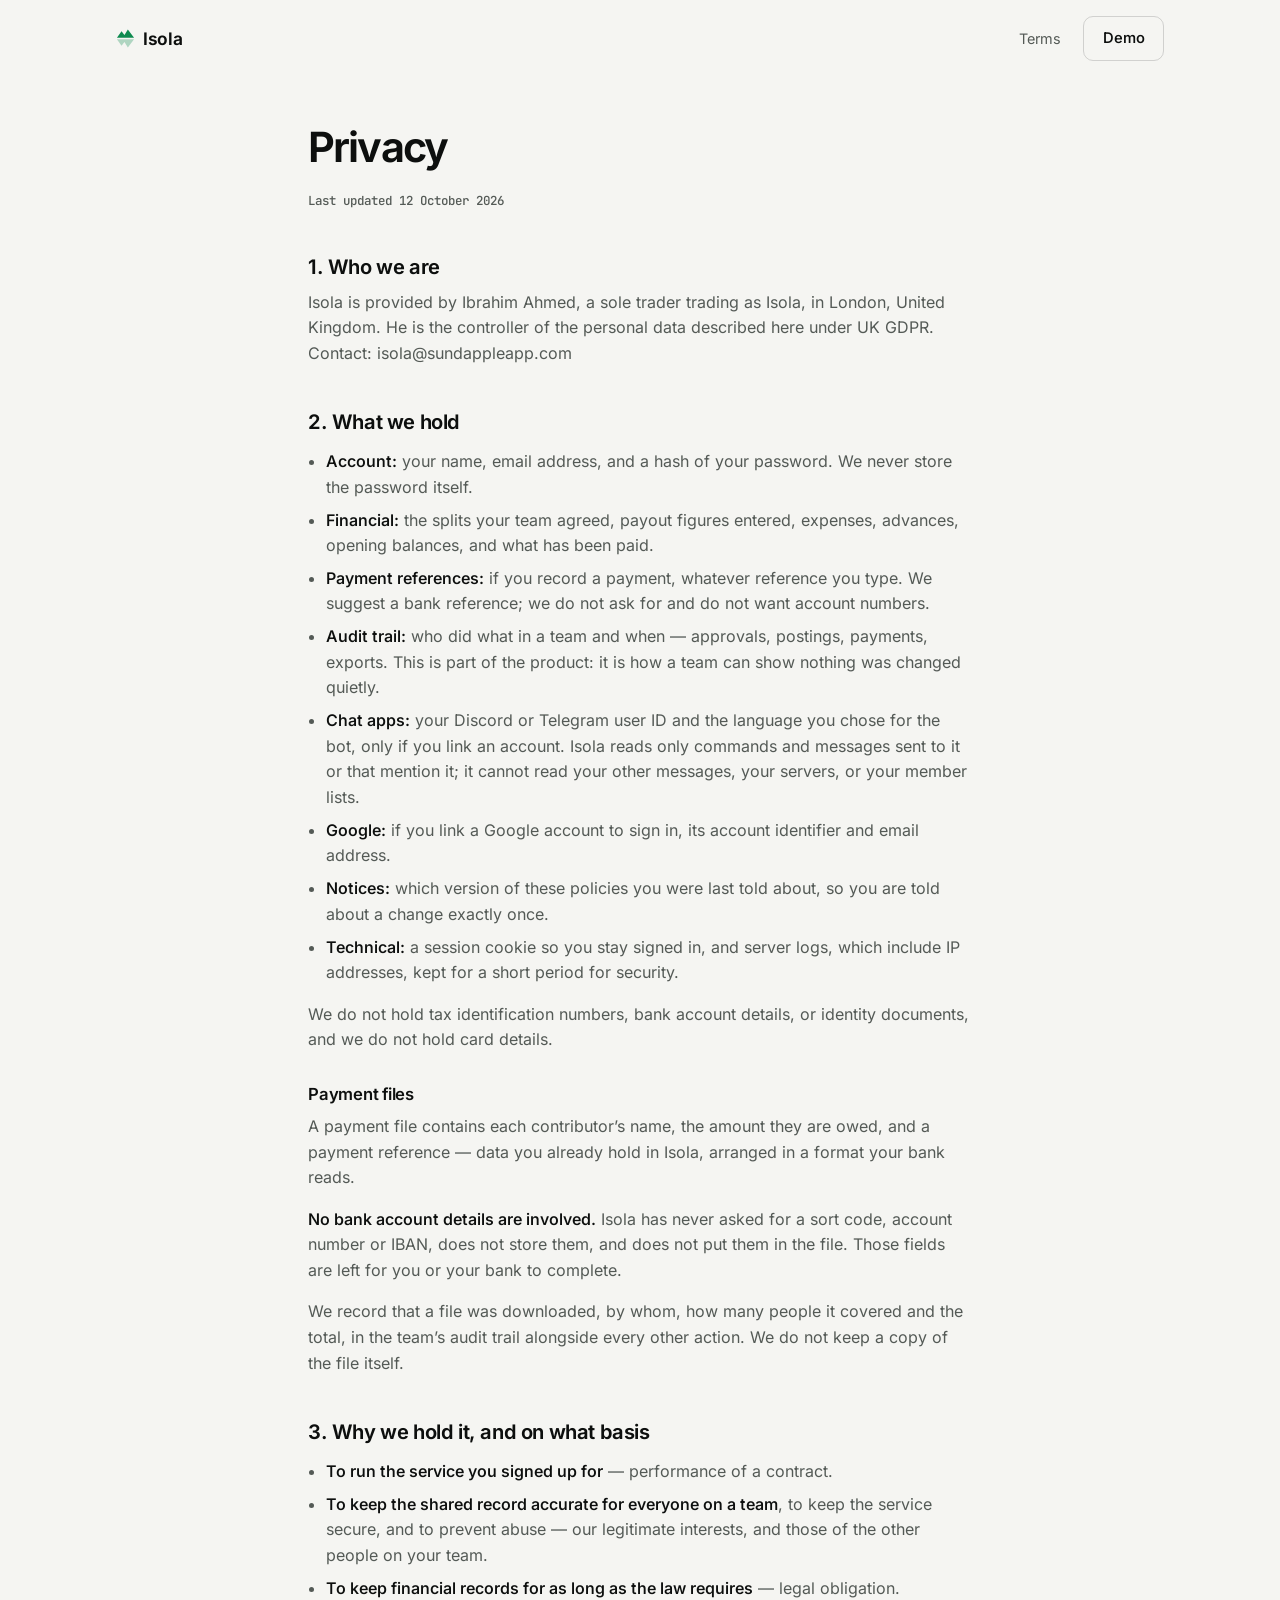
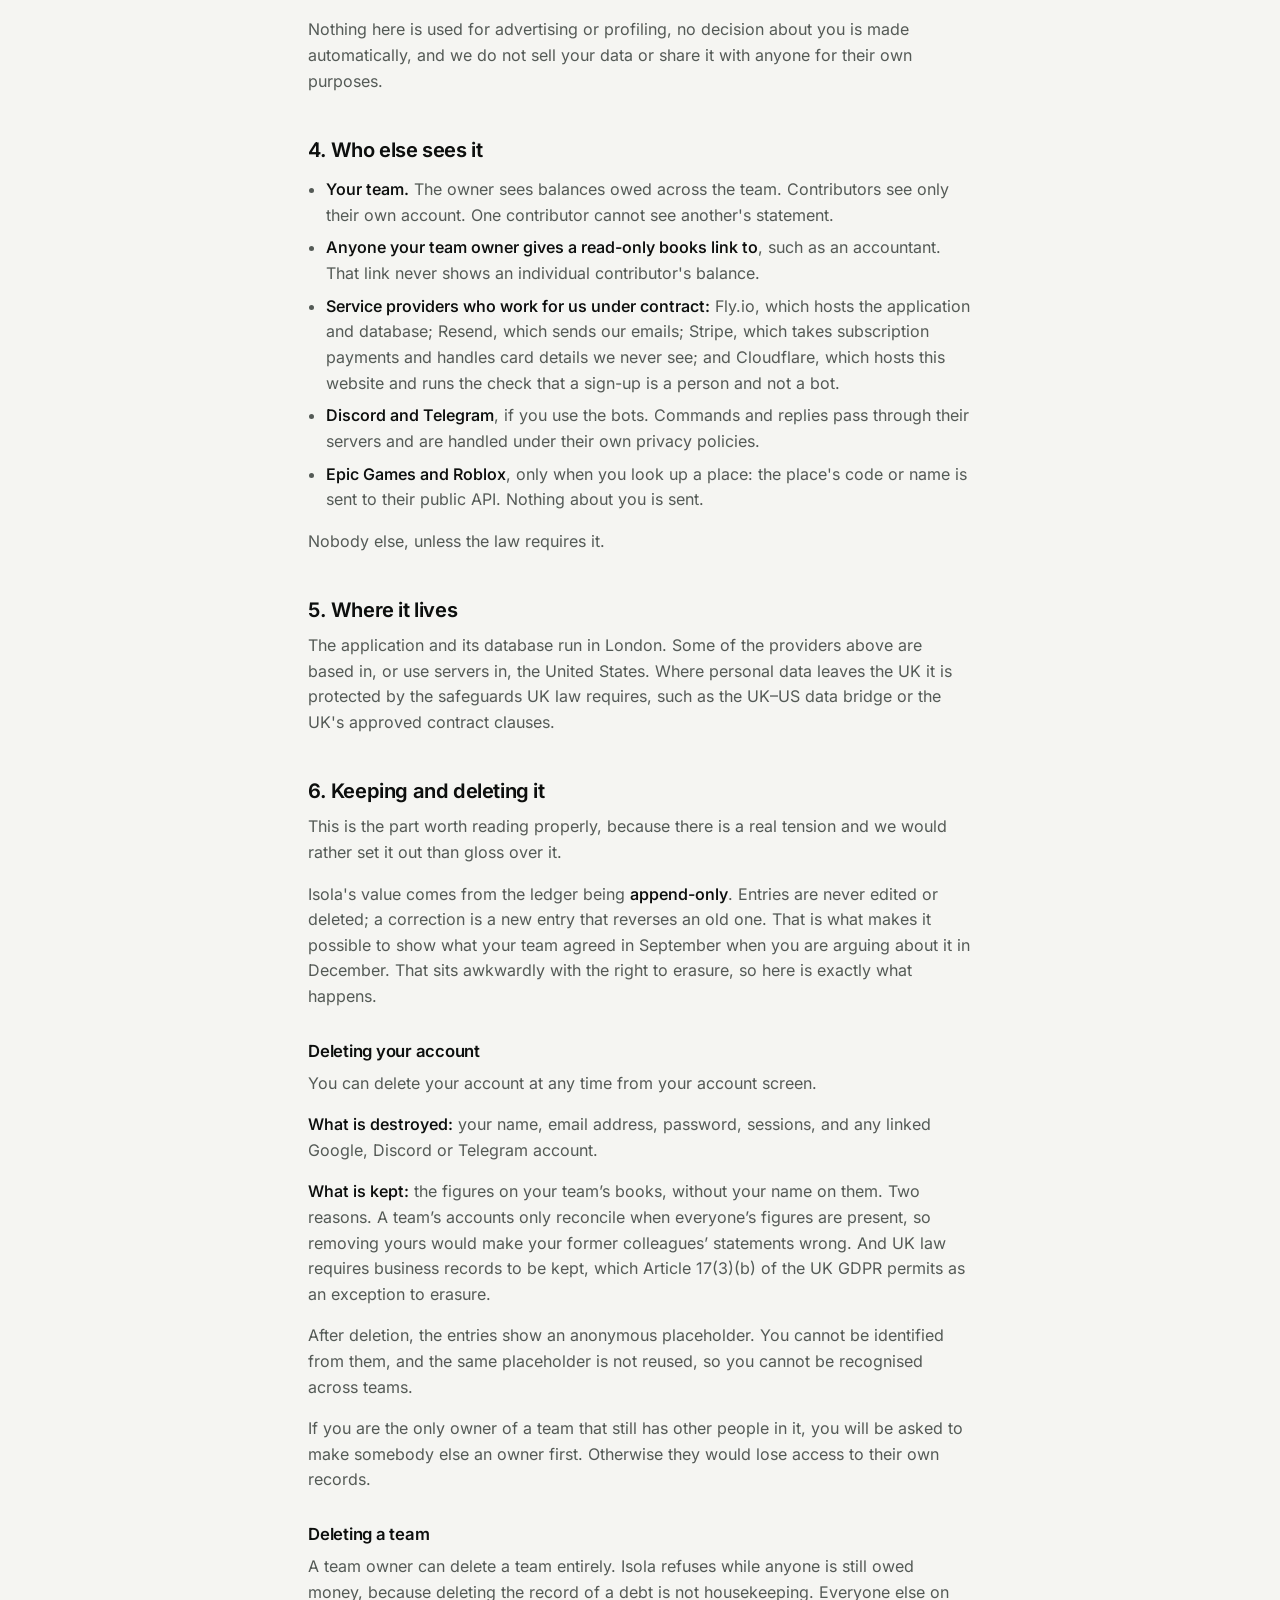
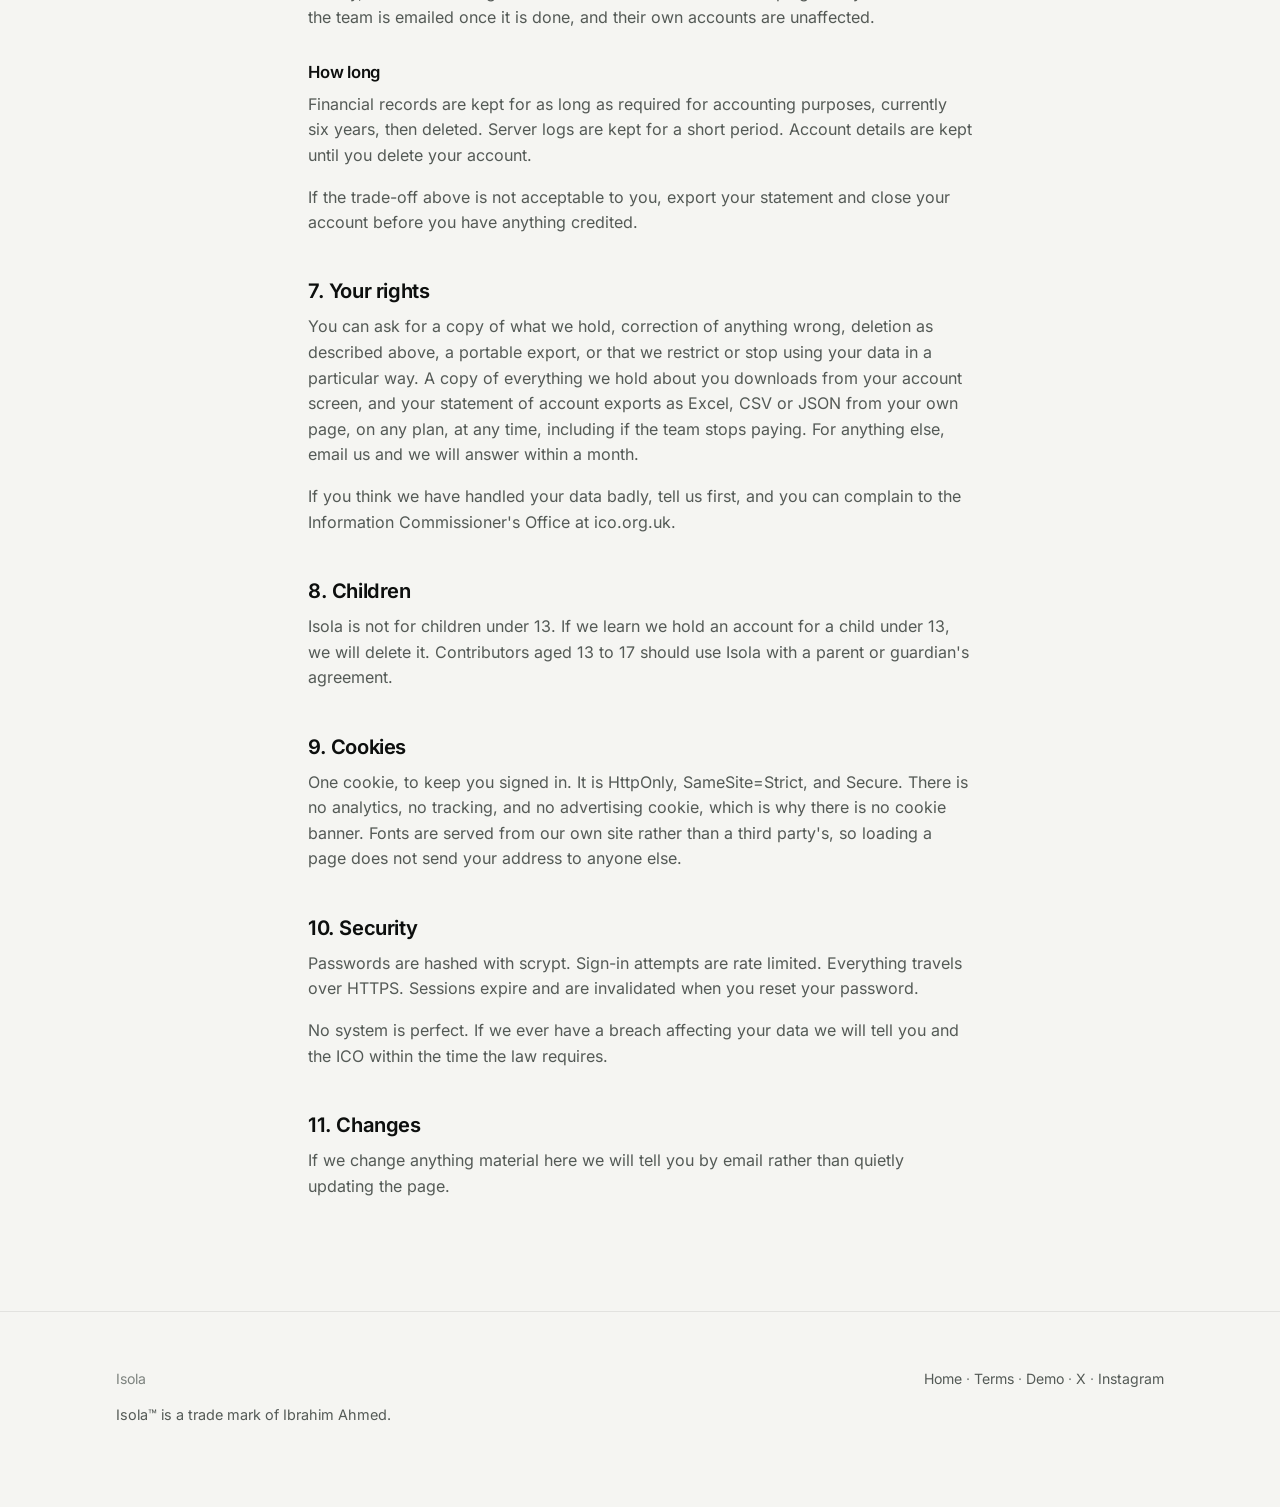
<file: privacy.html>
<!DOCTYPE html>
<html lang="en">
<head>
<meta charset="utf-8" />
<meta name="viewport" content="width=device-width, initial-scale=1" />
<title>Privacy — Isola</title>
<meta name="description" content="Privacy policy for Isola." />
<meta property="og:title" content="Privacy — Isola" />
<meta property="og:description" content="Privacy policy for Isola." />
<link rel="canonical" href="https://isola.gg/privacy" />
<meta property="og:type" content="website" />
<meta property="og:url" content="https://isola.gg/privacy" />
<meta property="og:site_name" content="Isola" />
<meta property="og:image" content="https://isola.gg/favicon.png" />
<meta name="twitter:card" content="summary" />
<meta name="twitter:title" content="Privacy — Isola" />
<meta name="twitter:description" content="Privacy policy for Isola." />
<meta name="robots" content="index, follow, max-image-preview:large, max-snippet:-1" />
<link rel="icon" href="/favicon.ico" sizes="any" />
<link rel="icon" type="image/png" href="/favicon.png" />
<link rel="preload" href="/fonts/inter.woff2" as="font" type="font/woff2" crossorigin />
<link rel="stylesheet" href="/style.css" />
</head>
<body>

<header class="top">
<div class="wrap">
  <nav>
    <a href="/" class="mark"><svg class="mark-icon" viewBox="80 84 352 372" aria-hidden="true" fill="currentColor"><path d="M88 256 L178 128 L236 202 L302 92 L424 256 Z"/><path opacity=".3" d="M88 284 L178 412 L236 338 L302 448 L424 284 Z"/></svg>Isola</a>
    <div class="links">
      <a href="/terms" class="quiet">Terms</a>
      <a href="/demo" class="btn">Demo</a>
    </div>
  </nav>
</div>
</header>


<main>
<div class="wrap prose">
  <section style="padding-top:3rem">
    <h1>Privacy</h1>
    <p class="updated">Last updated 12 October 2026</p>

    <h2>1. Who we are</h2>
    <p>Isola is provided by Ibrahim Ahmed, a sole trader trading as Isola, in London, United
      Kingdom. He is the controller of the personal data described here under UK GDPR.
      Contact: isola@sundappleapp.com</p>

    <h2>2. What we hold</h2>
    <ul>
      <li><strong>Account:</strong> your name, email address, and a hash of your
        password. We never store the password itself.</li>
      <li><strong>Financial:</strong> the splits your team agreed, payout
        figures entered, expenses, advances, opening balances, and what has been paid.</li>
      <li><strong>Payment references:</strong> if you record a payment, whatever
        reference you type. We suggest a bank reference; we do not ask for and
        do not want account numbers.</li>
      <li><strong>Audit trail:</strong> who did what in a team and when &mdash; approvals,
        postings, payments, exports. This is part of the product: it is how a team can show
        nothing was changed quietly.</li>
      <li><strong>Chat apps:</strong> your Discord or Telegram user ID and the language you
        chose for the bot, only if you link an account. Isola reads only commands and messages
        sent to it or that mention it; it cannot read your other messages, your servers, or
        your member lists.</li>
      <li><strong>Google:</strong> if you link a Google account to sign in, its account
        identifier and email address.</li>
      <li><strong>Notices:</strong> which version of these policies you were last told
        about, so you are told about a change exactly once.</li>
      <li><strong>Technical:</strong> a session cookie so you stay signed in, and server logs,
        which include IP addresses, kept for a short period for security.</li>
    </ul>
    <p>We do not hold tax identification numbers, bank account details, or
      identity documents, and we do not hold card details.</p>

    <h3>Payment files</h3>
    <p>A payment file contains each contributor&rsquo;s name, the amount they are owed, and a
      payment reference &mdash; data you already hold in Isola, arranged in a format your bank
      reads.</p>
    <p><strong>No bank account details are involved.</strong> Isola has never asked for a sort
      code, account number or IBAN, does not store them, and does not put them in the file. Those
      fields are left for you or your bank to complete.</p>
    <p>We record that a file was downloaded, by whom, how many people it covered and the total,
      in the team&rsquo;s audit trail alongside every other action. We do not keep a copy of the
      file itself.</p>

    <h2>3. Why we hold it, and on what basis</h2>
    <ul>
      <li><strong>To run the service you signed up for</strong> &mdash; performance of a
        contract.</li>
      <li><strong>To keep the shared record accurate for everyone on a team</strong>, to keep
        the service secure, and to prevent abuse &mdash; our legitimate interests, and those of
        the other people on your team.</li>
      <li><strong>To keep financial records for as long as the law requires</strong> &mdash;
        legal obligation.</li>
    </ul>
    <p>Nothing here is used for advertising or profiling, no decision about you is made
      automatically, and we do not sell your data or share it with anyone for their own
      purposes.</p>

    <h2>4. Who else sees it</h2>
    <ul>
      <li><strong>Your team.</strong> The owner sees balances owed across the
        team. Contributors see only their own account. One contributor cannot
        see another's statement.</li>
      <li><strong>Anyone your team owner gives a read-only books link to</strong>, such as an
        accountant. That link never shows an individual contributor's balance.</li>
      <li><strong>Service providers who work for us under contract:</strong> Fly.io, which
        hosts the application and database; Resend, which sends our emails; Stripe, which
        takes subscription payments and handles card details we never see; and Cloudflare,
        which hosts this website and runs the check that a sign-up is a person and not a
        bot.</li>
      <li><strong>Discord and Telegram</strong>, if you use the bots. Commands and replies
        pass through their servers and are handled under their own privacy policies.</li>
      <li><strong>Epic Games and Roblox</strong>, only when you look up a place: the place's
        code or name is sent to their public API. Nothing about you is sent.</li>
    </ul>
    <p>Nobody else, unless the law requires it.</p>

    <h2>5. Where it lives</h2>
    <p>The application and its database run in London. Some of the providers above are
      based in, or use servers in, the United States. Where personal data leaves the UK it is
      protected by the safeguards UK law requires, such as the UK&ndash;US data bridge or the
      UK's approved contract clauses.</p>

    <h2>6. Keeping and deleting it</h2>
    <p>This is the part worth reading properly, because there is a real tension
      and we would rather set it out than gloss over it.</p>
    <p>Isola's value comes from the ledger being <strong>append-only</strong>.
      Entries are never edited or deleted; a correction is a new entry that
      reverses an old one. That is what makes it possible to show what your
      team agreed in September when you are arguing about it in December.
      That sits awkwardly with the right to erasure, so here is exactly what happens.</p>

    <h3>Deleting your account</h3>
    <p>You can delete your account at any time from your account screen.</p>
    <p><strong>What is destroyed:</strong> your name, email address, password, sessions, and any
      linked Google, Discord or Telegram account.</p>
    <p><strong>What is kept:</strong> the figures on your team&rsquo;s books, without your name on
      them. Two reasons. A team&rsquo;s accounts only reconcile when everyone&rsquo;s figures are
      present, so removing yours would make your former colleagues&rsquo; statements wrong. And
      UK law requires business records to be kept, which Article 17(3)(b) of the UK GDPR permits
      as an exception to erasure.</p>
    <p>After deletion, the entries show an anonymous placeholder. You cannot be identified from
      them, and the same placeholder is not reused, so you cannot be recognised across teams.</p>
    <p>If you are the only owner of a team that still has other people in it, you will be asked to
      make somebody else an owner first. Otherwise they would lose access to their own records.</p>

    <h3>Deleting a team</h3>
    <p>A team owner can delete a team entirely. Isola refuses while anyone is still owed money,
      because deleting the record of a debt is not housekeeping. Everyone else on the team is
      emailed once it is done, and their own accounts are unaffected.</p>

    <h3>How long</h3>
    <p>Financial records are kept for as long as required for accounting purposes,
      currently six years, then deleted. Server logs are kept for a short period. Account
      details are kept until you delete your account.</p>
    <p>If the trade-off above is not acceptable to you, export your statement and
      close your account before you have anything credited.</p>

    <h2>7. Your rights</h2>
    <p>You can ask for a copy of what we hold, correction of anything wrong, deletion as
      described above, a portable export, or that we restrict or stop using your data in a
      particular way. A copy of everything we hold about you downloads from your account
      screen, and your statement of account exports as Excel, CSV or JSON from your own page,
      on any plan, at any time, including if the team stops paying. For anything else, email
      us and we will answer within a month.</p>
    <p>If you think we have handled your data badly, tell us first, and you can
      complain to the Information Commissioner's Office at ico.org.uk.</p>

    <h2>8. Children</h2>
    <p>Isola is not for children under 13. If we learn we hold an account for a child under
      13, we will delete it. Contributors aged 13 to 17 should use Isola with a parent or
      guardian's agreement.</p>

    <h2>9. Cookies</h2>
    <p>One cookie, to keep you signed in. It is HttpOnly, SameSite=Strict, and
      Secure. There is no analytics, no tracking, and no advertising cookie,
      which is why there is no cookie banner. Fonts are served from our own site rather
      than a third party's, so loading a page does not send your address to anyone else.</p>

    <h2>10. Security</h2>
    <p>Passwords are hashed with scrypt. Sign-in attempts are rate limited.
      Everything travels over HTTPS. Sessions expire and are invalidated when
      you reset your password.</p>
    <p>No system is perfect. If we ever have a breach affecting your data we
      will tell you and the ICO within the time the law requires.</p>

    <h2>11. Changes</h2>
    <p>If we change anything material here we will tell you by email rather
      than quietly updating the page.</p>
  </section>
</div>
</main>

<footer>
  <div class="wrap">
    <div style="display:flex; justify-content:space-between; gap:1rem; flex-wrap:wrap">
      <span>Isola</span>
      <span><a href="/">Home</a> · <a href="/terms">Terms</a> · <a href="/demo">Demo</a> · <a href="https://x.com/isolagg" rel="me">X</a> · <a href="https://instagram.com/isola.gg" rel="me">Instagram</a></span>
    </div>
    <p class="small muted" style="margin-top:.8rem">Isola&trade; is a trade mark of Ibrahim Ahmed.</p>
  </div>
</footer>

</body>
</html>
</file>
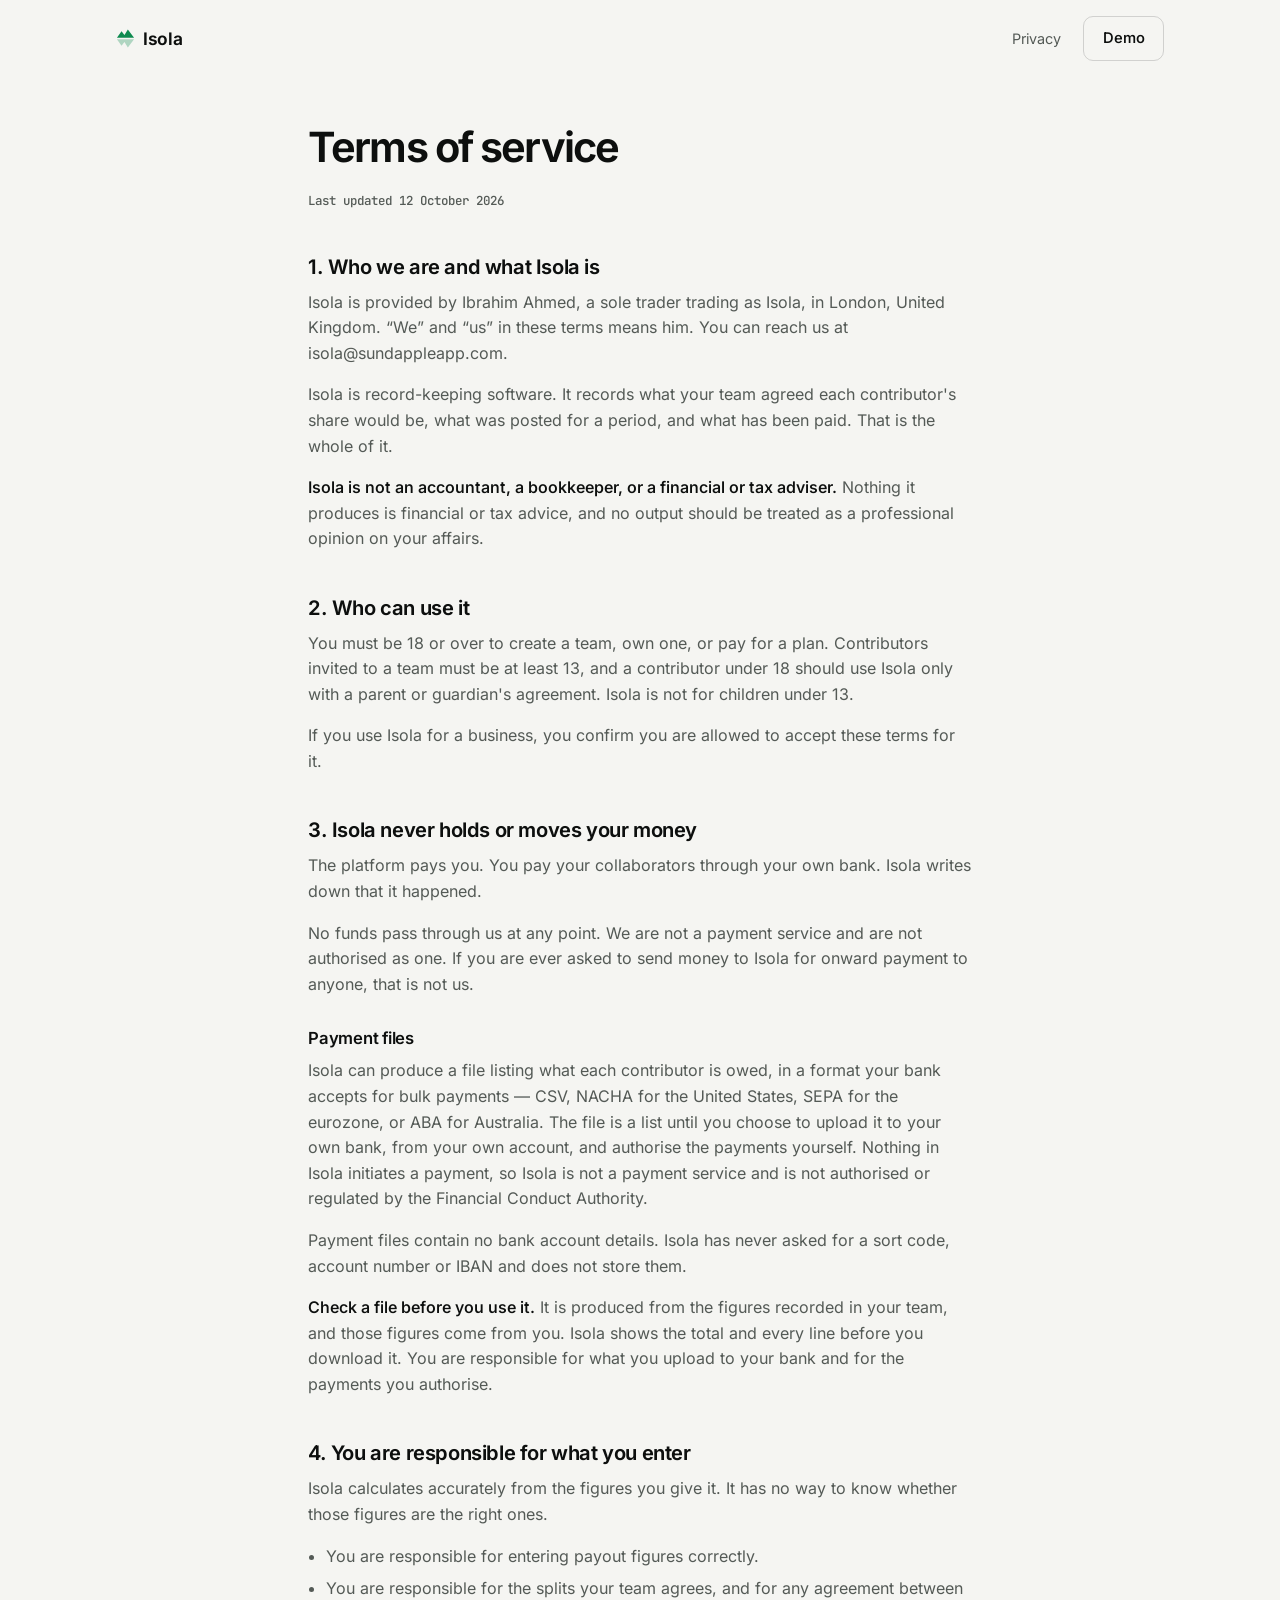
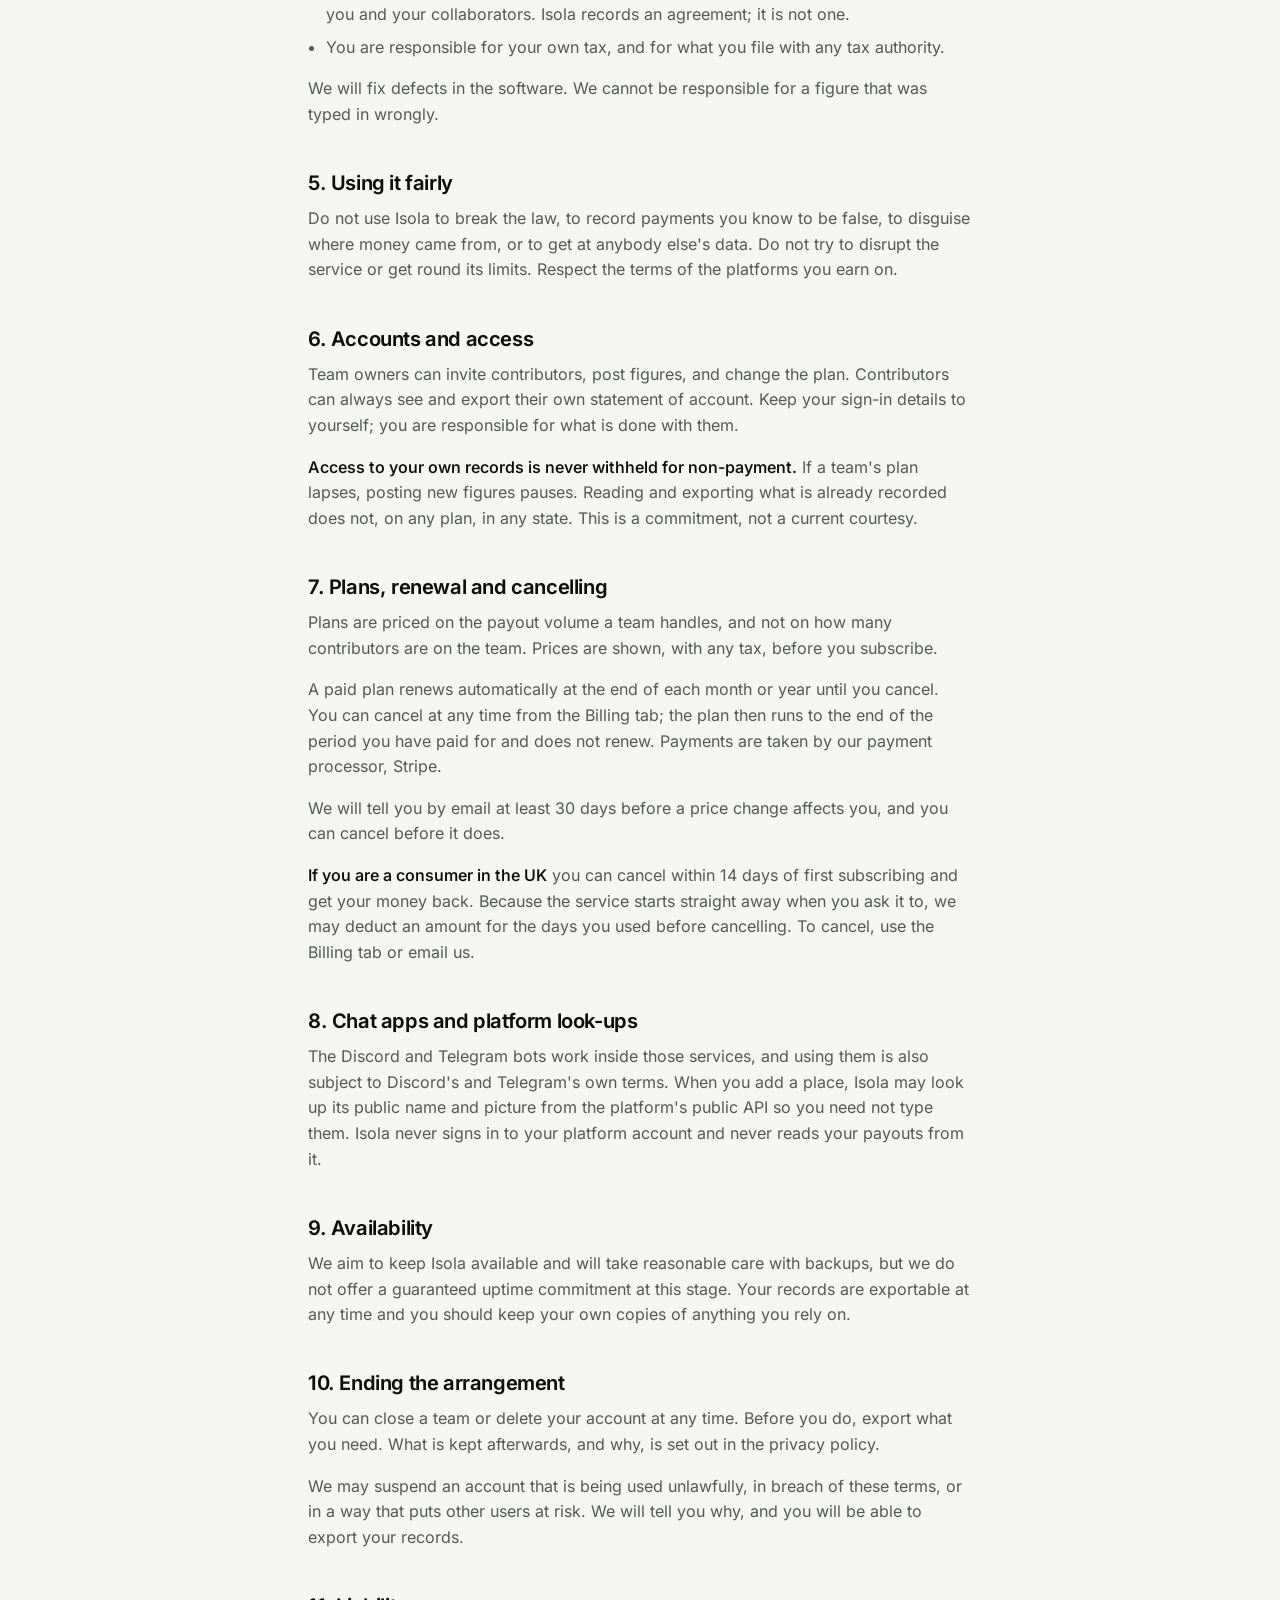
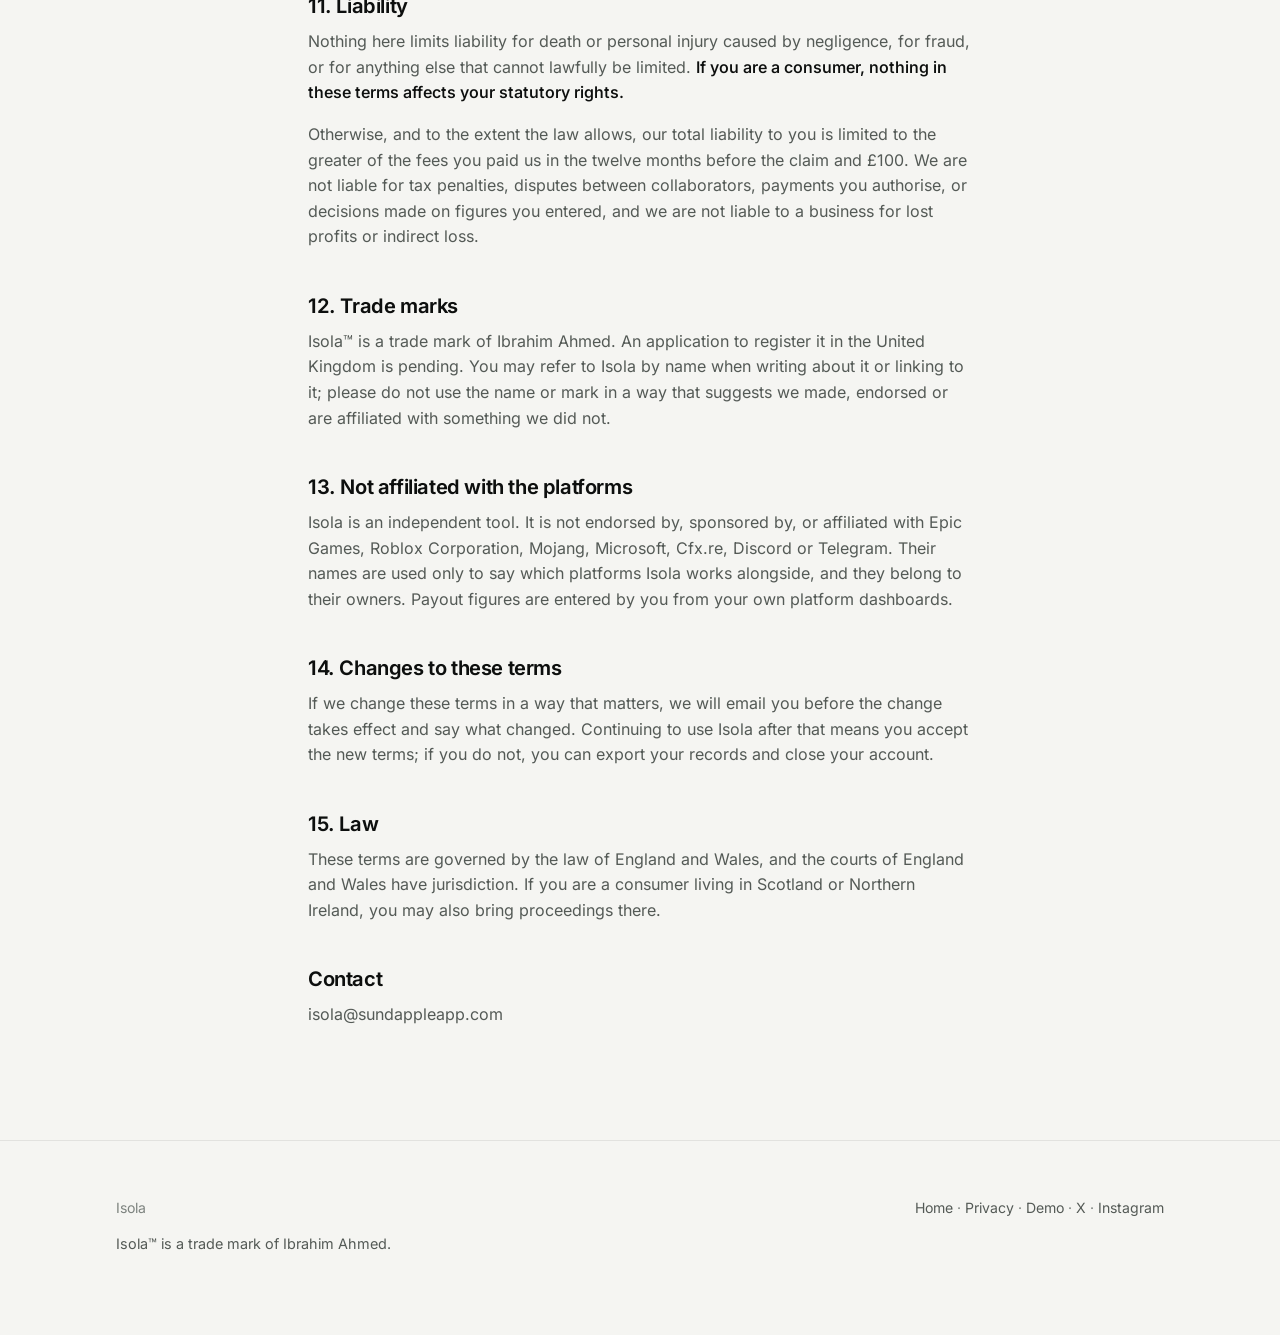
<file: terms.html>
<!DOCTYPE html>
<html lang="en">
<head>
<meta charset="utf-8" />
<meta name="viewport" content="width=device-width, initial-scale=1" />
<title>Terms — Isola</title>
<meta name="description" content="Terms of service for Isola, rev-share bookkeeping for creator teams." />
<meta property="og:title" content="Terms — Isola" />
<meta property="og:description" content="Terms of service for Isola." />
<link rel="canonical" href="https://isola.gg/terms" />
<meta property="og:type" content="website" />
<meta property="og:url" content="https://isola.gg/terms" />
<meta property="og:site_name" content="Isola" />
<meta property="og:image" content="https://isola.gg/favicon.png" />
<meta name="twitter:card" content="summary" />
<meta name="twitter:title" content="Terms — Isola" />
<meta name="twitter:description" content="Terms of service for Isola." />
<meta name="robots" content="index, follow, max-image-preview:large, max-snippet:-1" />
<link rel="icon" href="/favicon.ico" sizes="any" />
<link rel="icon" type="image/png" href="/favicon.png" />
<link rel="preload" href="/fonts/inter.woff2" as="font" type="font/woff2" crossorigin />
<link rel="stylesheet" href="/style.css" />
</head>
<body>

<header class="top">
<div class="wrap">
  <nav>
    <a href="/" class="mark"><svg class="mark-icon" viewBox="80 84 352 372" aria-hidden="true" fill="currentColor"><path d="M88 256 L178 128 L236 202 L302 92 L424 256 Z"/><path opacity=".3" d="M88 284 L178 412 L236 338 L302 448 L424 284 Z"/></svg>Isola</a>
    <div class="links">
      <a href="/privacy" class="quiet">Privacy</a>
      <a href="/demo" class="btn">Demo</a>
    </div>
  </nav>
</div>
</header>


<main>
<div class="wrap prose">
  <section style="padding-top:3rem">
    <h1>Terms of service</h1>
    <p class="updated">Last updated 12 October 2026</p>

    <h2>1. Who we are and what Isola is</h2>
    <p>Isola is provided by Ibrahim Ahmed, a sole trader trading as Isola, in London, United
      Kingdom. &ldquo;We&rdquo; and &ldquo;us&rdquo; in these terms means him. You can reach us at
      isola@sundappleapp.com.</p>
    <p>Isola is record-keeping software. It records what your team agreed each
      contributor's share would be, what was posted for a period, and what has
      been paid. That is the whole of it.</p>
    <p><strong>Isola is not an accountant, a bookkeeper, or a financial or tax
      adviser.</strong> Nothing it produces is financial or tax advice, and no output
      should be treated as a professional opinion on your affairs.</p>

    <h2>2. Who can use it</h2>
    <p>You must be 18 or over to create a team, own one, or pay for a plan. Contributors
      invited to a team must be at least 13, and a contributor under 18 should use Isola only
      with a parent or guardian's agreement. Isola is not for children under 13.</p>
    <p>If you use Isola for a business, you confirm you are allowed to accept these terms for
      it.</p>

    <h2>3. Isola never holds or moves your money</h2>
    <p>The platform pays you. You pay your collaborators through your own bank. Isola
      writes down that it happened.</p>
    <p>No funds pass through us at any point. We are not a payment service and
      are not authorised as one. If you are ever asked to send money to Isola
      for onward payment to anyone, that is not us.</p>

    <h3>Payment files</h3>
    <p>Isola can produce a file listing what each contributor is owed, in a format your bank
      accepts for bulk payments &mdash; CSV, NACHA for the United States, SEPA for the eurozone,
      or ABA for Australia. The file is a list until you choose to upload it to your own bank,
      from your own account, and authorise the payments yourself. Nothing in Isola
      initiates a payment, so Isola is not a payment service and is not authorised or regulated
      by the Financial Conduct Authority.</p>
    <p>Payment files contain no bank account details. Isola has never asked for a sort code,
      account number or IBAN and does not store them.</p>
    <p><strong>Check a file before you use it.</strong> It is produced from the figures recorded
      in your team, and those figures come from you. Isola shows the total and every line before
      you download it. You are responsible for what you upload to your bank and for the payments
      you authorise.</p>

    <h2>4. You are responsible for what you enter</h2>
    <p>Isola calculates accurately from the figures you give it. It has no way
      to know whether those figures are the right ones.</p>
    <ul>
      <li>You are responsible for entering payout figures correctly.</li>
      <li>You are responsible for the splits your team agrees, and for any agreement
        between you and your collaborators. Isola records an agreement; it is not one.</li>
      <li>You are responsible for your own tax, and for what you file with any tax authority.</li>
    </ul>
    <p>We will fix defects in the software. We cannot be responsible for a
      figure that was typed in wrongly.</p>

    <h2>5. Using it fairly</h2>
    <p>Do not use Isola to break the law, to record payments you know to be false, to
      disguise where money came from, or to get at anybody else's data. Do not try to
      disrupt the service or get round its limits. Respect the terms of the platforms you
      earn on.</p>

    <h2>6. Accounts and access</h2>
    <p>Team owners can invite contributors, post figures, and change the plan.
      Contributors can always see and export their own statement of account. Keep your
      sign-in details to yourself; you are responsible for what is done with them.</p>
    <p><strong>Access to your own records is never withheld for non-payment.</strong>
      If a team's plan lapses, posting new figures pauses. Reading and exporting
      what is already recorded does not, on any plan, in any state. This is a
      commitment, not a current courtesy.</p>

    <h2>7. Plans, renewal and cancelling</h2>
    <p>Plans are priced on the payout volume a team handles, and not on how many
      contributors are on the team. Prices are shown, with any tax, before you subscribe.</p>
    <p>A paid plan renews automatically at the end of each month or year until you cancel.
      You can cancel at any time from the Billing tab; the plan then runs to the end of the
      period you have paid for and does not renew. Payments are taken by our payment
      processor, Stripe.</p>
    <p>We will tell you by email at least 30 days before a price change affects you, and
      you can cancel before it does.</p>
    <p><strong>If you are a consumer in the UK</strong> you can cancel within 14 days of first
      subscribing and get your money back. Because the service starts straight away when you
      ask it to, we may deduct an amount for the days you used before cancelling. To cancel,
      use the Billing tab or email us.</p>

    <h2>8. Chat apps and platform look-ups</h2>
    <p>The Discord and Telegram bots work inside those services, and using them is also
      subject to Discord's and Telegram's own terms. When you add a place, Isola may look up
      its public name and picture from the platform's public API so you need not type them.
      Isola never signs in to your platform account and never reads your payouts from it.</p>

    <h2>9. Availability</h2>
    <p>We aim to keep Isola available and will take reasonable care with
      backups, but we do not offer a guaranteed uptime commitment at this
      stage. Your records are exportable at any time and you should keep your
      own copies of anything you rely on.</p>

    <h2>10. Ending the arrangement</h2>
    <p>You can close a team or delete your account at any time. Before you do, export what
      you need. What is kept afterwards, and why, is set out in the privacy policy.</p>
    <p>We may suspend an account that is being used unlawfully, in breach of these terms, or
      in a way that puts other users at risk. We will tell you why, and you will be able to
      export your records.</p>

    <h2>11. Liability</h2>
    <p>Nothing here limits liability for death or personal injury caused by
      negligence, for fraud, or for anything else that cannot lawfully be limited.
      <strong>If you are a consumer, nothing in these terms affects your statutory
      rights.</strong></p>
    <p>Otherwise, and to the extent the law allows, our total liability to you
      is limited to the greater of the fees you paid us in the twelve months before the
      claim and &pound;100. We are not liable for tax penalties, disputes between
      collaborators, payments you authorise, or decisions made on figures you entered,
      and we are not liable to a business for lost profits or indirect loss.</p>

    <h2>12. Trade marks</h2>
    <p>Isola&trade; is a trade mark of Ibrahim Ahmed. An application to register it in the United Kingdom is pending. You may refer to
      Isola by name when writing about it or linking to it; please do not use the name or
      mark in a way that suggests we made, endorsed or are affiliated with something we did
      not.</p>

    <h2>13. Not affiliated with the platforms</h2>
    <p>Isola is an independent tool. It is not endorsed by, sponsored by, or
      affiliated with Epic Games, Roblox Corporation, Mojang, Microsoft, Cfx.re, Discord or
      Telegram. Their names are used only to say which platforms Isola works alongside, and
      they belong to their owners. Payout figures are entered by you from your own
      platform dashboards.</p>

    <h2>14. Changes to these terms</h2>
    <p>If we change these terms in a way that matters, we will email you before the change
      takes effect and say what changed. Continuing to use Isola after that means you accept
      the new terms; if you do not, you can export your records and close your account.</p>

    <h2>15. Law</h2>
    <p>These terms are governed by the law of England and Wales, and the courts
      of England and Wales have jurisdiction. If you are a consumer living in Scotland or
      Northern Ireland, you may also bring proceedings there.</p>

    <h2>Contact</h2>
    <p>isola@sundappleapp.com</p>
  </section>
</div>
</main>

<footer>
  <div class="wrap">
    <div style="display:flex; justify-content:space-between; gap:1rem; flex-wrap:wrap">
      <span>Isola</span>
      <span><a href="/">Home</a> · <a href="/privacy">Privacy</a> · <a href="/demo">Demo</a> · <a href="https://x.com/isolagg" rel="me">X</a> · <a href="https://instagram.com/isola.gg" rel="me">Instagram</a></span>
    </div>
    <p class="small muted" style="margin-top:.8rem">Isola&trade; is a trade mark of Ibrahim Ahmed.</p>
  </div>
</footer>

</body>
</html>
</file>
<file: style.css>
/* Isola — marketing site.
   Fonts are served from this origin rather than Google Fonts, so loading a
   page does not hand every visitor's IP address to a third party. */
@font-face {
  font-family: 'Inter'; font-style: normal; font-weight: 100 900; font-display: swap;
  src: url('/fonts/inter.woff2') format('woff2');
}
@font-face {
  font-family: 'Isola Mono'; font-style: normal; font-weight: 500; font-display: swap;
  src: url('/fonts/mono.woff2') format('woff2');
}

:root {
  color-scheme: dark;
  --bg:#0B0C0C; --bg-2:#0F1111; --card:#151717; --card-2:#121414; --raised:#1B1E1E;
  --border:rgba(255,255,255,.07); --border-2:rgba(255,255,255,.13);
  --text:#F4F5F4; --text-2:#A4A9A6; --text-3:#6C716E;
  --accent:#5EE6A0; --accent-ink:#06150D; --accent-soft:rgba(94,230,160,.10);
  --amber-bg:rgba(245,165,36,.12); --amber:#F5B547;
  --green-bg:rgba(94,230,160,.10); --green:#5EE6A0;
  --red:#FF8A80;
  --grid:rgba(255,255,255,.035);
  --glow:rgba(94,230,160,.16);
  --shadow:0 1px 0 rgba(255,255,255,.04) inset, 0 30px 60px -30px rgba(0,0,0,.7);
  --radius:16px; --radius-sm:10px;
  --mono:'Isola Mono', ui-monospace, 'SF Mono', Menlo, monospace;
}
@media (prefers-color-scheme: light) {
  :root:not([data-theme="dark"]) {
    color-scheme: light;
    --bg:#F5F5F2; --bg-2:#EFEFEB; --card:#FFFFFF; --card-2:#FAFAF8; --raised:#FFFFFF;
    --border:rgba(0,0,0,.08); --border-2:rgba(0,0,0,.15);
    --text:#0D0F0E; --text-2:#545a56; --text-3:#7d837f;
    --accent:#0E8A4F; --accent-ink:#FFFFFF; --accent-soft:rgba(14,138,79,.08);
    --amber-bg:#FCEFD6; --amber:#8A5A06;
    --green-bg:#DDF3E5; --green:#11733F;
    --red:#B03225;
    --grid:rgba(0,0,0,.045);
    --glow:rgba(14,138,79,.10);
    --shadow:0 1px 2px rgba(0,0,0,.04), 0 24px 48px -28px rgba(0,0,0,.22);
  }
}

* { box-sizing:border-box; }
html { scroll-behavior:smooth; scroll-padding-top:5rem; }
body {
  margin:0; background:var(--bg); color:var(--text);
  font-family:'Inter',system-ui,sans-serif; font-size:16px; line-height:1.6;
  font-feature-settings:'cv11','ss01';
  -webkit-font-smoothing:antialiased; text-rendering:optimizeLegibility;
}
.wrap { max-width:68rem; margin:0 auto; padding:0 1.25rem; }
a { color:inherit; }
code { font-family:var(--mono); font-size:.86em; padding:.1em .35em; border-radius:6px;
       background:var(--card); border:1px solid var(--border); }
::selection { background:var(--accent); color:var(--accent-ink); }
:focus-visible { outline:2px solid var(--accent); outline-offset:3px; border-radius:6px; }

/* ---- Navigation ---------------------------------------------------- */
.top { position:sticky; top:0; z-index:20;
       background:color-mix(in srgb, var(--bg) 78%, transparent);
       backdrop-filter:saturate(1.4) blur(14px); -webkit-backdrop-filter:saturate(1.4) blur(14px);
       border-bottom:1px solid transparent; transition:border-color .2s; }
.top.scrolled { border-bottom-color:var(--border); }
nav { display:flex; align-items:center; justify-content:space-between;
      padding:1rem 0; gap:1rem; flex-wrap:wrap; }
.mark-icon { width:1.1em; height:1.1em; flex:none; color:var(--accent); }
.mark, .wordmark { display:inline-flex; align-items:center; gap:.5rem; }
a.wordmark { text-decoration:none; color:inherit; }
a.wordmark:hover { opacity:.75; }
.mark { font-weight:650; font-size:1.08rem; letter-spacing:-.02em; text-decoration:none; }
nav .links { display:flex; gap:1.4rem; align-items:center; font-size:.9rem; }
nav a.quiet { color:var(--text-2); text-decoration:none; transition:color .15s; }
nav a.quiet:hover { color:var(--text); }
@media (max-width:40rem){ nav .links a.quiet.opt { display:none; } }

/* ---- Buttons ------------------------------------------------------- */
.btn { display:inline-flex; align-items:center; gap:.45rem; padding:.62rem 1.15rem;
       border-radius:var(--radius-sm); font-size:.92rem; font-weight:550; text-decoration:none;
       border:1px solid var(--border-2); color:var(--text); background:transparent;
       transition:background .15s, transform .15s, box-shadow .15s, border-color .15s; }
.btn:hover { background:var(--card); border-color:var(--text-3); }
.btn.solid { background:var(--accent); color:var(--accent-ink); border-color:var(--accent);
             box-shadow:0 8px 24px -10px var(--glow), 0 0 0 1px rgba(255,255,255,.08) inset; }
.btn.solid:hover { transform:translateY(-1px); filter:brightness(1.06); }
.btn .arr { transition:transform .15s; }
.btn:hover .arr { transform:translateX(2px); }

/* ---- Type ---------------------------------------------------------- */
section { padding:6rem 0; }
h1 { font-size:clamp(2.3rem,5.6vw,3.9rem); line-height:1.03; letter-spacing:-.045em;
     font-weight:650; margin:0 0 1.35rem; max-width:16ch; text-wrap:balance; }
h1 em { font-style:normal; color:var(--accent); }
h2 { font-size:clamp(1.65rem,3.4vw,2.45rem); line-height:1.1; letter-spacing:-.035em;
     font-weight:640; margin:0 0 .9rem; max-width:24ch; text-wrap:balance; }
h3 { font-size:1.04rem; font-weight:600; margin:0 0 .45rem; letter-spacing:-.015em; }
p { margin:0 0 1rem; }
.lede { font-size:1.12rem; color:var(--text-2); max-width:50ch; line-height:1.6; }
.eyebrow { display:inline-flex; align-items:center; gap:.6rem; font-family:var(--mono);
           font-size:.74rem; color:var(--accent); text-transform:uppercase;
           letter-spacing:.14em; margin-bottom:1.1rem; }
.eyebrow b { font-weight:500; color:var(--text-3); }
.muted { color:var(--text-2); }
.small { font-size:.9rem; }
.num { font-family:var(--mono); font-variant-numeric:tabular-nums; letter-spacing:-.01em; }

/* ---- Hero ---------------------------------------------------------- */
.hero-band { position:relative; overflow:hidden; }
.hero-band::before { content:''; position:absolute; inset:0; pointer-events:none;
  background-image:linear-gradient(var(--grid) 1px, transparent 1px),
                   linear-gradient(90deg, var(--grid) 1px, transparent 1px);
  background-size:56px 56px;
  -webkit-mask-image:radial-gradient(ellipse 70% 60% at 60% 30%, #000 30%, transparent 75%);
          mask-image:radial-gradient(ellipse 70% 60% at 60% 30%, #000 30%, transparent 75%); }
.hero-band::after { content:''; position:absolute; width:46rem; height:46rem; right:-12rem; top:-18rem;
  background:radial-gradient(circle, var(--glow), transparent 62%); pointer-events:none; }
.hero { position:relative; z-index:1; display:grid; grid-template-columns:1fr; gap:3.5rem;
        align-items:center; padding:4.5rem 0 6rem; }
@media (min-width:58rem){ .hero { grid-template-columns:1.05fr .95fr; gap:4.5rem; padding-top:6rem; } }
.badge { display:inline-flex; align-items:center; gap:.5rem; font-size:.8rem; color:var(--text-2);
         padding:.32rem .8rem .32rem .45rem; border:1px solid var(--border-2); border-radius:999px;
         background:var(--card-2); margin-bottom:1.5rem; }
.badge i { font-style:normal; font-family:var(--mono); font-size:.7rem; color:var(--accent-ink);
           background:var(--accent); padding:.08rem .45rem; border-radius:999px; }
.cta-row { display:flex; gap:.7rem; flex-wrap:wrap; margin-top:1.9rem; }
.fine { font-size:.85rem; color:var(--text-3); margin-top:1.1rem; }

/* The signature: a real statement of account, revealed line by line so
   you watch the estimate get reversed. It is the whole product. */
.ledger-stack { position:relative; }
.ledger { position:relative; background:var(--card); border:1px solid var(--border-2);
          border-radius:var(--radius); padding:1.4rem 1.5rem 1.3rem; box-shadow:var(--shadow); }
.ledger-stack::before { content:''; position:absolute; inset:14px -14px -14px 14px;
  border:1px solid var(--border); border-radius:var(--radius); background:var(--card-2); }
.ledger .cap { font-size:.8rem; color:var(--text-3); margin-bottom:1rem;
               display:flex; justify-content:space-between; align-items:center; gap:1rem; }
.ledger .cap strong { color:var(--text); font-weight:600; font-size:.9rem; }
.ledger .locked { font-family:var(--mono); font-size:.7rem; letter-spacing:.06em; text-transform:uppercase;
                  color:var(--accent); background:var(--accent-soft); padding:.18rem .55rem; border-radius:999px; }
.ledger table { width:100%; border-collapse:collapse; }
.ledger td { padding:.7rem 0; border-bottom:1px dashed var(--border-2); font-size:.92rem; vertical-align:top; }
.ledger td.r { font-family:var(--mono); font-variant-numeric:tabular-nums; font-size:.86rem; padding-left:.8rem; white-space:nowrap; }
.ledger tr:last-child td { border-bottom:none; }
.ledger .r { text-align:right; }
.ledger .neg { color:var(--red); }
.ledger .pos { color:var(--green); }
.ledger .note { display:block; font-size:.76rem; color:var(--text-3); margin-top:.1rem; }
.ledger tr.struck td:first-child { color:var(--text-2); }
.ledger .foot { display:flex; justify-content:space-between; align-items:baseline;
                border-top:1px solid var(--border-2); margin-top:.4rem; padding-top:1rem; font-weight:550; }
.ledger .foot .num { font-size:1.3rem; color:var(--text); }
.row-anim { opacity:0; transform:translateY(6px); animation:reveal .5s cubic-bezier(.2,.7,.2,1) forwards; }
@keyframes reveal { to { opacity:1; transform:none; } }

.platforms { display:flex; flex-wrap:wrap; gap:.45rem; margin:1.4rem 0 0; padding:0; }
.platforms li { list-style:none; display:inline-flex; align-items:center; gap:.45rem;
  padding:.3rem .8rem; border-radius:999px; border:1px solid var(--border-2);
  background:var(--card-2); font-size:.84rem; font-weight:500; color:var(--text-2); }
.platforms li span { width:6px; height:6px; border-radius:50%; background:var(--accent);
  box-shadow:0 0 0 3px var(--accent-soft); }

/* ---- Sections ------------------------------------------------------ */
.band { border-top:1px solid var(--border); }
.band.alt { background:var(--bg-2); }
.head { display:grid; gap:.2rem; margin-bottom:2.6rem; }
.head.split { grid-template-columns:1fr; align-items:end; }
@media (min-width:58rem){ .head.split { grid-template-columns:1.1fr .9fr; gap:3rem; } .head.split .lede { margin:0 0 .5rem; } }

.grid { display:grid; gap:1rem; grid-template-columns:repeat(auto-fit,minmax(16rem,1fr)); }
.card { position:relative; background:var(--card); border:1px solid var(--border);
        border-radius:var(--radius); padding:1.5rem; transition:border-color .2s, transform .2s; }
.card:hover { border-color:var(--border-2); }
.card p { margin:0; color:var(--text-2); font-size:.94rem; }
.card .idx { display:block; font-family:var(--mono); font-size:.72rem; color:var(--text-3);
             margin-bottom:1.6rem; letter-spacing:.06em; }
.card .glyph { display:inline-grid; place-items:center; width:2.1rem; height:2.1rem; border-radius:9px;
               background:var(--accent-soft); color:var(--accent); margin-bottom:1.2rem; }
.card .glyph svg { width:1.05rem; height:1.05rem; }

.steps { counter-reset:s; display:grid; gap:1rem; grid-template-columns:repeat(auto-fit,minmax(14rem,1fr)); }
.step { counter-increment:s; position:relative; padding:1.4rem 1.4rem 1.5rem;
        border-radius:var(--radius); border:1px solid var(--border); background:var(--card-2); }
.step::before { content:'0' counter(s); display:inline-grid; place-items:center; width:2rem; height:2rem;
  font-family:var(--mono); font-size:.76rem; color:var(--accent); border:1px solid var(--accent-soft);
  background:var(--accent-soft); border-radius:999px; margin-bottom:1.1rem; }
.step p { margin:0; }

.pill { display:inline-block; vertical-align:middle; font-size:.72rem; font-weight:550; padding:.2rem .6rem;
        border-radius:999px; background:var(--green-bg); color:var(--green); margin-left:.35rem; letter-spacing:.01em; }
.pill.amber { background:var(--amber-bg); color:var(--amber); }

ul.ticks { list-style:none; padding:0; margin:1rem 0 0; }
ul.ticks li { padding:.55rem 0 .55rem 1.6rem; border-bottom:1px solid var(--border); position:relative;
              display:flex; justify-content:space-between; gap:1rem; font-size:.93rem; break-inside:avoid; }
ul.ticks li::before { content:''; position:absolute; left:.1rem; top:.95rem; width:.7rem; height:.38rem;
  border-left:2px solid var(--accent); border-bottom:2px solid var(--accent); transform:rotate(-45deg); }
ul.ticks li:last-child { border-bottom:none; }
ul.ticks.cols { columns:2; column-gap:2.5rem; }
@media (max-width:44rem){ ul.ticks.cols { columns:1; } }

/* ---- Chat showcase -------------------------------------------------
   Styled to read as a chat without borrowing Discord's or Telegram's own
   colours, so it demonstrates the bot rather than implying an endorsement. */
.chat-pair { display:grid; gap:1rem; grid-template-columns:1fr; }
@media (min-width:58rem){ .chat-pair { grid-template-columns:1.25fr 1fr; align-items:start; } }
.chat { background:var(--card); border:1px solid var(--border-2); border-radius:var(--radius);
        padding:1.2rem 1.35rem; box-shadow:var(--shadow); }
.chat .who { display:flex; align-items:center; gap:.6rem; margin-bottom:.8rem; font-size:.85rem; }
.chat .who .av { width:1.75rem; height:1.75rem; border-radius:8px; display:grid; place-items:center;
                 background:var(--accent-soft); color:var(--accent); }
.chat .who .av svg { width:.95rem; height:.95rem; }
.chat .who b { font-weight:600; }
.chat .who .tag { font-size:.66rem; font-weight:600; letter-spacing:.04em; padding:.05rem .35rem; border-radius:4px;
                  background:var(--accent); color:var(--accent-ink); }
.chat .cmd { font-family:var(--mono); font-size:.82rem; color:var(--text-3); margin-bottom:.8rem; }
.chat .cmd b { color:var(--text-2); font-weight:500; }
.chat .line { font-size:.9rem; line-height:1.85; }
.chat .line .date { font-family:var(--mono); font-size:.76rem; color:var(--text-3); margin-right:.45rem; }
.chat .line .up { color:var(--green); font-family:var(--mono); font-size:.84rem; }
.chat .line .down { color:var(--red); font-family:var(--mono); font-size:.84rem; }
.chat .owed { margin-top:.9rem; padding-top:.8rem; border-top:1px solid var(--border); font-weight:550; }
.chat .only-you { margin-top:.7rem; font-size:.78rem; color:var(--text-3); display:flex; align-items:center; gap:.4rem; }
.chat .btns { display:flex; gap:.5rem; margin-top:1rem; }
.chat .btns span { font-size:.82rem; font-weight:550; padding:.45rem 1rem; border-radius:var(--radius-sm); }
.chat .btns .yes { background:var(--accent); color:var(--accent-ink); }
.chat .btns .no  { background:var(--card-2); color:var(--text-2); border:1px solid var(--border-2); }

/* ---- Pricing ------------------------------------------------------- */
.plans-grid { display:grid; gap:1rem; grid-template-columns:repeat(auto-fit,minmax(13rem,1fr)); }
.plan { display:flex; flex-direction:column; background:var(--card); border:1px solid var(--border);
        border-radius:var(--radius); padding:1.5rem; }
.plan.lead { border-color:color-mix(in srgb, var(--accent) 45%, transparent);
             background:linear-gradient(180deg, var(--accent-soft), transparent 55%), var(--card); }
.plan h3 { display:flex; align-items:center; justify-content:space-between; margin-bottom:.25rem; }
.plan .who { font-size:.86rem; color:var(--text-3); margin:0 0 1.4rem; }
.plan .price { font-size:2.3rem; font-weight:650; letter-spacing:-.04em; line-height:1; }
.plan .price small { font-size:.88rem; font-weight:450; color:var(--text-3); letter-spacing:0; margin-left:.2rem; }
.plan .cap { margin-top:1.3rem; padding-top:1rem; border-top:1px solid var(--border);
             font-size:.86rem; color:var(--text-2); }
.plan .cap .num { color:var(--text); }

.platform-grid { display:grid; grid-template-columns:repeat(auto-fit,minmax(13rem,1fr)); gap:.9rem; margin-top:1.4rem; }
.platform-card { border:1px solid var(--border); border-radius:12px; padding:1.1rem 1.15rem; background:var(--card-2); }
.platform-card h4 { margin:0 0 .1rem; font-size:1rem; letter-spacing:-.01em; }
.platform-card .what { font-size:.8rem; color:var(--text-3); margin:0 0 .7rem; }
.platform-card ul { margin:0; padding:0; list-style:none; }
.platform-card li { font-size:.84rem; color:var(--text-2); padding:.2rem 0; display:flex; gap:.5rem; align-items:baseline; }
.platform-card li::before { content:''; width:4px; height:4px; border-radius:50%; background:var(--text-3); flex:none; transform:translateY(-2px); }
.platform-card .moves { margin:.8rem 0 0; font-size:.78rem; color:var(--text-3); line-height:1.5; }

.stack > * + * { margin-top:1rem; }
.addons { display:grid; gap:1.5rem; grid-template-columns:repeat(auto-fit,minmax(14rem,1fr)); margin-top:1.2rem; }
.addons h4 { margin:0 0 .2rem; font-size:.9rem; font-weight:600; }
.addons ul.ticks { margin-top:.3rem; }

/* ---- FAQ ----------------------------------------------------------- */
.faq { border-top:1px solid var(--border); }
.faq details { border-bottom:1px solid var(--border); }
.faq summary { list-style:none; cursor:pointer; display:flex; justify-content:space-between; align-items:center;
               gap:1.5rem; padding:1.25rem 0; }
.faq summary::-webkit-details-marker { display:none; }
.faq summary h3 { margin:0; font-size:1.02rem; font-weight:550; }
.faq summary::after { content:''; flex:none; width:.6rem; height:.6rem; border-right:1.5px solid var(--text-3);
  border-bottom:1.5px solid var(--text-3); transform:rotate(45deg) translateY(-3px); transition:transform .2s; }
.faq details[open] summary::after { transform:rotate(-135deg) translateX(-3px); }
.faq summary:hover h3 { color:var(--accent); }
.faq details p { margin:-.3rem 0 1.4rem; color:var(--text-2); max-width:64ch; font-size:.95rem; }

/* ---- Closing CTA --------------------------------------------------- */
.closer { position:relative; overflow:hidden; text-align:center; border:1px solid var(--border-2);
          border-radius:24px; padding:4.5rem 1.5rem; background:var(--card-2); }
.closer::before { content:''; position:absolute; inset:auto -20% -60% -20%; height:120%;
  background:radial-gradient(ellipse at 50% 100%, var(--glow), transparent 60%); pointer-events:none; }
.closer > * { position:relative; }
.closer h2, .closer .lede { margin-left:auto; margin-right:auto; }
.closer .cta-row { justify-content:center; }

/* ---- Footer -------------------------------------------------------- */
footer { padding:3.5rem 0 4rem; border-top:1px solid var(--border); color:var(--text-3); font-size:.88rem; }
footer a { color:var(--text-2); text-decoration:none; }
footer a:hover { color:var(--text); }
.foot-grid { display:flex; justify-content:space-between; gap:2rem; flex-wrap:wrap; }
.foot-links { display:flex; gap:1.3rem; flex-wrap:wrap; }
.legal { margin-top:1.6rem; max-width:62ch; line-height:1.6; }

/* ---- Long-form pages: terms, privacy ------------------------------- */
.prose { max-width:44rem; }
.prose h1 { font-size:clamp(2rem,4vw,2.6rem); }
.prose h2 { margin:2.8rem 0 .75rem; font-size:1.25rem; letter-spacing:-.02em; max-width:none; }
.prose h3 { margin:1.75rem 0 .4rem; }
.prose p, .prose li { color:var(--text-2); }
.prose ul { padding-left:1.1rem; }
.prose li { margin-bottom:.45rem; }
.prose strong { color:var(--text); font-weight:550; }
.prose a { color:var(--accent); }
.updated { font-family:var(--mono); font-size:.78rem; color:var(--text-3); }

@media (prefers-reduced-motion: reduce) {
  html { scroll-behavior:auto; }
  .row-anim { opacity:1; transform:none; animation:none; }
  .btn, .card, .btn .arr { transition:none; }
}
@media (max-width:40rem){ .ledger-stack::before { inset:10px -6px -10px 10px; } }
</file>
